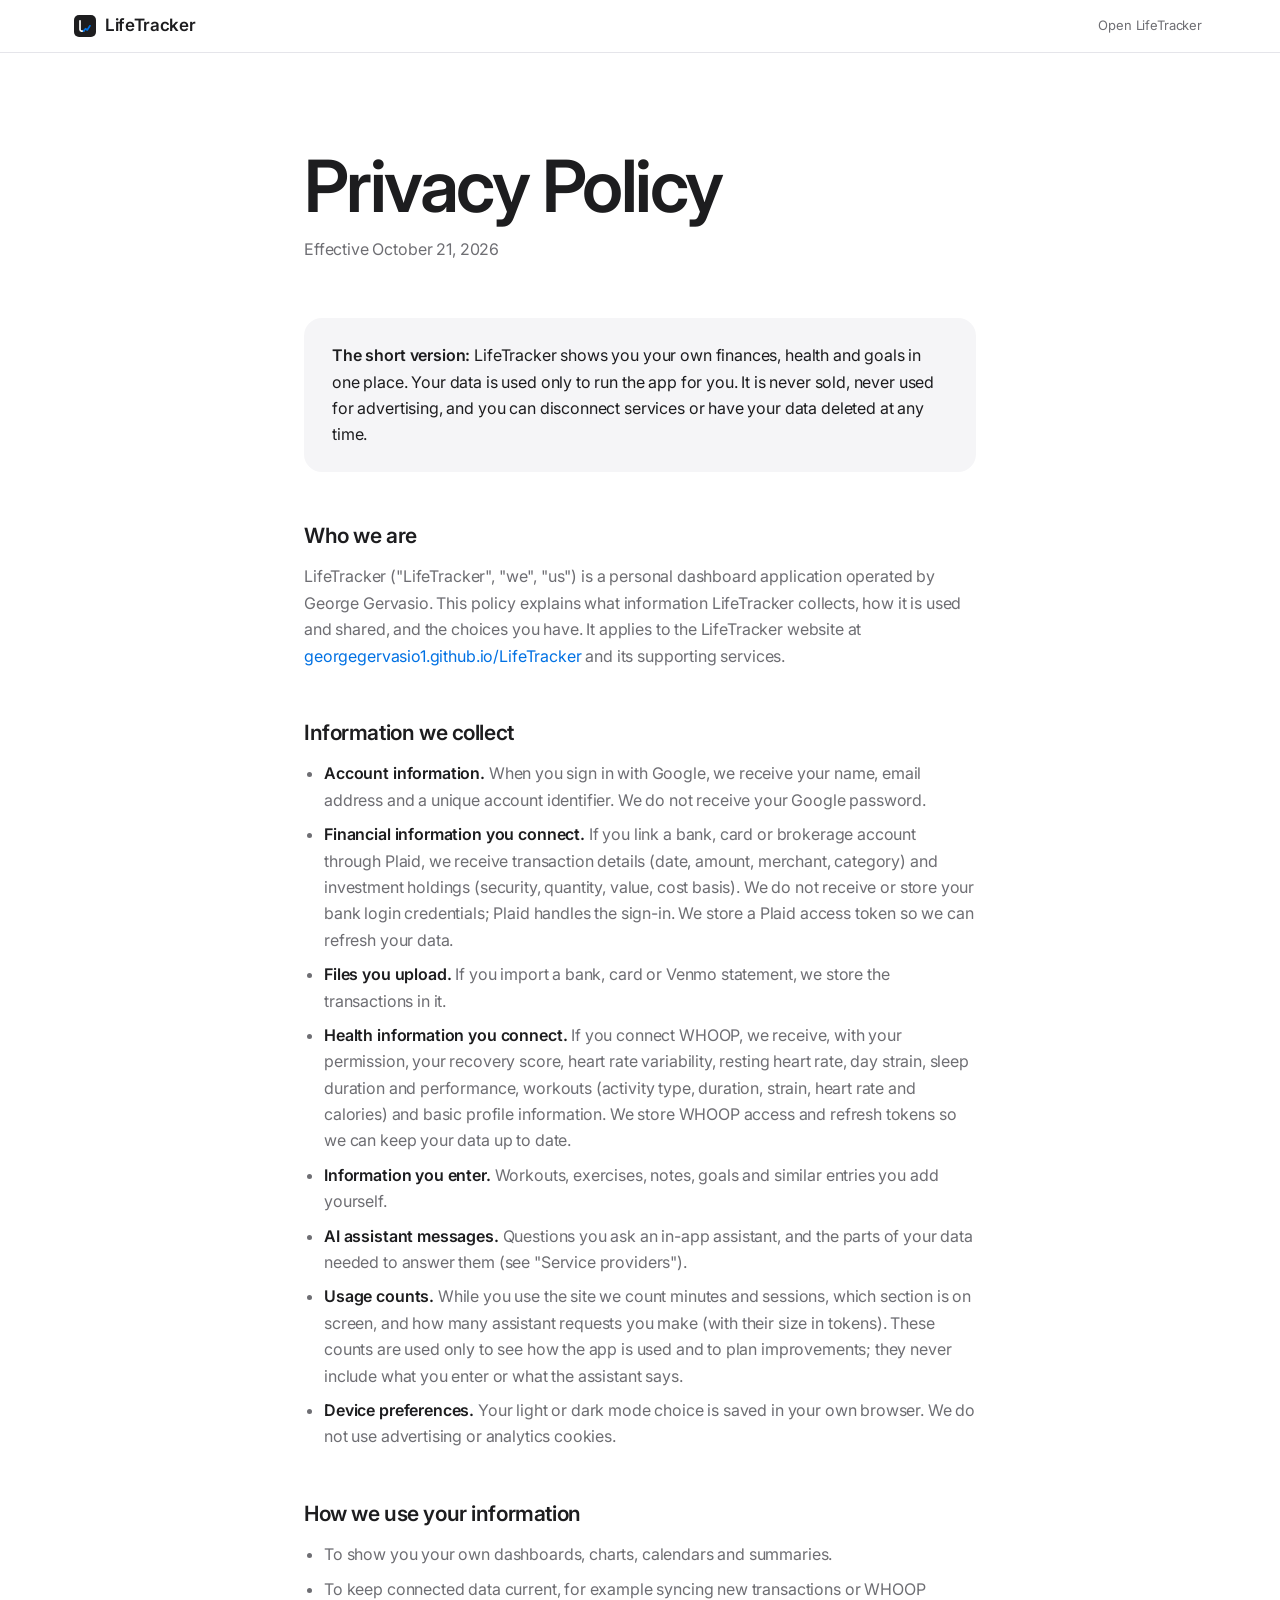
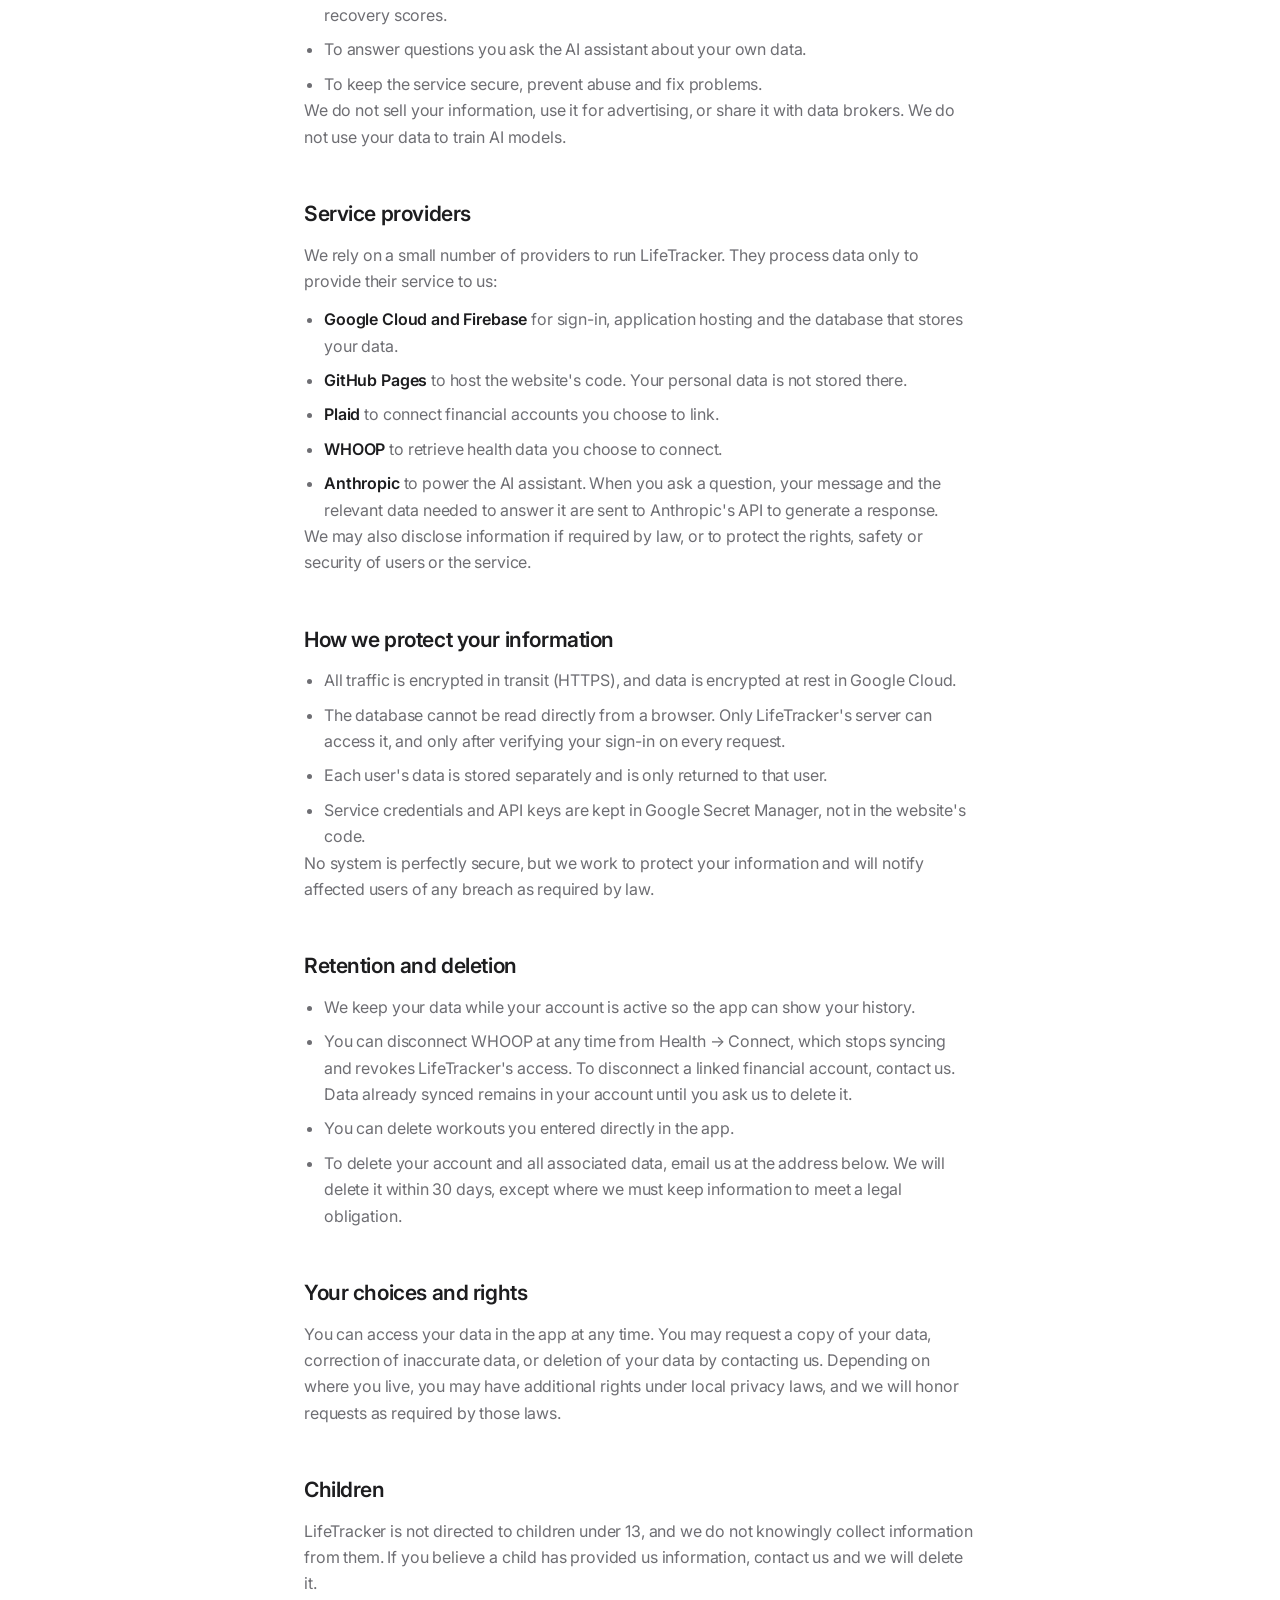
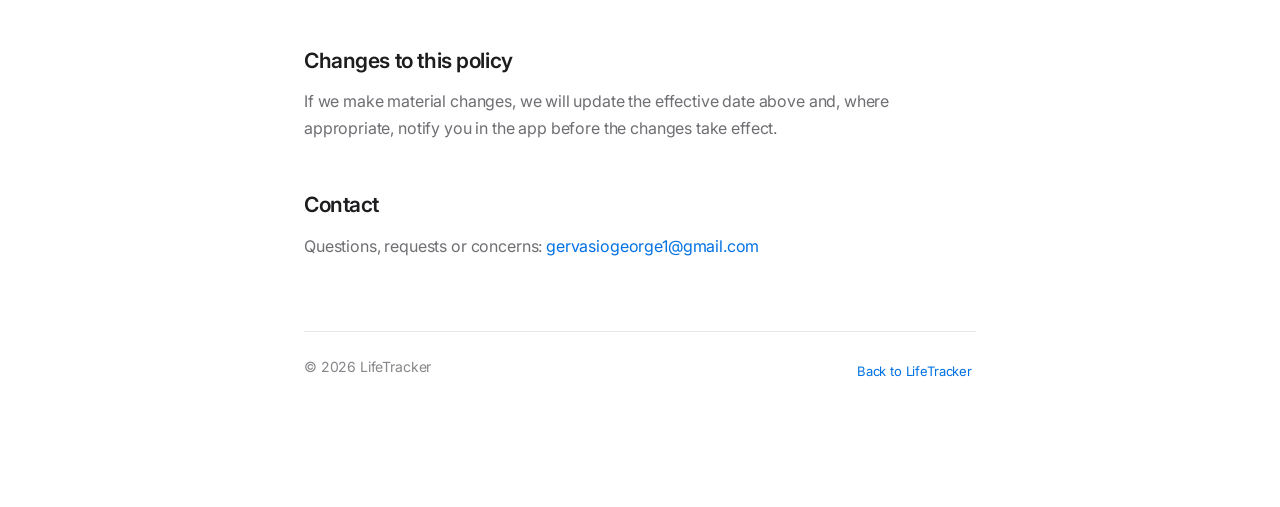
<file: frontend/privacy.html>
<!doctype html>
<html lang="en">
<head>
  <meta charset="utf-8" />
  <meta name="viewport" content="width=device-width, initial-scale=1" />
  <meta name="color-scheme" content="light dark" />
  <title>Privacy Policy · LifeTracker</title>
  <meta name="description" content="How LifeTracker collects, uses, stores and deletes your data." />
  <link rel="icon" href="favicon.svg" type="image/svg+xml" />
  <link rel="apple-touch-icon" href="apple-touch-icon.png" />
  <link rel="preconnect" href="https://fonts.googleapis.com" />
  <link href="https://fonts.googleapis.com/css2?family=Inter:wght@400;500;600;700&display=swap" rel="stylesheet" />
  <link rel="stylesheet" href="styles.css" />
  <script>try { const t = localStorage.getItem("lt-theme"); if (t) document.documentElement.dataset.theme = t; } catch {}</script>
  <style>
    .legal { max-width: 720px; margin: 0 auto; padding: 96px 24px 120px; }
    .legal h1 { margin-bottom: 12px; }
    .legal .updated { color: var(--text-2); margin-bottom: 56px; }
    .legal h2 { font-size: 21px; font-weight: 600; letter-spacing: -0.02em; margin: 48px 0 12px; }
    .legal p, .legal li { color: var(--text-2); font-size: 16px; line-height: 1.65; }
    .legal p + p { margin-top: 12px; }
    .legal ul { margin: 12px 0 0 20px; display: grid; gap: 8px; }
    .legal strong { color: var(--text); font-weight: 600; }
    .legal a { color: var(--accent); }
    .legal-summary { background: var(--bg-alt); border-radius: var(--radius); padding: 24px 28px; }
    .legal-summary p { color: var(--text); }
    .legal-foot { border-top: 1px solid var(--line); margin-top: 72px; padding-top: 24px; font-size: 14px; color: var(--text-3); display: flex; justify-content: space-between; gap: 16px; flex-wrap: wrap; }
  </style>
</head>
<body>
  <header class="topnav">
    <div class="topnav-inner">
      <a href="./" class="brand"><svg class="brand-mark" viewBox="0 0 512 512" aria-hidden="true"><rect width="512" height="512" rx="116" fill="currentColor"/><path d="M140 136V340a36 36 0 0 0 36 36h44" fill="none" stroke="var(--bg)" stroke-width="40" stroke-linecap="round"/><path d="M220 376l48-56 40 28 64-96" fill="none" stroke="var(--accent)" stroke-width="40" stroke-linecap="round" stroke-linejoin="round"/></svg>LifeTracker</a>
      <span style="flex:1"></span>
      <a href="./" class="text-btn">Open LifeTracker</a>
    </div>
  </header>

  <main class="legal">
    <h1 class="display">Privacy Policy</h1>
    <p class="updated">Effective October 21, 2026</p>

    <div class="legal-summary">
      <p><strong>The short version:</strong> LifeTracker shows you your own finances, health and goals in one place. Your data is used only to run the app for you. It is never sold, never used for advertising, and you can disconnect services or have your data deleted at any time.</p>
    </div>

    <h2>Who we are</h2>
    <p>LifeTracker ("LifeTracker", "we", "us") is a personal dashboard application operated by George Gervasio. This policy explains what information LifeTracker collects, how it is used and shared, and the choices you have. It applies to the LifeTracker website at <a href="https://georgegervasio1.github.io/LifeTracker/">georgegervasio1.github.io/LifeTracker</a> and its supporting services.</p>

    <h2>Information we collect</h2>
    <ul>
      <li><strong>Account information.</strong> When you sign in with Google, we receive your name, email address and a unique account identifier. We do not receive your Google password.</li>
      <li><strong>Financial information you connect.</strong> If you link a bank, card or brokerage account through Plaid, we receive transaction details (date, amount, merchant, category) and investment holdings (security, quantity, value, cost basis). We do not receive or store your bank login credentials; Plaid handles the sign-in. We store a Plaid access token so we can refresh your data.</li>
      <li><strong>Files you upload.</strong> If you import a bank, card or Venmo statement, we store the transactions in it.</li>
      <li><strong>Health information you connect.</strong> If you connect WHOOP, we receive, with your permission, your recovery score, heart rate variability, resting heart rate, day strain, sleep duration and performance, workouts (activity type, duration, strain, heart rate and calories) and basic profile information. We store WHOOP access and refresh tokens so we can keep your data up to date.</li>
      <li><strong>Information you enter.</strong> Workouts, exercises, notes, goals and similar entries you add yourself.</li>
      <li><strong>AI assistant messages.</strong> Questions you ask an in-app assistant, and the parts of your data needed to answer them (see "Service providers").</li>
      <li><strong>Usage counts.</strong> While you use the site we count minutes and sessions, which section is on screen, and how many assistant requests you make (with their size in tokens). These counts are used only to see how the app is used and to plan improvements; they never include what you enter or what the assistant says.</li>
      <li><strong>Device preferences.</strong> Your light or dark mode choice is saved in your own browser. We do not use advertising or analytics cookies.</li>
    </ul>

    <h2>How we use your information</h2>
    <ul>
      <li>To show you your own dashboards, charts, calendars and summaries.</li>
      <li>To keep connected data current, for example syncing new transactions or WHOOP recovery scores.</li>
      <li>To answer questions you ask the AI assistant about your own data.</li>
      <li>To keep the service secure, prevent abuse and fix problems.</li>
    </ul>
    <p>We do not sell your information, use it for advertising, or share it with data brokers. We do not use your data to train AI models.</p>

    <h2>Service providers</h2>
    <p>We rely on a small number of providers to run LifeTracker. They process data only to provide their service to us:</p>
    <ul>
      <li><strong>Google Cloud and Firebase</strong> for sign-in, application hosting and the database that stores your data.</li>
      <li><strong>GitHub Pages</strong> to host the website's code. Your personal data is not stored there.</li>
      <li><strong>Plaid</strong> to connect financial accounts you choose to link.</li>
      <li><strong>WHOOP</strong> to retrieve health data you choose to connect.</li>
      <li><strong>Anthropic</strong> to power the AI assistant. When you ask a question, your message and the relevant data needed to answer it are sent to Anthropic's API to generate a response.</li>
    </ul>
    <p>We may also disclose information if required by law, or to protect the rights, safety or security of users or the service.</p>

    <h2>How we protect your information</h2>
    <ul>
      <li>All traffic is encrypted in transit (HTTPS), and data is encrypted at rest in Google Cloud.</li>
      <li>The database cannot be read directly from a browser. Only LifeTracker's server can access it, and only after verifying your sign-in on every request.</li>
      <li>Each user's data is stored separately and is only returned to that user.</li>
      <li>Service credentials and API keys are kept in Google Secret Manager, not in the website's code.</li>
    </ul>
    <p>No system is perfectly secure, but we work to protect your information and will notify affected users of any breach as required by law.</p>

    <h2>Retention and deletion</h2>
    <ul>
      <li>We keep your data while your account is active so the app can show your history.</li>
      <li>You can disconnect WHOOP at any time from Health → Connect, which stops syncing and revokes LifeTracker's access. To disconnect a linked financial account, contact us. Data already synced remains in your account until you ask us to delete it.</li>
      <li>You can delete workouts you entered directly in the app.</li>
      <li>To delete your account and all associated data, email us at the address below. We will delete it within 30 days, except where we must keep information to meet a legal obligation.</li>
    </ul>

    <h2>Your choices and rights</h2>
    <p>You can access your data in the app at any time. You may request a copy of your data, correction of inaccurate data, or deletion of your data by contacting us. Depending on where you live, you may have additional rights under local privacy laws, and we will honor requests as required by those laws.</p>

    <h2>Children</h2>
    <p>LifeTracker is not directed to children under 13, and we do not knowingly collect information from them. If you believe a child has provided us information, contact us and we will delete it.</p>

    <h2>Changes to this policy</h2>
    <p>If we make material changes, we will update the effective date above and, where appropriate, notify you in the app before the changes take effect.</p>

    <h2>Contact</h2>
    <p>Questions, requests or concerns: <a href="mailto:gervasiogeorge1@gmail.com">gervasiogeorge1@gmail.com</a></p>

    <div class="legal-foot">
      <span>© 2026 LifeTracker</span>
      <a href="./" class="text-btn">Back to LifeTracker</a>
    </div>
  </main>
</body>
</html>
</file>
<file: frontend/styles.css>
/* LifeTracker design system — minimal, typographic, neutral with one accent. */

/* ── Tokens ─────────────────────────────────────────────────────────────── */
:root {
  --bg: #ffffff;
  --bg-alt: #f5f5f7;
  --surface: #ffffff;
  --surface-hover: #fafafa;
  --text: #1d1d1f;
  --text-2: #6e6e73;
  --text-3: #86868b;
  --line: #e5e5ea;
  --line-strong: #d2d2d7;
  --accent: #0071e3;
  --accent-hover: #0077ed;
  --accent-soft: rgba(0,113,227,.08);
  --pos: #1d8a4e;
  --warn: #c76b00;
  --exam: #7d3cd8;
  --neg: #d70015;
  --track: #ececf0;
  --nav-bg: rgba(255,255,255,.78);
  --shadow: 0 1px 2px rgba(0,0,0,.04), 0 8px 24px rgba(0,0,0,.04);
  --radius: 18px;
  --radius-sm: 12px;
  --font: -apple-system, BlinkMacSystemFont, "SF Pro Text", "Inter", "Helvetica Neue", Arial, sans-serif;
  --font-display: -apple-system, BlinkMacSystemFont, "SF Pro Display", "Inter", "Helvetica Neue", Arial, sans-serif;
  --ease: cubic-bezier(.25,.1,.25,1);
  --wrap: 1180px;
  color-scheme: light;
}
@media (prefers-color-scheme: dark) {
  :root:not([data-theme="light"]) {
    --bg: #000000; --bg-alt: #0b0b0c; --surface: #141416; --surface-hover: #1a1a1d;
    --text: #f5f5f7; --text-2: #a1a1a6; --text-3: #6e6e73;
    --line: #232326; --line-strong: #333337;
    --accent: #2997ff; --accent-hover: #47a6ff; --accent-soft: rgba(41,151,255,.12);
    --pos: #30d158; --neg: #ff453a; --track: #232326; --warn: #ff9f0a; --exam: #bf5af2;
    --nav-bg: rgba(0,0,0,.72); --shadow: none;
    color-scheme: dark;
  }
}
:root[data-theme="dark"] {
  --bg: #000000; --bg-alt: #0b0b0c; --surface: #141416; --surface-hover: #1a1a1d;
  --text: #f5f5f7; --text-2: #a1a1a6; --text-3: #6e6e73;
  --line: #232326; --line-strong: #333337;
  --accent: #2997ff; --accent-hover: #47a6ff; --accent-soft: rgba(41,151,255,.12);
  --pos: #30d158; --neg: #ff453a; --track: #232326; --warn: #ff9f0a; --exam: #bf5af2;
  --nav-bg: rgba(0,0,0,.72); --shadow: none;
  color-scheme: dark;
}

/* ── Base ───────────────────────────────────────────────────────────────── */
* { margin: 0; padding: 0; box-sizing: border-box; }
html { background: var(--bg); }
body {
  font-family: var(--font); font-size: 15px; line-height: 1.5; letter-spacing: -0.01em;
  background: var(--bg); color: var(--text); min-height: 100vh;
  -webkit-font-smoothing: antialiased; transition: background .3s var(--ease), color .3s var(--ease);
}
a { color: inherit; text-decoration: none; }
button { font: inherit; color: inherit; background: none; border: none; cursor: pointer; }
.hidden { display: none !important; }
.wrap { max-width: var(--wrap); margin: 0 auto; padding: 0 24px; }
::selection { background: var(--accent-soft); }

/* ── Type ───────────────────────────────────────────────────────────────── */
.display { font-family: var(--font-display); font-size: clamp(40px, 6.4vw, 72px); font-weight: 600; line-height: 1.04; letter-spacing: -0.035em; }
.title { font-family: var(--font-display); font-size: clamp(26px, 3vw, 34px); font-weight: 600; letter-spacing: -0.025em; line-height: 1.1; }
.eyebrow { font-size: 13px; font-weight: 500; color: var(--text-2); letter-spacing: .02em; margin-bottom: 14px; }
.lede { font-size: clamp(17px, 1.8vw, 21px); color: var(--text-2); line-height: 1.4; max-width: 560px; margin-top: 18px; letter-spacing: -0.015em; }
.lede-sm { font-size: 15px; color: var(--text-2); margin-top: 8px; }

/* ── Buttons & inputs ───────────────────────────────────────────────────── */
.btn { display: inline-flex; align-items: center; justify-content: center; gap: 8px; border-radius: 980px; font-weight: 500; font-size: 15px; padding: 10px 20px; transition: background .2s var(--ease), opacity .2s, transform .2s var(--ease); white-space: nowrap; }
.btn:active { transform: scale(.98); }
.btn:disabled { opacity: .45; cursor: default; }
.btn-primary { background: var(--accent); color: #fff; }
.btn-primary:hover:not(:disabled) { background: var(--accent-hover); }
.btn-secondary { background: var(--bg-alt); color: var(--text); border: 1px solid var(--line); }
.btn-secondary:hover:not(:disabled) { border-color: var(--line-strong); }
.btn-sm { padding: 6px 14px; font-size: 13px; }
.btn-lg { padding: 14px 28px; font-size: 17px; }
.text-btn { font-size: 13px; color: var(--text-2); padding: 6px 4px; transition: color .2s; }
.text-btn:hover { color: var(--text); }
.icon-btn { width: 34px; height: 34px; border-radius: 50%; display: inline-flex; align-items: center; justify-content: center; color: var(--text-2); transition: color .2s, background .2s; }
.icon-btn:hover { color: var(--text); background: var(--bg-alt); }
.input, .select { font: inherit; font-size: 14px; color: var(--text); background: var(--surface); border: 1px solid var(--line); border-radius: var(--radius-sm); padding: 10px 14px; transition: border-color .2s, box-shadow .2s; }
.select { padding: 6px 30px 6px 12px; border-radius: 980px; font-size: 13px; appearance: none; background-image: linear-gradient(45deg, transparent 50%, var(--text-2) 50%), linear-gradient(135deg, var(--text-2) 50%, transparent 50%); background-position: calc(100% - 15px) 52%, calc(100% - 11px) 52%; background-size: 4px 4px; background-repeat: no-repeat; cursor: pointer; }
.input:focus, .select:focus, textarea:focus { outline: none; border-color: var(--accent); box-shadow: 0 0 0 4px var(--accent-soft); }

/* ── Sign in ────────────────────────────────────────────────────────────── */
.login { min-height: 100vh; display: flex; align-items: center; padding: 48px 24px; background: var(--bg); }
.login-inner { max-width: var(--wrap); width: 100%; margin: 0 auto; }
.login-actions { display: flex; flex-wrap: wrap; gap: 12px; margin-top: 40px; }

/* ── Top nav ────────────────────────────────────────────────────────────── */
.topnav { position: sticky; top: 0; z-index: 50; background: var(--nav-bg); backdrop-filter: saturate(180%) blur(20px); -webkit-backdrop-filter: saturate(180%) blur(20px); border-bottom: 1px solid var(--line); }
.topnav-inner { max-width: var(--wrap); margin: 0 auto; padding: 0 24px; height: 52px; display: flex; align-items: center; gap: 32px; }
.brand { font-weight: 600; font-size: 17px; letter-spacing: -0.02em; }
.section-links { display: flex; gap: 28px; flex: 1; justify-content: center; }
.section-links a { font-size: 13px; color: var(--text-2); transition: color .2s; padding: 4px 0; position: relative; }
.section-links a:hover { color: var(--text); }
.section-links a.active { color: var(--text); }
.section-links a.active::after { content: ""; position: absolute; left: 0; right: 0; bottom: -15px; height: 1px; background: var(--text); }
.topnav-actions { display: flex; align-items: center; gap: 8px; }

/* ── Sub nav ────────────────────────────────────────────────────────────── */
.subnav { position: sticky; top: 52px; z-index: 40; background: var(--nav-bg); backdrop-filter: saturate(180%) blur(20px); -webkit-backdrop-filter: saturate(180%) blur(20px); border-bottom: 1px solid var(--line); }
.subnav-inner { max-width: var(--wrap); margin: 0 auto; padding: 0 24px; height: 52px; display: flex; align-items: center; gap: 28px; }
.subnav-title { font-family: var(--font-display); font-size: 21px; font-weight: 600; letter-spacing: -0.02em; }
.tabs { display: flex; gap: 22px; flex: 1; overflow-x: auto; scrollbar-width: none; }
.tabs::-webkit-scrollbar { display: none; }
.tabs a { font-size: 13px; color: var(--text-2); white-space: nowrap; padding: 4px 0; transition: color .2s; }
.tabs a:hover { color: var(--text); }
.tabs a.active { color: var(--accent); }
.tabs { --fade-l: 0px; --fade-r: 0px; -webkit-mask-image: linear-gradient(to right, transparent, #000 var(--fade-l), #000 calc(100% - var(--fade-r)), transparent); mask-image: linear-gradient(to right, transparent, #000 var(--fade-l), #000 calc(100% - var(--fade-r)), transparent); }
.tabs.more { --fade-r: 40px; }
.tabs.more-left { --fade-l: 40px; }
.subnav-actions { display: flex; align-items: center; gap: 10px; }

/* ── Routing ────────────────────────────────────────────────────────────── */
main { padding-bottom: 96px; }
.route, .panel { display: none; }
.route.active { display: block; animation: rise .5s var(--ease); }
.panel.active { display: block; animation: fade .35s var(--ease); padding-top: 40px; }

/* ── Home ───────────────────────────────────────────────────────────────── */
.home-hero { padding-top: 96px; padding-bottom: 56px; }
.home-grid { display: grid; grid-template-columns: repeat(2, 1fr); gap: 20px; }
.home-card { position: relative; display: flex; flex-direction: column; min-height: 300px; padding: 36px; border-radius: 24px; background: var(--bg-alt); overflow: hidden; transition: transform .45s var(--ease), background .3s; }
.home-card:hover { transform: translateY(-4px); }
.home-card-label { font-size: 15px; font-weight: 600; color: var(--text); }
.home-card-stat { font-family: var(--font-display); font-size: clamp(36px, 4.4vw, 56px); font-weight: 600; letter-spacing: -0.035em; line-height: 1.05; margin-top: auto; font-variant-numeric: tabular-nums; }
.home-card-stat small { display: block; font-family: var(--font); font-size: 15px; font-weight: 500; letter-spacing: -0.01em; color: var(--text-2); margin-top: 6px; }
.home-card-stat.muted-stat { font-size: clamp(22px, 2.2vw, 28px); color: var(--text-3); letter-spacing: -0.02em; }
.home-card-desc { color: var(--text-2); font-size: 15px; margin-top: 10px; }
.home-card-cta { position: absolute; top: 36px; right: 36px; font-size: 14px; color: var(--accent); opacity: 0; transform: translateX(-6px); transition: opacity .3s var(--ease), transform .3s var(--ease); }
.home-card:hover .home-card-cta { opacity: 1; transform: none; }

/* ── KPIs ───────────────────────────────────────────────────────────────── */
.kpis { display: grid; grid-template-columns: repeat(4, 1fr); border-top: 1px solid var(--line); border-bottom: 1px solid var(--line); margin-bottom: 40px; }
.kpi { display: flex; flex-direction: column; gap: 6px; padding: 28px 24px; border-right: 1px solid var(--line); }
.kpi:first-child { padding-left: 0; }
.kpi:last-child { border-right: none; }
.kpi-label { font-size: 13px; color: var(--text-2); }
.kpi-value { font-family: var(--font-display); font-size: clamp(28px, 3.2vw, 40px); font-weight: 600; letter-spacing: -0.03em; line-height: 1.1; font-variant-numeric: tabular-nums; }
.kpi-value.pos { color: var(--pos); } .kpi-value.neg { color: var(--neg); }
.kpi-sub { font-size: 12px; color: var(--text-3); }
.kpi-link { transition: background .2s; }
.kpi-link .kpi-sub { color: var(--accent); }
.kpi-link:hover .kpi-value { color: var(--accent); }

/* ── Cards ──────────────────────────────────────────────────────────────── */
.grid-2 { display: grid; grid-template-columns: 1fr 1fr; gap: 20px; }
.card { background: var(--surface); border: 1px solid var(--line); border-radius: var(--radius); padding: 28px; min-width: 0; box-shadow: var(--shadow); text-align: left; }
.card + .card, .grid-2 + .card { margin-top: 20px; }
.grid-2 > .card { margin-top: 0; }
.card-flush { padding: 0; overflow-x: auto; }
.card-head { display: flex; align-items: baseline; justify-content: space-between; gap: 12px; margin-bottom: 22px; }
.card-head.padded { padding: 24px 24px 0; margin-bottom: 8px; }
.card h3 { font-size: 17px; font-weight: 600; letter-spacing: -0.02em; }
.card p { color: var(--text-2); font-size: 14px; margin-top: 8px; }
.card-meta { font-size: 13px; color: var(--text-3); }
.card-action { cursor: pointer; transition: border-color .2s, transform .3s var(--ease); display: flex; flex-direction: column; }
.card-action:hover { border-color: var(--line-strong); transform: translateY(-2px); }
.link { color: var(--accent); font-size: 14px; margin-top: 20px; }

/* ── Bars ───────────────────────────────────────────────────────────────── */
.bar-row { display: grid; grid-template-columns: 140px 1fr 80px; align-items: center; gap: 14px; padding: 7px 0; }
.bar-label { font-size: 13px; color: var(--text); white-space: nowrap; overflow: hidden; text-overflow: ellipsis; }
.bar-track { height: 6px; background: var(--track); border-radius: 3px; overflow: hidden; }
.bar-fill { height: 100%; background: var(--accent); border-radius: 3px; transition: width .8s var(--ease); }
.bar-value { font-size: 13px; color: var(--text-2); text-align: right; font-variant-numeric: tabular-nums; }
.empty { padding: 28px 0; color: var(--text-3); font-size: 14px; text-align: center; }

/* ── Table ──────────────────────────────────────────────────────────────── */
.toolbar { display: flex; align-items: center; gap: 24px; margin-bottom: 20px; flex-wrap: wrap; }
.toolbar .input { flex: 1; min-width: 240px; }
.toolbar-stats { display: flex; gap: 20px; font-size: 13px; color: var(--text-2); }
.tx-more { display: block; margin: 12px auto 0; }
.toolbar-stats strong { color: var(--text); font-weight: 600; font-variant-numeric: tabular-nums; }
.table { width: 100%; border-collapse: collapse; font-size: 14px; }
.table th { text-align: left; font-size: 12px; font-weight: 500; color: var(--text-3); padding: 14px 24px; border-bottom: 1px solid var(--line); }
.table td { padding: 14px 24px; border-bottom: 1px solid var(--line); }
.table tbody tr:last-child td { border-bottom: none; }
.table tbody tr { transition: background .15s; }
.table tbody tr:hover { background: var(--surface-hover); }
.table .num { text-align: right; font-variant-numeric: tabular-nums; }
.table td.pos, .pos { color: var(--pos); }
.table td.neg, .neg { color: var(--neg); }
.tag { font-size: 12px; color: var(--text-2); }
.pending { font-size: 11px; color: var(--text-3); margin-left: 6px; }

/* ── Chat ───────────────────────────────────────────────────────────────── */
.chat { max-width: 760px; margin: 0 auto; display: flex; flex-direction: column; min-height: calc(100vh - 220px); }
.chat-intro { text-align: center; padding: 24px 0 32px; }
.chat-log { flex: 1; display: flex; flex-direction: column; gap: 22px; padding-bottom: 24px; }
.msg { max-width: 100%; animation: fade .3s var(--ease); }
.msg.user { align-self: flex-end; max-width: 80%; background: var(--bg-alt); padding: 10px 16px; border-radius: 20px; white-space: pre-wrap; }
.msg.assistant { align-self: stretch; line-height: 1.6; }
.msg.assistant p { margin-bottom: 10px; } .msg.assistant p:last-child { margin-bottom: 0; }
.msg.assistant ul, .msg.assistant ol { margin: 6px 0 10px 22px; }
.msg.assistant table { border-collapse: collapse; margin: 10px 0; font-size: 14px; }
.msg.assistant th, .msg.assistant td { border-bottom: 1px solid var(--line); padding: 8px 16px 8px 0; text-align: left; }
.msg.assistant th { color: var(--text-2); font-weight: 500; }
.msg.assistant code { background: var(--bg-alt); padding: 1px 6px; border-radius: 6px; font-size: 13px; }
.msg-meta { font-size: 12px; color: var(--text-3); margin-top: 8px; }
.msg.error { color: var(--neg); }
.typing { display: inline-flex; gap: 5px; padding: 6px 0; }
.typing span { width: 6px; height: 6px; border-radius: 50%; background: var(--text-3); animation: blink 1.2s infinite; }
.typing span:nth-child(2) { animation-delay: .15s; } .typing span:nth-child(3) { animation-delay: .3s; }
.chat-suggestions { display: flex; flex-wrap: wrap; gap: 8px; justify-content: center; margin-bottom: 16px; }
.chip { font-size: 13px; color: var(--text-2); border: 1px solid var(--line); border-radius: 980px; padding: 7px 14px; transition: border-color .2s, color .2s; }
.chip:hover { border-color: var(--line-strong); color: var(--text); }
.chat-composer { position: sticky; bottom: 20px; display: flex; align-items: flex-end; gap: 10px; background: var(--surface); border: 1px solid var(--line-strong); border-radius: 26px; padding: 8px 8px 8px 20px; box-shadow: 0 10px 30px rgba(0,0,0,.08); }
.chat-composer textarea { flex: 1; font: inherit; font-size: 15px; color: var(--text); background: transparent; border: none; resize: none; padding: 8px 0; max-height: 160px; line-height: 1.4; }
.chat-composer textarea:focus { box-shadow: none; }

/* ── Accounts ───────────────────────────────────────────────────────────── */
.upload { max-width: 640px; }
.dropzone { display: block; margin: 20px 0 16px; padding: 28px; border: 1px dashed var(--line-strong); border-radius: var(--radius-sm); text-align: center; color: var(--text-2); font-size: 14px; cursor: pointer; transition: border-color .2s, background .2s; }
.dropzone:hover { border-color: var(--accent); background: var(--accent-soft); }
.dropzone input { display: none; }

/* ── Placeholders ───────────────────────────────────────────────────────── */
.placeholder { padding-top: 120px; }
.feature-list { list-style: none; display: grid; grid-template-columns: repeat(2, 1fr); gap: 0 48px; margin-top: 72px; border-top: 1px solid var(--line); max-width: 860px; }
.feature-list li { display: flex; flex-direction: column; gap: 4px; padding: 24px 0; border-bottom: 1px solid var(--line); }
.feature-list strong { font-weight: 600; font-size: 17px; letter-spacing: -0.015em; }
.feature-list span { color: var(--text-2); font-size: 15px; }

/* ── Toast ──────────────────────────────────────────────────────────────── */
.toast { position: fixed; left: 50%; bottom: 28px; z-index: 100; transform: translate(-50%, 12px); opacity: 0; pointer-events: none; background: var(--text); color: var(--bg); font-size: 14px; padding: 12px 20px; border-radius: 980px; transition: opacity .3s var(--ease), transform .3s var(--ease); max-width: calc(100% - 32px); }
.toast.show { opacity: 1; transform: translate(-50%, 0); }

/* ── Motion ─────────────────────────────────────────────────────────────── */
@keyframes rise { from { opacity: 0; transform: translateY(14px); } to { opacity: 1; transform: none; } }
@keyframes fade { from { opacity: 0; } to { opacity: 1; } }
@keyframes blink { 0%,80%,100% { opacity: .25; } 40% { opacity: 1; } }
@media (prefers-reduced-motion: reduce) { *, *::before, *::after { animation: none !important; transition: none !important; } }

/* ── Responsive ─────────────────────────────────────────────────────────── */
@media (max-width: 900px) {
  .grid-2 { grid-template-columns: 1fr; }
  .kpis { grid-template-columns: repeat(2, 1fr); }
  .kpi { padding: 22px 16px; }
  .kpi:nth-child(2) { border-right: none; }
  .kpi:nth-child(odd) { padding-left: 0; }
  .kpi:nth-child(-n+2) { border-bottom: 1px solid var(--line); }
}
@media (max-width: 760px) {
  .wrap, .topnav-inner, .subnav-inner { padding-left: 16px; padding-right: 16px; }
  .topnav { backdrop-filter: none; -webkit-backdrop-filter: none; background: var(--bg); }
  .topnav-inner { gap: 12px; }
  .section-links { position: fixed; left: 0; right: 0; bottom: 0; z-index: 60; justify-content: space-around; gap: 0; padding: 10px 0 calc(10px + env(safe-area-inset-bottom)); background: var(--nav-bg); backdrop-filter: saturate(180%) blur(20px); -webkit-backdrop-filter: saturate(180%) blur(20px); border-top: 1px solid var(--line); }
  .section-links a { font-size: 12px; }
  .section-links a.active::after { display: none; }
  .section-links a.active { color: var(--accent); }
  .brand { flex: 1; }
  .subnav-inner { height: auto; flex-wrap: wrap; gap: 4px 16px; padding-top: 10px; padding-bottom: 10px; }
  .subnav-title { font-size: 19px; flex: 1; }
  .tabs { order: 3; flex-basis: 100%; }
  main { padding-bottom: 120px; }
  .home-hero { padding-top: 56px; padding-bottom: 32px; }
  .home-grid { grid-template-columns: 1fr; gap: 12px; }
  .home-card { min-height: 200px; padding: 28px; }
  .home-card-cta { display: none; }
  .placeholder { padding-top: 64px; }
  .feature-list { grid-template-columns: 1fr; margin-top: 48px; }
  .bar-row { grid-template-columns: 100px 1fr 64px; gap: 10px; }
  .card { padding: 22px; }
  .card-flush { padding: 0; }
  .table th, .table td { padding: 12px 16px; }
  .chat-composer { bottom: 84px; }
  .toast { bottom: 90px; }
}
.input-block { display: block; width: 100%; margin-bottom: 16px; }
.upload + .upload { margin-top: 20px; }

/* ── Health ─────────────────────────────────────────────────────────────── */
:root { --rec-green: #16a34a; --rec-yellow: #d4a106; --rec-red: #dc2626; }
:root[data-theme="dark"] { --rec-green: #30d158; --rec-yellow: #ffd60a; --rec-red: #ff453a; }
@media (prefers-color-scheme: dark) { :root:not([data-theme="light"]) { --rec-green: #30d158; --rec-yellow: #ffd60a; --rec-red: #ff453a; } }
.dot { display: inline-block; width: 8px; height: 8px; border-radius: 50%; }
.dot.rec-green { background: var(--rec-green); } .dot.rec-yellow { background: var(--rec-yellow); } .dot.rec-red { background: var(--rec-red); }
.kpi-value.rec-green-text { color: var(--rec-green); } .kpi-value.rec-yellow-text { color: var(--rec-yellow); } .kpi-value.rec-red-text { color: var(--rec-red); }

.empty-state { text-align: center; padding: 56px 28px; margin-bottom: 20px; }
.empty-state p { max-width: 480px; margin: 10px auto 24px; }

.grid-workouts { display: grid; grid-template-columns: minmax(320px, 420px) 1fr; gap: 20px; align-items: start; }
.workout-form { display: flex; flex-direction: column; gap: 14px; }
.workout-form h3 { margin-bottom: 4px; }
.workout-form label { display: flex; flex-direction: column; gap: 6px; font-size: 13px; color: var(--text-2); }
.workout-form textarea { resize: vertical; font: inherit; }
.form-row { display: grid; grid-template-columns: 1fr 1fr; gap: 12px; }
.exercise-head { display: flex; justify-content: space-between; align-items: center; font-size: 13px; color: var(--text-2); margin-top: 4px; }
.exercise-head .text-btn { color: var(--accent); }
.exercise-row { display: grid; grid-template-columns: minmax(0, 1fr) 62px 62px 66px 24px; gap: 6px; align-items: center; }
.exercise-row .input { padding: 8px 8px; min-width: 0; font-size: 13px; }
.exercise-row .icon-btn { width: 24px; height: 24px; }
.grid-workouts > .card { margin-top: 0; }
.workout-form .btn { align-self: flex-start; margin-top: 6px; }

.workout-list { padding: 0 24px 8px; }
.workout-item { display: flex; gap: 18px; align-items: flex-start; padding: 16px 0; border-bottom: 1px solid var(--line); }
.workout-item:last-child { border-bottom: none; }
.workout-date { width: 56px; flex-shrink: 0; font-size: 13px; color: var(--text-2); padding-top: 2px; font-variant-numeric: tabular-nums; }
.workout-main { flex: 1; min-width: 0; }
.workout-title { font-weight: 600; letter-spacing: -0.01em; }
.workout-meta { font-size: 13px; color: var(--text-2); margin-top: 2px; }
.workout-ex { font-size: 13px; color: var(--text-3); margin-top: 4px; }
.source-tag { font-size: 10px; font-weight: 600; letter-spacing: .06em; color: var(--text-3); border: 1px solid var(--line); border-radius: 6px; padding: 1px 6px; margin-left: 8px; vertical-align: 2px; }

.cal-head { display: flex; align-items: center; justify-content: space-between; gap: 16px; margin-bottom: 10px; }
.cal-nav { display: flex; gap: 8px; }
.cal-legend { display: flex; gap: 18px; font-size: 12px; color: var(--text-3); margin-bottom: 18px; }
.cal-legend span { display: inline-flex; align-items: center; gap: 6px; }
.calendar { display: grid; grid-template-columns: repeat(7, 1fr); border-top: 1px solid var(--line); border-left: 1px solid var(--line); }
.cal-dow { font-size: 12px; color: var(--text-3); padding: 10px 12px; border-right: 1px solid var(--line); border-bottom: 1px solid var(--line); }
.cal-cell { min-height: 112px; padding: 10px 12px; border-right: 1px solid var(--line); border-bottom: 1px solid var(--line); display: flex; flex-direction: column; gap: 6px; text-align: left; transition: background .15s; min-width: 0; }
.cal-cell:not(.cal-pad):hover { background: var(--surface-hover); }
.cal-pad { background: var(--bg-alt); }
.cal-num { font-size: 13px; font-weight: 500; color: var(--text-2); font-variant-numeric: tabular-nums; }
.cal-cell.today .cal-num { color: #fff; background: var(--accent); border-radius: 980px; padding: 1px 8px; align-self: flex-start; }
.cal-rec { font-size: 11px; color: var(--text-3); display: inline-flex; align-items: center; gap: 5px; }
.cal-workouts { display: flex; flex-direction: column; gap: 3px; min-width: 0; }
.cal-chip { font-size: 11px; font-weight: 500; color: var(--accent); background: var(--accent-soft); border-radius: 6px; padding: 2px 6px; white-space: nowrap; overflow: hidden; text-overflow: ellipsis; }
.cal-more { font-size: 11px; color: var(--text-3); }
.cal-detail { margin-top: 20px; }
.cal-detail h3 { margin-bottom: 4px; }

.connect-card { display: flex; align-items: center; justify-content: space-between; gap: 24px; flex-wrap: wrap; }
.connect-actions { display: flex; align-items: center; gap: 12px; }
.muted-card { opacity: .7; }

@media (max-width: 900px) { .grid-workouts { grid-template-columns: 1fr; } }
@media (max-width: 760px) {
  .cal-cell { min-height: 64px; padding: 6px; }
  .cal-dow { padding: 8px 6px; font-size: 11px; }
  .cal-rec { font-size: 0; } .cal-rec .dot { width: 6px; height: 6px; }
  .cal-chip { font-size: 0; height: 4px; padding: 0; background: var(--accent); }
  .cal-legend { flex-wrap: wrap; gap: 10px; }
}

/* ── Brand mark ─────────────────────────────────────────────────────────── */
.brand { display: inline-flex; align-items: center; gap: 9px; }
.brand-mark { width: 22px; height: 22px; color: var(--text); flex-shrink: 0; }
.login-brand { display: inline-flex; align-items: center; gap: 10px; font-weight: 600; color: var(--text); }
.login-brand .brand-mark { width: 28px; height: 28px; }
.login-legal { margin-top: 18px; font-size: 13px; color: var(--text-3); }
.login-legal a { color: var(--text-2); text-decoration: underline; text-underline-offset: 2px; }

/* ── Education ──────────────────────────────────────────────────────────── */
.edu-school { margin-bottom: 20px; }
.hint { font-size: 13px; color: var(--text-3); margin: 14px 0; }
.link-sm { font-size: 13px; color: var(--accent); }
.pill { display: inline-block; font-size: 11px; font-weight: 600; letter-spacing: .02em; border-radius: 980px; padding: 3px 9px; white-space: nowrap; }
.pill-met { background: color-mix(in srgb, var(--pos) 14%, transparent); color: var(--pos); }
.pill-on_track { background: var(--accent-soft); color: var(--accent); }
.pill-missing { background: color-mix(in srgb, var(--neg) 12%, transparent); color: var(--neg); }
.audit-mini { display: flex; align-items: center; gap: 12px; padding: 7px 0; font-size: 14px; }
.audit-mini .pill { min-width: 70px; text-align: center; }
.mini-stats { display: flex; gap: 18px; flex-wrap: wrap; font-size: 13px; color: var(--text-2); margin-bottom: 10px; }
.mini-stats strong { color: var(--text); }
.mini-stats .neg strong, .mini-stats .neg { color: var(--neg); }
.mini-row { display: flex; justify-content: space-between; gap: 16px; padding: 9px 0; border-bottom: 1px solid var(--line); font-size: 14px; }
.mini-row:last-child { border-bottom: none; }
.honors-target { font-size: 15px; margin-bottom: 4px; }
.honors-target .pos { color: var(--pos); } .honors-target .neg { color: var(--neg); }

.solver { margin-bottom: 8px; display: grid; grid-template-columns: auto 1fr; gap: 28px; align-items: start; }
.solver-target { display: flex; flex-direction: column; gap: 8px; font-size: 13px; color: var(--text-2); }
.solver-target .input { width: 120px; font-size: 22px; font-weight: 600; letter-spacing: -0.02em; padding: 8px 12px; }
.solver-stats { display: flex; gap: 36px; flex-wrap: wrap; margin-bottom: 10px; }
.solver-stats div { display: flex; flex-direction: column; gap: 2px; }
.solver-stats strong { font-family: var(--font-display); font-size: 30px; font-weight: 600; letter-spacing: -0.03em; font-variant-numeric: tabular-nums; }
.solver-stats .pos { color: var(--pos); } .solver-stats .neg { color: var(--neg); }
.solver-text { color: var(--text-2); margin: 6px 0; max-width: 680px; }
.solver-text strong { color: var(--text); }
.term-card { margin-top: 20px; }
.grade-select { padding: 5px 26px 5px 10px; min-width: 76px; }
.seg { font-size: 12px; border: 1px solid var(--line); border-radius: 980px; padding: 4px 10px; color: var(--text-2); }
.seg-on { background: var(--text); color: var(--bg); border-color: var(--text); }
tr.dirty td { background: var(--accent-soft); }
.savebar { position: sticky; bottom: 20px; margin: 24px auto 0; max-width: 460px; display: flex; align-items: center; gap: 14px; background: var(--surface); border: 1px solid var(--line-strong); border-radius: 980px; padding: 8px 8px 8px 22px; box-shadow: 0 10px 30px rgba(0,0,0,.12); font-size: 14px; }
.savebar span { flex: 1; }

.audit-head { margin-bottom: 28px; max-width: 760px; }
.audit-list { border-top: 1px solid var(--line); }
.audit-row { padding: 24px 0; border-bottom: 1px solid var(--line); }
.audit-title { display: flex; align-items: center; gap: 14px; margin-bottom: 10px; }
.audit-title h3 { font-size: 17px; font-weight: 600; letter-spacing: -0.015em; }
.audit-title .pill { min-width: 74px; text-align: center; }
.stack-bar { display: flex; height: 8px; background: var(--track); border-radius: 4px; overflow: hidden; max-width: 720px; }
.stack-bar span { display: block; height: 100%; }
.seg-done { background: var(--accent); } .seg-prog { background: color-mix(in srgb, var(--accent) 55%, transparent); } .seg-plan { background: color-mix(in srgb, var(--accent) 25%, transparent); }
.stack-legend { display: flex; gap: 18px; flex-wrap: wrap; font-size: 13px; color: var(--text-2); margin-top: 8px; }
.stack-legend span { display: inline-flex; align-items: center; gap: 6px; }
.lg { width: 10px; height: 10px; border-radius: 3px; display: inline-block; }
.lg-done { background: var(--accent); } .lg-prog { background: color-mix(in srgb, var(--accent) 55%, transparent); } .lg-plan { background: color-mix(in srgb, var(--accent) 25%, transparent); }
.audit-courses { font-size: 14px; color: var(--text-2); margin-top: 6px; }

.planner-head { display: flex; align-items: center; gap: 20px; flex-wrap: wrap; margin-bottom: 14px; }
.planner-stats { display: flex; gap: 20px; flex-wrap: wrap; font-size: 14px; color: var(--text-2); flex: 1; }
.planner-stats strong { color: var(--text); }
.planner-stats .pos { color: var(--pos); } .planner-stats .neg { color: var(--neg); }
.planner-alerts { display: grid; gap: 8px; margin-bottom: 18px; }
.alert { font-size: 14px; padding: 10px 14px; border-radius: var(--radius-sm); background: var(--bg-alt); color: var(--text-2); }
.alert-bad { background: color-mix(in srgb, var(--neg) 10%, transparent); color: var(--neg); }
.board { display: grid; grid-auto-flow: column; grid-auto-columns: minmax(250px, 1fr); gap: 16px; overflow-x: auto; padding-bottom: 8px; align-items: start; }
.board-col { background: var(--bg-alt); border-radius: var(--radius); padding: 12px; display: flex; flex-direction: column; gap: 10px; min-width: 0; }
.board-col-head { display: flex; justify-content: space-between; align-items: center; font-size: 13px; font-weight: 600; padding: 4px 4px 2px; }
.course-card { background: var(--surface); border: 1px solid var(--line); border-radius: 14px; padding: 14px; cursor: pointer; transition: border-color .2s, transform .2s var(--ease); display: flex; flex-direction: column; gap: 5px; }
.course-card:hover { border-color: var(--line-strong); transform: translateY(-1px); }
.course-card.has-conflict { border-color: var(--neg); }
.course-top { display: flex; gap: 6px; flex-wrap: wrap; }
.course-top:empty { display: none; }
.prio, .req-tag { font-size: 10px; font-weight: 600; letter-spacing: .04em; text-transform: uppercase; border-radius: 6px; padding: 2px 7px; }
.prio-3 { background: var(--text); color: var(--bg); } .prio-2 { background: var(--accent-soft); color: var(--accent); } .prio-1 { border: 1px solid var(--line-strong); color: var(--text-2); }
.req-tag { border: 1px solid var(--line); color: var(--text-3); }
.course-title { font-weight: 600; font-size: 14px; letter-spacing: -0.01em; line-height: 1.3; }
.course-meta { font-size: 12px; color: var(--text-2); }
.course-note { font-size: 12px; color: var(--text-3); line-height: 1.4; }
.status-select { margin-top: 6px; font-size: 12px; padding: 4px 26px 4px 10px; align-self: flex-start; }
.empty.small { padding: 14px 0; font-size: 13px; }

.dialog { margin: auto; border: none; border-radius: 22px; padding: 0; background: var(--surface); color: var(--text); width: min(640px, calc(100% - 32px)); box-shadow: 0 30px 80px rgba(0,0,0,.25); }
.dialog::backdrop { background: rgba(0,0,0,.35); backdrop-filter: blur(4px); }
.dialog-form { display: grid; grid-template-columns: 1fr 1fr; gap: 12px 14px; padding: 28px; max-height: calc(100vh - 64px); overflow-y: auto; }
.dialog-form h3 { grid-column: 1 / -1; font-size: 21px; letter-spacing: -0.02em; margin-bottom: 4px; }
.dialog-form label { display: flex; flex-direction: column; gap: 5px; font-size: 12px; color: var(--text-2); }
.dialog-form label.check { flex-direction: row; align-items: center; gap: 8px; font-size: 13px; color: var(--text); }
.dialog-form .span-2 { grid-column: 1 / -1; }
.dialog-form textarea { resize: vertical; font: inherit; }
.tags-field { border: 1px solid var(--line); border-radius: var(--radius-sm); padding: 10px 14px 12px; display: grid; grid-template-columns: 1fr 1fr; gap: 8px; }
.tags-field legend { font-size: 12px; color: var(--text-2); padding: 0 6px; }
.input.mini { width: 64px; padding: 4px 8px; }
.dialog-actions { display: flex; align-items: center; gap: 10px; margin-top: 6px; }
.text-btn.danger { color: var(--neg); }
@media (max-width: 760px) {
  .solver { grid-template-columns: 1fr; gap: 16px; }
  .board { grid-auto-flow: row; grid-auto-columns: auto; }
  .dialog-form, .tags-field { grid-template-columns: 1fr; }
}

.grade-table { table-layout: fixed; }
.grade-table col.c-cr { width: 90px; } .grade-table col.c-gr { width: 130px; } .grade-table col.c-ty { width: 130px; } .grade-table col.c-ed { width: 80px; }
.grade-table td:first-child { overflow: hidden; text-overflow: ellipsis; white-space: nowrap; }
@media (max-width: 760px) {
  .grade-table col.c-cr { width: 30px; } .grade-table col.c-gr { width: 78px; } .grade-table col.c-ty { width: 0; } .grade-table col.c-ed { width: 44px; }
  .grade-table th:nth-child(4), .grade-table td:nth-child(4) { padding: 0; font-size: 0; }   /* keep the cell so Edit stays in its column */
  .grade-table td:nth-child(4) .seg { display: none; }
  .grade-table th, .grade-table td { padding: 12px 6px; }
  .grade-table th:first-child, .grade-table td:first-child { padding-left: 16px; }
  .grade-table th:last-child, .grade-table td:last-child { padding-right: 16px; }
  .grade-table th:nth-child(2) { font-size: 0; }
  .grade-table th:nth-child(2)::after { content: "Cr"; font-size: 12px; }
  .grade-table td:first-child { white-space: normal; overflow-wrap: break-word; line-height: 1.3; }
  .grade-table .gt-type { display: block; }
}
.gt-type { display: none; margin-top: 2px; padding: 0; border: 0; background: none; font: inherit; font-size: 12px; color: var(--text-2); cursor: pointer; }

.mini-row .tag { white-space: nowrap; flex-shrink: 0; }

/* ── Training: planner ───────────────────────────────────────────────────── */
:root { --done: #34c759; --done-soft: rgba(52,199,89,.12); }
.no-scroll { overflow: hidden; }
.plan-head { display: flex; align-items: flex-end; gap: 24px; flex-wrap: wrap; margin-bottom: 20px; }
.plan-head > div:first-child { flex: 1; min-width: 240px; }
.plan-head .eyebrow { margin-bottom: 8px; }
.plan-weeks { display: flex; gap: 6px; flex-wrap: wrap; }
.week-tab { position: relative; font-size: 14px; font-weight: 500; padding: 7px 14px; border-radius: 980px; border: 1px solid var(--line); color: var(--text-2); transition: all .2s; }
.week-tab.active { background: var(--text); color: var(--bg); border-color: var(--text); }
.now-dot { position: absolute; top: 4px; right: 5px; width: 6px; height: 6px; border-radius: 50%; background: var(--accent); }
.plan-maxes { display: flex; gap: 10px; }
.plan-maxes label { display: flex; flex-direction: column; gap: 4px; font-size: 12px; color: var(--text-2); }
.plan-maxes .input { width: 104px; }
.resume-banner { display: flex; align-items: center; justify-content: space-between; gap: 12px; background: var(--done-soft); color: var(--text); border-radius: var(--radius-sm); padding: 10px 10px 10px 16px; margin-bottom: 16px; font-size: 14px; font-weight: 500; }
.plan-board { display: grid; grid-template-columns: repeat(7, minmax(132px, 1fr)); gap: 10px; overflow-x: auto; padding-bottom: 10px; align-items: stretch; }
.day-col { background: var(--bg-alt); border-radius: var(--radius); padding: 10px; display: flex; flex-direction: column; gap: 8px; min-height: 240px; }
.day-col.today { box-shadow: inset 0 0 0 2px var(--accent); }
.plan-tray { margin-top: 14px; border: 1px dashed var(--line-strong); border-radius: var(--radius); padding: 10px; }
.tray-drop { flex-direction: row; flex-wrap: wrap; min-height: 56px; }
.tray-drop .w-card { width: 200px; }
.day-head { display: flex; justify-content: space-between; align-items: center; font-size: 13px; font-weight: 600; padding: 4px 6px; }
.day-drop { display: flex; flex-direction: column; gap: 8px; min-height: 60px; flex: 1; }
.add-workout { font-size: 13px; color: var(--accent); padding: 8px; border-radius: 10px; text-align: left; transition: background .2s; }
.add-workout:hover { background: var(--accent-soft); }
.w-card { background: var(--surface); border: 1px solid var(--line); border-radius: 14px; padding: 10px; display: flex; flex-direction: column; gap: 6px; box-shadow: var(--shadow); }
.w-card.is-cardio { border-left: 3px solid var(--accent); }
.w-card-head { display: flex; align-items: center; gap: 6px; cursor: grab; }
.drag { color: var(--text-3); font-size: 12px; letter-spacing: -2px; cursor: grab; user-select: none; }
.w-name { font-weight: 600; font-size: 14px; flex: 1; text-align: left; letter-spacing: -0.01em; }
.w-count { font-size: 11px; color: var(--text-3); white-space: nowrap; }
.w-ex-list { display: flex; flex-direction: column; gap: 2px; border-top: 1px solid var(--line); padding-top: 6px; }
.w-ex { display: flex; align-items: center; gap: 6px; padding: 4px 0; font-size: 13px; }
.w-ex-name { flex: 1; min-width: 0; line-height: 1.25; }
.w-ex-name small { display: block; font-size: 11px; color: var(--text-3); }
.icon-btn.sm { width: 24px; height: 24px; font-size: 15px; }
.w-actions { display: flex; flex-wrap: wrap; gap: 4px 10px; padding-top: 4px; }
.text-btn.accent { color: var(--accent); }
.w-start { align-self: flex-start; }
.drag-ghost { opacity: .4; }
.plan-foot { display: flex; justify-content: space-between; align-items: center; margin-top: 10px; }
.pick-grid { display: flex; flex-wrap: wrap; gap: 8px; }
.pick { font-size: 14px; padding: 9px 14px; border-radius: 980px; border: 1px solid var(--line-strong); transition: all .15s; }
.pick:hover { border-color: var(--accent); color: var(--accent); }
.pick-label { font-size: 12px; font-weight: 600; color: var(--text-2); text-transform: uppercase; letter-spacing: .04em; margin: 12px 0 6px; }
.dialog-tall .dialog-form { min-height: min(640px, calc(100vh - 64px)); }
.picker { display: flex; flex-direction: column; gap: 10px; }
.ep-filters { display: flex; flex-wrap: wrap; gap: 6px; }
.chip-on { background: var(--text); color: var(--bg); border-color: var(--text); }
.ep-list { flex: 1; overflow-y: auto; max-height: 46vh; border-top: 1px solid var(--line); border-bottom: 1px solid var(--line); padding: 4px 2px; }
.ep-row { display: flex; align-items: center; gap: 10px; padding: 8px 4px; font-size: 14px; border-radius: 8px; cursor: pointer; }
.ep-row:hover { background: var(--surface-hover); }
.ep-row span { flex: 1; } .ep-row small { color: var(--text-3); font-size: 12px; }
.ep-custom summary { font-size: 13px; color: var(--accent); cursor: pointer; }
.ep-custom-row { display: grid; grid-template-columns: 1fr 120px 120px auto; gap: 8px; margin-top: 8px; }

/* ── Training: live session ───────────────────────────────────────────────── */
.session { position: fixed; inset: 0; z-index: 300; background: var(--bg); overflow-y: auto; animation: rise .35s var(--ease); }
.session-bar { position: sticky; top: 0; z-index: 2; display: flex; align-items: center; gap: 12px; padding: 12px max(16px, calc(50% - 360px)); background: var(--nav-bg); backdrop-filter: saturate(180%) blur(20px); -webkit-backdrop-filter: saturate(180%) blur(20px); border-bottom: 1px solid var(--line); }
.session-clock { font-family: var(--font-display); font-size: 17px; font-weight: 600; font-variant-numeric: tabular-nums; background: var(--bg-alt); padding: 6px 14px; border-radius: 10px; }
.btn-finish { background: var(--done); color: #fff; font-weight: 600; padding: 8px 20px; }
.btn-finish:hover:not(:disabled) { filter: brightness(1.05); }
.session-body { max-width: 720px; margin: 0 auto; padding: 24px 16px 120px; display: flex; flex-direction: column; gap: 14px; }
.session-name { font-family: var(--font-display); font-size: 34px; font-weight: 600; letter-spacing: -0.03em; border: none; background: none; color: var(--text); padding: 0; }
.session-name:focus { outline: none; box-shadow: none; }
.session-meta { color: var(--text-2); font-size: 14px; margin-top: -8px; }
.warmup { background: var(--bg-alt); border-radius: var(--radius-sm); padding: 12px 16px; }
.warmup summary { font-weight: 600; font-size: 14px; cursor: pointer; }
.warmup .check { display: flex; gap: 10px; align-items: flex-start; font-size: 14px; padding: 6px 0; color: var(--text-2); }
.s-ex { padding: 16px 0 6px; border-top: 1px solid var(--line); }
.s-ex-head { display: flex; align-items: center; justify-content: space-between; }
.s-ex-name { font-size: 18px; font-weight: 600; color: var(--accent); text-align: left; letter-spacing: -0.015em; }
.s-ex-sub { font-size: 12px; color: var(--text-3); margin: 2px 0 10px; }
.s-menu { display: flex; flex-wrap: wrap; gap: 4px 14px; background: var(--bg-alt); border-radius: 10px; padding: 8px 12px; margin-bottom: 8px; }
.s-note { font-size: 13px; color: var(--text-2); margin-bottom: 8px; }
.s-table { display: flex; flex-direction: column; gap: 6px; }
.s-row { display: grid; grid-template-columns: 40px 1fr 88px 72px 44px; gap: 10px; align-items: center; padding: 4px 6px; border-radius: 10px; transition: background .2s; }
.s-th { font-size: 12px; font-weight: 600; color: var(--text-2); padding-bottom: 0; }
.s-th span:nth-child(n+3) { text-align: center; }
.s-row.done { background: var(--done-soft); }
.set-no { display: grid; place-items: center; width: 32px; height: 32px; border-radius: 9px; background: var(--bg-alt); font-weight: 600; font-size: 14px; }
.s-row.done .set-no { background: transparent; }
.prev { font-size: 14px; color: var(--text-2); font-variant-numeric: tabular-nums; white-space: nowrap; overflow: hidden; text-overflow: ellipsis; }
.s-in { width: 100%; text-align: center; font: inherit; font-size: 16px; font-weight: 500; padding: 8px 4px; border-radius: 9px; border: 1px solid transparent; background: var(--bg-alt); color: var(--text); -moz-appearance: textfield; }
.s-in::-webkit-outer-spin-button, .s-in::-webkit-inner-spin-button { -webkit-appearance: none; margin: 0; }
.s-in:focus { outline: none; border-color: var(--accent); background: var(--surface); }
.s-in::placeholder { color: var(--text-3); }
.s-row.done .s-in { background: transparent; }
.s-check { width: 40px; height: 36px; border-radius: 9px; background: var(--bg-alt); color: var(--text-3); font-size: 17px; font-weight: 700; transition: all .15s; }
.s-check.on { background: var(--done); color: #fff; }
.rest-bar { position: relative; display: flex; align-items: center; justify-content: center; gap: 12px; height: 30px; margin: -2px 6px 2px; }
.rest-bar i { position: absolute; left: 0; top: 50%; height: 2px; background: var(--accent); border-radius: 1px; transition: width 1s linear; }
.rest-bar::before { content: ""; position: absolute; left: 0; right: 0; top: 50%; height: 2px; background: var(--accent-soft); }
.rest-bar span { position: relative; background: var(--bg); padding: 0 10px; color: var(--accent); font-weight: 600; font-variant-numeric: tabular-nums; }
.rest-bar .text-btn { position: relative; background: var(--bg); padding: 0 6px; font-size: 12px; }
.add-set { width: 100%; margin-top: 8px; padding: 9px; border-radius: 10px; background: var(--bg-alt); font-size: 14px; font-weight: 500; transition: background .2s; }
.add-set:hover { background: var(--line); }
.session-add { align-self: stretch; color: var(--accent); }

/* ── Training: history ───────────────────────────────────────────────────── */
.history-grid { display: grid; grid-template-columns: 340px 1fr; gap: 24px; align-items: start; }
.check-cal-card { position: sticky; top: 124px; }
.cal-head.small { margin-bottom: 14px; } .cal-head.small h3 { font-size: 17px; }
.check-cal { display: grid; grid-template-columns: repeat(7, 1fr); gap: 6px; }
.cc-dow { text-align: center; font-size: 12px; font-weight: 600; color: var(--text-3); padding-bottom: 4px; }
.cc-day { position: relative; aspect-ratio: 1; border-radius: 50%; font-size: 13px; font-variant-numeric: tabular-nums; color: var(--text-2); display: grid; place-items: center; }
.cc-day:disabled { cursor: default; }
.cc-day.on { background: var(--bg-alt); color: var(--text); font-weight: 600; cursor: pointer; }
.cc-day.on i { position: absolute; top: -3px; right: -3px; width: 17px; height: 17px; border-radius: 50%; background: var(--done); color: #fff; font-style: normal; font-size: 10px; font-weight: 700; display: grid; place-items: center; box-shadow: 0 0 0 2px var(--surface); }
.cc-day.today { box-shadow: inset 0 0 0 1.5px var(--accent); }
.cc-day.sel { background: var(--text); color: var(--bg); }
.history-filter { display: flex; justify-content: space-between; align-items: center; font-weight: 600; margin-bottom: 12px; }
.history-list { display: flex; flex-direction: column; gap: 14px; }
.h-card { padding: 22px 24px; }
.h-head { display: flex; justify-content: space-between; align-items: flex-start; gap: 12px; }
.h-head h3 { font-size: 19px; letter-spacing: -0.02em; }
.h-date { color: var(--text-2); font-size: 14px; margin-top: 2px; }
.h-stats { display: flex; flex-wrap: wrap; gap: 18px; margin: 14px 0 12px; font-size: 13px; color: var(--text-2); }
.h-stats b { color: var(--text); font-size: 15px; font-weight: 600; margin-right: 3px; font-variant-numeric: tabular-nums; }
.h-table { display: flex; flex-direction: column; }
.h-row { display: grid; grid-template-columns: 1fr auto; gap: 16px; padding: 7px 0; font-size: 14px; text-align: left; border-bottom: 1px solid var(--line); }
.h-row:last-child { border-bottom: none; }
button.h-row:hover span:first-child { color: var(--accent); }
.h-th { font-weight: 600; font-size: 12px; color: var(--text-2); }
.h-row span:last-child { text-align: right; font-variant-numeric: tabular-nums; color: var(--text-2); }
.pr { font-style: normal; font-size: 10px; font-weight: 700; color: #b8860b; background: rgba(255,204,0,.18); border-radius: 5px; padding: 1px 5px; margin-left: 4px; vertical-align: 1px; }
.h-simple { padding: 18px 24px; }
.past-log { margin-top: 18px; }
.past-log summary { font-weight: 600; cursor: pointer; }
.past-log .workout-form { margin-top: 16px; }
.pg-stats { display: flex; gap: 32px; }
.pg-stats div { display: flex; flex-direction: column; gap: 2px; }
.pg-stats strong { font-family: var(--font-display); font-size: 26px; font-weight: 600; letter-spacing: -0.03em; }
.pg-list { max-height: 220px; overflow-y: auto; }

@media (max-width: 900px) {
  .history-grid { grid-template-columns: 1fr; }
  .check-cal-card { position: static; }
}
@media (max-width: 760px) {
  .plan-board { grid-template-columns: 1fr; }
  .tray-drop .w-card { width: 100%; }
  .day-col { min-height: 0; }
  .s-row { grid-template-columns: 32px 1fr 70px 56px 40px; gap: 6px; }
  .prev { font-size: 12px; }
  .ep-custom-row { grid-template-columns: 1fr 1fr; }
  .session-name { font-size: 28px; }
}

/* ---------- Education: academic calendar + P/F ---------- */
.acal-head { display: flex; flex-wrap: wrap; align-items: center; justify-content: space-between; gap: 12px; margin-bottom: 20px; }
.acal-legend { display: flex; flex-wrap: wrap; gap: 14px; font-size: 13px; color: var(--text-2); }
.acal-legend span { display: inline-flex; align-items: center; gap: 6px; }
.k-dot { width: 8px; height: 8px; border-radius: 50%; display: inline-block; background: var(--text-3); flex: none; }
.k-classes { background: var(--accent); } .k-deadline { background: var(--warn); } .k-holiday, .k-break { background: var(--pos); }
.k-exams { background: var(--exam); } .k-final { background: var(--neg); } .k-other { background: var(--text-3); }
.k-assignment { background: var(--text); }
.acal .cc-day { cursor: default; }
.acal .cc-day.has { color: var(--text); font-weight: 600; cursor: pointer; }
.acal .cc-day.span { background: var(--bg-alt); border-radius: 10px; }
.acal .cc-day.span-exams { background: color-mix(in srgb, var(--exam) 12%, transparent); }
.acal .cc-day.span-break, .acal .cc-day.span-holiday { background: color-mix(in srgb, var(--pos) 10%, transparent); }
.acal .cc-day.final { background: var(--neg); color: #fff; border-radius: 50%; }
.acal .cc-day .dots { position: absolute; bottom: 3px; left: 0; right: 0; display: flex; justify-content: center; gap: 2px; }
.acal .cc-day .dots .k-dot { width: 5px; height: 5px; }
.acal .cc-day.final .dots { display: none; }
.acal .cc-day.sel { box-shadow: inset 0 0 0 2px var(--text); }
.acal-finals { margin-top: 16px; border-top: 1px solid var(--line); padding-top: 12px; display: grid; gap: 8px; }
.acal-finals h4 { font-size: 13px; font-weight: 600; color: var(--text-2); margin: 0; }
.acal-final { display: flex; justify-content: space-between; gap: 10px; font-size: 14px; }
.acal-final span:last-child { color: var(--text-2); white-space: nowrap; font-variant-numeric: tabular-nums; }
.acal-list { display: grid; gap: 22px; }
.acal-month h3 { font-size: 15px; font-weight: 600; margin: 0 0 8px; color: var(--text-2); }
.acal-item { display: grid; grid-template-columns: 112px 1fr auto; gap: 14px; align-items: center; padding: 12px 16px; border-radius: var(--radius-sm); background: var(--surface); border: 1px solid var(--line); margin-bottom: 8px; }
.acal-item.past { opacity: .5; }
.acal-item.next { border-color: var(--accent); box-shadow: 0 0 0 1px var(--accent); }
.acal-item.is-final { border-color: color-mix(in srgb, var(--neg) 45%, var(--line)); }
.acal-date { font-size: 13px; font-weight: 600; font-variant-numeric: tabular-nums; }
.acal-date small { display: block; font-weight: 400; color: var(--text-3); }
.acal-label { display: flex; align-items: center; gap: 10px; font-size: 15px; }
.acal-label .warn { color: var(--neg); font-size: 13px; }
.acal-when { font-size: 13px; color: var(--text-2); white-space: nowrap; }
.pf-check { display: flex; align-items: center; gap: 6px; font-size: 13px; color: var(--text-2); margin-top: 8px; cursor: pointer; }
.pf-check input { accent-color: var(--accent); }
.pf-check.on { color: var(--accent); font-weight: 600; }
.pf-badge { font-size: 11px; font-weight: 600; padding: 2px 7px; border-radius: 980px; background: var(--accent-soft); color: var(--accent); }
.pf-meter { display: flex; gap: 4px; max-width: 720px; }
.pf-meter i { flex: 1; height: 8px; border-radius: 3px; background: var(--track); }
.pf-meter i.used { background: var(--accent); } .pf-meter i.prog { background: color-mix(in srgb, var(--accent) 55%, transparent); } .pf-meter i.plan { background: color-mix(in srgb, var(--accent) 25%, transparent); }
.pf-meter i.over { background: var(--neg); }
.pf-rows { display: grid; gap: 6px; font-size: 14px; max-width: 720px; margin-top: 14px; }
.pf-rows div { display: flex; justify-content: space-between; gap: 12px; }
.pf-rows span:last-child { color: var(--text-2); }
@media (max-width: 760px) {
  .acal-item { grid-template-columns: 1fr; gap: 4px; }
}
.exam-pick { display: flex; flex-wrap: wrap; gap: 8px; padding: 10px 0 2px; }
.exam-pick p { width: 100%; margin: 0; }

/* ---------- Finances: paychecks ---------- */
.pay-head { display: flex; flex-wrap: wrap; align-items: flex-end; justify-content: space-between; gap: 16px; margin-bottom: 24px; }
.pay-head .title { margin: 2px 0 4px; }
.pay-actions { display: flex; gap: 8px; }
#payBody > * + * { margin-top: 20px; }
.pay-legend { display: flex; flex-wrap: wrap; gap: 16px; font-size: 13px; color: var(--text-2); margin-top: 12px; }
.pay-legend span { display: inline-flex; align-items: center; gap: 6px; }
.table-scroll { overflow-x: auto; }
.pay-table { min-width: 760px; }
.pay-table td, .pay-table th { white-space: nowrap; }
.pay-table .muted { color: var(--text-2); font-size: 13px; }
.pay-row { cursor: pointer; }
.pay-row:hover td { background: var(--surface-hover); }
.pay-row.open td { background: var(--bg-alt); }
.pay-math td { background: var(--bg-alt); white-space: normal; padding: 6px 20px 18px; }
.pay-table tfoot td { border-top: 1px solid var(--line-strong); }
.pay-math-grid { display: grid; grid-template-columns: 1.3fr 1fr; gap: 28px; }
.pay-math-grid h4 { font-size: 13px; font-weight: 600; color: var(--text-2); margin: 8px 0 6px; }
.math { display: grid; gap: 2px; max-width: 720px; font-size: 14px; font-variant-numeric: tabular-nums; }
.math-row { display: flex; justify-content: space-between; gap: 16px; padding: 5px 0; }
.math-row span:first-child { color: var(--text-2); }
.math-row.sub { padding-left: 16px; font-size: 13px; }
.math-row.sum { border-top: 1px solid var(--line); font-weight: 600; }
.math-row.sum span:first-child { color: var(--text); }
.math-row.pos, .math-row.neg { font-weight: 600; font-size: 15px; border-top: 1px solid var(--line); padding-top: 8px; }
.math-row.pos span:last-child { color: var(--pos); } .math-row.neg span:last-child { color: var(--neg); }
.bracket { margin: 4px 0 18px; }
.bracket-label { display: flex; justify-content: space-between; gap: 12px; font-size: 13px; color: var(--text-2); margin-bottom: 6px; }
.bracket-label strong { color: var(--text); font-variant-numeric: tabular-nums; }
.bbar { display: flex; gap: 3px; height: 30px; }
.bseg { position: relative; background: var(--track); border-radius: 6px; overflow: hidden; min-width: 2px; }
.bfill { position: absolute; inset: 0 auto 0 0; background: var(--exam); }
.bracket.ghost .bfill { background: var(--text-3); }
.brate { position: relative; display: flex; align-items: center; height: 100%; padding-left: 7px; font-size: 11px; font-weight: 600; color: var(--text); white-space: nowrap; overflow: hidden; }
#payStates .card .math { margin-top: 8px; }
@media (max-width: 760px) { .pay-math-grid { grid-template-columns: 1fr; gap: 8px; } }
.pay-caption { caption-side: bottom; text-align: left; font-size: 13px; color: var(--text-2); padding: 12px 20px 16px; }

/* ---------- Finances: taxes ---------- */
#taxBody > * + * { margin-top: 20px; }
.dollar-bar { display: flex; gap: 3px; height: 56px; border-radius: 12px; overflow: hidden; margin: 6px 0 18px; }
.db-seg { display: flex; align-items: center; justify-content: center; color: #fff; font-size: 13px; font-weight: 600; min-width: 4px; }
.db-seg.keep { justify-content: flex-start; padding-left: 16px; font-size: 15px; }
.dollar-legend { display: grid; grid-template-columns: repeat(auto-fit, minmax(180px, 1fr)); gap: 14px 20px; }
.dl-item { display: grid; grid-template-columns: auto 1fr; column-gap: 8px; align-items: center; }
.dl-item span { font-size: 13px; color: var(--text-2); }
.dl-item strong { grid-column: 2; font-size: 18px; letter-spacing: -0.01em; font-variant-numeric: tabular-nums; }
.dl-item em { grid-column: 2; font-style: normal; font-size: 12px; color: var(--text-3); }
.dl-item.keep strong { color: var(--accent); }
.marginal-big { display: flex; align-items: baseline; gap: 12px; flex-wrap: wrap; margin-bottom: 12px; }
.marginal-big strong { font-size: 44px; letter-spacing: -0.03em; line-height: 1; }
.marginal-big span { color: var(--text-2); }
.marginal-parts { display: flex; flex-wrap: wrap; gap: 8px 16px; font-size: 14px; color: var(--text-2); margin-bottom: 10px; }
.marginal-parts span { display: inline-flex; align-items: center; gap: 6px; }
.marginal-parts b { color: var(--text); }
.settle { display: grid; }
.settle-row { display: grid; grid-template-columns: 1fr auto auto; gap: 14px; align-items: center; padding: 10px 0; border-bottom: 1px solid var(--line); font-size: 14px; }
.settle-row .muted { font-size: 13px; color: var(--text-3); }
.settle-row strong { min-width: 96px; text-align: right; font-variant-numeric: tabular-nums; }
.settle-row.total { border-bottom: none; font-size: 16px; font-weight: 600; }
.ladder { display: grid; gap: 8px; }
.ladder-row { display: grid; grid-template-columns: 48px 170px 1fr 220px; gap: 14px; align-items: center; font-size: 14px; font-variant-numeric: tabular-nums; }
.lr-rate { font-weight: 700; font-size: 16px; }
.lr-range { color: var(--text-2); font-size: 13px; }
.lr-bar { height: 12px; background: var(--track); border-radius: 6px; overflow: hidden; }
.lr-bar i { display: block; height: 100%; background: var(--exam); border-radius: 6px; }
.lr-amt { text-align: right; color: var(--text-2); }
.lr-amt b { color: var(--text); }
.ladder-row.unused { opacity: .45; }
.ladder-row.total { border-top: 1px solid var(--line); padding-top: 10px; font-weight: 600; }
@media (max-width: 760px) {
  .ladder-row { grid-template-columns: 40px 1fr; row-gap: 4px; }
  .lr-bar { grid-column: 1 / -1; } .lr-amt { grid-column: 1 / -1; text-align: left; }
  .settle-row { grid-template-columns: 1fr auto; } .settle-row .muted { grid-column: 1; grid-row: 2; }
}
@media (max-width: 760px) {
  .db-seg:not(.keep) { font-size: 0; }
  .dollar-legend { grid-template-columns: 1fr 1fr; }
  .settle-row.total { grid-template-columns: 1fr auto; }
  .settle-row.total span:empty { display: none; }
}

/* ---------- Education: syllabi ---------- */
.syl-top { display: flex; align-items: flex-end; justify-content: space-between; gap: 12px; margin-bottom: 20px; }
.syl-top .eyebrow { margin-top: 4px; }
.syl-week { margin-bottom: 20px; }
.syl-list { display: grid; gap: 20px; }
.syl-list .card + .card { margin-top: 0; }
.syl-head { display: flex; justify-content: space-between; align-items: flex-start; gap: 16px; }
.syl-sub { margin-top: 4px !important; }
.syl-actions { display: flex; gap: 8px; flex-wrap: wrap; justify-content: flex-end; }
.syl-summary { margin-top: 14px !important; }
.syl-link { display: flex; align-items: center; gap: 8px; font-size: 13px; color: var(--text-2); margin-top: 12px; }
.syl-next { display: grid; grid-template-columns: 1fr 1fr; gap: 12px; margin-top: 20px; }
.syl-next > div { background: var(--bg-alt); border-radius: var(--radius-sm); padding: 14px 16px; display: flex; flex-direction: column; gap: 3px; font-size: 14px; min-width: 0; }
.syl-next strong { font-weight: 600; font-variant-numeric: tabular-nums; }
.syl-next .muted { color: var(--text-3); }
.syl-grid { display: grid; grid-template-columns: 1fr 1fr; gap: 24px; margin-top: 22px; }
.syl-grid h4, .syl-more summary { font-size: 13px; font-weight: 600; color: var(--text-2); margin: 0 0 8px; }
.syl-kv { display: flex; justify-content: space-between; gap: 12px; font-size: 14px; padding: 6px 0; border-bottom: 1px solid var(--line); }
.syl-kv span:first-child { color: var(--text-2); min-width: 0; }
.syl-kv span:last-child { text-align: right; min-width: 0; max-width: 62%; overflow-wrap: anywhere; flex: none; }
.syl-kv a { color: var(--accent); }
.syl-note { display: block; font-size: 13px; color: var(--text-3); margin-top: 4px; }
.syl-read { display: block; font-size: 13px; color: var(--text-2); margin-top: 2px; }
.syl-more { margin-top: 18px; border-top: 1px solid var(--line); padding-top: 14px; }
.syl-more summary { cursor: pointer; margin: 0; }
.syl-more ul { margin: 10px 0 0 18px; font-size: 14px; color: var(--text-2); display: grid; gap: 6px; }
.syl-sched { margin-top: 10px; }
.syl-row { display: grid; grid-template-columns: 112px 1fr; gap: 14px; padding: 10px 0; border-bottom: 1px solid var(--line); font-size: 14px; }
.syl-row:last-child { border-bottom: none; }
.syl-row.past { opacity: .45; }
.syl-row.off { color: var(--text-3); }
.syl-date { font-size: 13px; font-weight: 600; font-variant-numeric: tabular-nums; }
.syl-badge { display: inline-block; font-size: 11px; font-weight: 600; border-radius: 980px; padding: 2px 8px; background: var(--text); color: var(--surface); margin-right: 4px; vertical-align: 1px; }
.syl-foot { display: flex; align-items: center; gap: 10px; margin-top: 16px; }
@media (max-width: 720px) {
  .syl-head { flex-direction: column; }
  .syl-next, .syl-grid { grid-template-columns: 1fr; }
  .syl-row { grid-template-columns: 1fr; gap: 2px; }
}
.pf-prior { display: flex; flex-wrap: wrap; align-items: center; gap: 10px; margin-top: 12px; font-size: 13px; color: var(--text-2); }
.pf-prior label { display: inline-flex; align-items: center; gap: 8px; }
.pf-prior .input.mini { width: 72px; }

/* ---------- Finances: shared ---------- */
.subtabs { display: flex; gap: 6px; overflow-x: auto; scrollbar-width: none; margin: -8px 0 28px; padding-bottom: 2px; }
.subtabs::-webkit-scrollbar { display: none; }
.subtab { flex: none; font-size: 13px; color: var(--text-2); padding: 7px 14px; border-radius: 980px; border: 1px solid var(--line); white-space: nowrap; transition: color .2s, border-color .2s, background .2s; }
.subtab:hover { color: var(--text); border-color: var(--line-strong); }
.subtab.active { color: var(--surface); background: var(--text); border-color: var(--text); }
.nw-head, .inv-head { margin-bottom: 28px; }
.nw-total { font-family: var(--font-display); font-size: clamp(40px, 6vw, 64px); font-weight: 600; letter-spacing: -0.035em; line-height: 1.05; font-variant-numeric: tabular-nums; }
.mini-h { font-size: 12px; font-weight: 600; color: var(--text-3); text-transform: uppercase; letter-spacing: .06em; margin: 18px 0 6px; }
.mini-row.total { border-top: 1px solid var(--line-strong); border-bottom: none; font-weight: 600; }
a.mini-row:hover span:first-child { color: var(--accent); }
.mini-row .tag { white-space: normal; }
.hint.flag { color: var(--warn); }
.warn { color: var(--warn); font-size: 12px; font-weight: 500; }
.muted { color: var(--text-3); }
.bar-fill.neg-fill { background: var(--neg); }
.section-label { font-size: 15px; font-weight: 600; margin: 36px 0 16px; color: var(--text-2); }
.upload-wide { max-width: none; }
.card + .grid-2, .grid-2 + .grid-2, .kpis + .card, .card-flush + .grid-2 { margin-top: 20px; }

/* accounts list */
.acct-list { padding: 0 24px 12px; }
.acct-row { display: grid; grid-template-columns: minmax(0, 1.4fr) minmax(0, 1fr) auto 64px; gap: 14px; align-items: center; padding: 14px 0; border-bottom: 1px solid var(--line); font-size: 14px; }
.acct-row:last-child { border-bottom: none; }
.acct-name { display: flex; flex-direction: column; gap: 2px; min-width: 0; }
a.acct-name:hover strong { color: var(--accent); }
.acct-src { font-size: 13px; color: var(--text-3); }
.acct-bal { font-weight: 600; font-variant-numeric: tabular-nums; text-align: right; }
.acct-bal.neg { color: var(--neg); }

/* net worth moves */
.move-head, .move-row { display: grid; grid-template-columns: 1fr repeat(4, minmax(0, 1fr)); gap: 8px; font-size: 13px; padding: 8px 0; font-variant-numeric: tabular-nums; }
.move-head { color: var(--text-3); font-size: 12px; border-bottom: 1px solid var(--line); }
.move-row { border-bottom: 1px solid var(--line); }
.move-row span:not(:first-child), .move-row strong, .move-head span:not(:first-child) { text-align: right; }
.inv-total { display: flex; align-items: baseline; gap: 10px; margin-bottom: 4px; }
.inv-total strong { font-size: 24px; font-family: var(--font-display); letter-spacing: -0.02em; }
.inv-total span { color: var(--text-3); font-size: 13px; }

/* investments */
.perf-rows { display: grid; margin-top: 16px; }
.perf-row { display: grid; grid-template-columns: 1fr auto auto; gap: 14px; padding: 10px 0; border-bottom: 1px solid var(--line); font-size: 14px; font-variant-numeric: tabular-nums; }
.perf-row:hover span:first-child { color: var(--accent); }
.hold-table td { vertical-align: top; }
.hold-row { cursor: pointer; }
.hold-name { display: block; font-size: 12px; color: var(--text-3); max-width: 280px; }
.lots-row td { background: var(--bg-alt); padding: 12px 24px 16px; }
.lots { width: 100%; border-collapse: collapse; font-size: 13px; }
.lots th { text-align: left; color: var(--text-3); font-weight: 500; padding: 6px 8px; }
.lots td { padding: 6px 8px; border-top: 1px solid var(--line); background: none; }
.lots .num { text-align: right; font-variant-numeric: tabular-nums; }
.div-bars { display: flex; align-items: flex-end; gap: 8px; height: 120px; margin-bottom: 16px; }
.div-bar { flex: 1; display: flex; flex-direction: column; align-items: center; justify-content: flex-end; height: 100%; gap: 4px; font-size: 11px; color: var(--text-3); }
.div-bar i { display: block; width: 100%; max-width: 36px; background: var(--accent); border-radius: 5px 5px 2px 2px; }
.div-bar em { font-style: normal; font-size: 10px; }

/* income */
.inc-head { display: flex; align-items: flex-end; justify-content: space-between; gap: 16px; margin-bottom: 24px; }
.job-grid { display: grid; grid-template-columns: repeat(auto-fill, minmax(240px, 1fr)); gap: 20px; margin-top: 20px; }
.job-grid .card + .card { margin-top: 0; }
.job-card { display: flex; flex-direction: column; transition: border-color .2s, transform .3s var(--ease); }
.job-card:hover { border-color: var(--line-strong); transform: translateY(-2px); }
.job-card .eyebrow { margin-bottom: 6px; }
.pay-entry { display: grid; grid-template-columns: 1fr 1fr; gap: 12px; border: 1px solid var(--line); border-radius: var(--radius-sm); padding: 12px 14px; }
.pay-entry legend { font-size: 13px; color: var(--text-2); padding: 0 6px; }

/* taxes */
.tax-grid { display: grid; grid-template-columns: repeat(auto-fit, minmax(240px, 1fr)); gap: 20px; margin: 20px 0; }
.tax-box { background: var(--surface); border: 1px solid var(--line); border-radius: var(--radius); padding: 22px 24px; box-shadow: var(--shadow); }
.tax-box h4 { font-size: 15px; margin-bottom: 8px; }
.alert-card { border-color: color-mix(in srgb, var(--warn) 45%, var(--line)); }
.alert-card p { color: var(--text); }
.ret-grid { display: grid; grid-template-columns: repeat(auto-fit, minmax(300px, 1fr)); gap: 28px; }
.ret-acct h4 { font-size: 15px; margin-bottom: 6px; }
.settings-grid { display: grid; grid-template-columns: repeat(auto-fill, minmax(220px, 1fr)); gap: 14px 18px; }
.settings-grid label { display: flex; flex-direction: column; gap: 6px; font-size: 13px; color: var(--text-2); }
.settings-grid .span-2 { grid-column: span 2; }
.settings-actions { display: flex; align-items: flex-end; }

/* coverage */
.cov-scale { display: flex; justify-content: space-between; font-size: 12px; color: var(--text-3); margin: 0 0 8px 180px; }
.cov-row { display: grid; grid-template-columns: 170px 1fr; gap: 6px 10px; align-items: center; padding: 8px 0; border-bottom: 1px solid var(--line); }
.cov-name { font-size: 14px; font-weight: 500; }
.cov-track { position: relative; height: 12px; background: var(--bg-alt); border-radius: 6px; }
.cov-bar { position: absolute; top: 0; height: 100%; border-radius: 6px; opacity: .9; }
.cov-meta { grid-column: 2; font-size: 12px; color: var(--text-3); }
.src-plaid { background: var(--accent); } .src-ubs_pdf { background: var(--exam); } .src-chase_csv, .src-csv { background: var(--warn); } .src-venmo_csv { background: var(--pos); } .src-manual { background: var(--text-3); }
.cov-legend { display: flex; flex-wrap: wrap; gap: 16px; font-size: 12px; color: var(--text-2); margin-top: 14px; }
.cov-legend .cov-bar { position: static; display: inline-block; width: 14px; height: 8px; margin-right: 6px; vertical-align: middle; }

/* chat drawer */
.ask-fab { position: fixed; right: 24px; bottom: 24px; z-index: 60; background: var(--text); color: var(--surface); font-size: 14px; font-weight: 600; padding: 12px 22px; border-radius: 980px; box-shadow: 0 10px 30px rgba(0,0,0,.18); transition: transform .2s var(--ease); }
.ask-fab:hover { transform: translateY(-2px); }
.drawer { position: fixed; top: 0; right: 0; bottom: 0; z-index: 70; width: min(440px, 100vw); background: var(--bg); border-left: 1px solid var(--line); box-shadow: -20px 0 50px rgba(0,0,0,.12); display: flex; flex-direction: column; padding: 20px 20px 16px; }
.drawer-head { display: flex; justify-content: space-between; align-items: flex-start; gap: 12px; padding-bottom: 14px; border-bottom: 1px solid var(--line); margin-bottom: 14px; }
.drawer-head .eyebrow { margin-bottom: 4px; }
.drawer .chat-log { overflow-y: auto; padding-right: 4px; gap: 16px; }
.drawer .chat-suggestions { justify-content: flex-start; }
.drawer .chat-composer { position: static; box-shadow: none; }
.drawer .msg.user { max-width: 90%; }

@media (max-width: 720px) {
  .acct-list { padding: 0 16px 8px; }
  .acct-row { grid-template-columns: minmax(0, 1fr) auto; }
  .acct-src { grid-column: 1; grid-row: 2; }
  .acct-row > :last-child { grid-column: 2; grid-row: 2; justify-self: end; }
  .move-head, .move-row { grid-template-columns: 1.2fr repeat(4, minmax(0, 1fr)); font-size: 12px; }
  .cov-row { grid-template-columns: 1fr; }
  .cov-scale { margin-left: 0; }
  .cov-meta { grid-column: 1; }
  .inc-head { flex-direction: column; align-items: flex-start; }
  .settings-grid .span-2 { grid-column: auto; }
  .ask-fab { bottom: 84px; right: 16px; }
  .drawer { padding-bottom: 84px; }
}
.move-note { font-size: 12px; color: var(--text-3); padding: 0 0 8px; border-bottom: 1px solid var(--line); }
.grid-2 + .toolbar { margin-top: 24px; }

/* ── Running (Strava) ───────────────────────────────────────────────────── */
.run-head { display: flex; justify-content: space-between; align-items: flex-end; gap: 16px; margin-bottom: 8px; }
.run-head .eyebrow { margin-bottom: 2px; }
.run-status { margin: 0; }
.run-controls { display: flex; gap: 8px; align-items: center; }
.run-map { height: 360px; border-radius: var(--radius-sm); overflow: hidden; background: var(--bg-alt); z-index: 0; }
.run-map-lg { height: 300px; margin: 16px 0 4px; }
.run-map-card { margin-top: 20px; }
.leaflet-container { font: inherit; font-size: 11px; background: var(--bg-alt); }
.leaflet-control-attribution { background: color-mix(in srgb, var(--surface) 80%, transparent) !important; color: var(--text-3); }
.leaflet-control-attribution a { color: var(--text-2); }
.leaflet-bar a { background: var(--surface); color: var(--text); border-color: var(--line); }
.tiles-dark { filter: invert(1) hue-rotate(180deg) brightness(.9) contrast(.9) saturate(.6); }
.gm-pin { position: absolute; cursor: pointer; }
.apt-map .gm-style-iw { color: #1d1d1f; font: inherit; font-size: 13px; }
.map-source { font-size: 12px; }
.run-list { display: flex; flex-direction: column; }
.run-row { display: grid; grid-template-columns: 64px minmax(0, 1fr) repeat(4, 84px); align-items: center; gap: 16px; padding: 12px 24px; border-top: 1px solid var(--line); text-align: left; transition: background .2s; }
.run-row:hover { background: var(--surface-hover); }
.route-thumb { display: block; }
.route-thumb path { fill: none; stroke: var(--accent); stroke-width: 1.6; stroke-linejoin: round; stroke-linecap: round; }
.route-none { border-radius: 8px; background: var(--bg-alt); }
.run-main { display: flex; flex-direction: column; min-width: 0; }
.run-name { font-weight: 500; white-space: nowrap; overflow: hidden; text-overflow: ellipsis; }
.run-date { font-size: 12px; color: var(--text-3); }
.run-stat { font-size: 12px; color: var(--text-3); text-align: right; white-space: nowrap; }
.run-stat b { font-size: 15px; font-weight: 600; color: var(--text); font-variant-numeric: tabular-nums; margin-right: 3px; }
.best-row { display: grid; grid-template-columns: 1fr auto 64px; gap: 12px; width: 100%; padding: 10px 0; border-top: 1px solid var(--line); text-align: left; align-items: baseline; }
.best-row:first-child { border-top: none; padding-top: 0; }
.best-row:hover .best-time { color: var(--accent); }
.best-name { color: var(--text-2); font-size: 14px; }
.best-time { font-weight: 600; font-variant-numeric: tabular-nums; }
.best-date { font-size: 12px; color: var(--text-3); text-align: right; }
.dialog-wide { width: min(760px, calc(100% - 32px)); }
.run-detail { padding: 28px; max-height: calc(100vh - 64px); overflow-y: auto; }
.run-detail-head { display: flex; justify-content: space-between; align-items: flex-start; gap: 12px; }
.run-detail-head h3 { font-size: 21px; letter-spacing: -0.02em; }
.run-detail-head .hint { margin: 4px 0 0; }
.run-detail h4 { font-size: 13px; font-weight: 600; color: var(--text-2); margin: 22px 0 8px; }
.run-stats { display: grid; grid-template-columns: repeat(4, 1fr); gap: 16px 12px; margin-top: 18px; }
.run-stats div { display: flex; flex-direction: column; }
.run-stats b { font-family: var(--font-display); font-size: 20px; font-weight: 600; letter-spacing: -0.02em; font-variant-numeric: tabular-nums; }
.run-stats span { font-size: 12px; color: var(--text-3); }
.run-desc { color: var(--text-2); font-size: 14px; margin-top: 16px; white-space: pre-wrap; }
.splits { display: flex; flex-direction: column; gap: 6px; }
.split { display: grid; grid-template-columns: 36px 1fr 48px 56px 32px; gap: 10px; align-items: center; font-size: 13px; font-variant-numeric: tabular-nums; }
.split-n, .split-elev, .split-hr { color: var(--text-3); font-size: 12px; }
.split-pace { font-weight: 600; text-align: right; }
.split-elev, .split-hr { text-align: right; }
.efforts { display: flex; flex-wrap: wrap; gap: 8px 18px; font-size: 13px; color: var(--text-2); }
.efforts b { color: var(--text); font-variant-numeric: tabular-nums; }
.pr { font-style: normal; font-size: 10px; font-weight: 600; letter-spacing: .06em; color: var(--accent); }
@media (max-width: 760px) {
  .run-row { grid-template-columns: 48px minmax(0, 1fr) auto auto; gap: 12px; padding: 12px 16px; }
  .run-row .route-thumb { width: 48px; height: 36px; }
  .run-opt { display: none; }
  .run-stats { grid-template-columns: repeat(2, 1fr); }
  .run-map { height: 260px; }
  .run-detail { padding: 20px; }
}

/* ── Race training ──────────────────────────────────────────────────────── */
.race-top { display: flex; justify-content: flex-end; margin-bottom: 8px; }
.race-picker { display: flex; gap: 8px; align-items: center; }
.race-form { margin-bottom: 28px; }
.race-dist { display: flex; flex-wrap: wrap; gap: 8px; margin-bottom: 20px; }
.race-dist .seg { font-size: 14px; padding: 7px 16px; }
.race-fields { display: grid; grid-template-columns: repeat(4, 1fr); gap: 14px; }
.race-fields label { display: flex; flex-direction: column; gap: 5px; font-size: 12px; color: var(--text-2); }
.race-hero { display: flex; justify-content: space-between; align-items: flex-end; gap: 16px; margin: 12px 0 24px; }
.race-hero .eyebrow { margin-bottom: 6px; }
.kpis-3 { grid-template-columns: repeat(3, 1fr); }
.race-notes p { margin-top: 0; } .race-notes p + p { margin-top: 6px; }
.pace-grid { display: grid; grid-template-columns: repeat(6, 1fr); gap: 12px; }
.pace-grid div { display: flex; flex-direction: column; gap: 2px; }
.pace-grid span { font-size: 12px; color: var(--text-3); }
.pace-grid b { font-size: 17px; font-weight: 600; font-variant-numeric: tabular-nums; }
.weeks { display: flex; flex-direction: column; gap: 12px; margin-top: 20px; }
.week-card { border: 1px solid var(--line); border-radius: var(--radius); padding: 18px 20px; background: var(--surface); }
.week-now { border-color: var(--accent); box-shadow: 0 0 0 3px var(--accent-soft); }
.week-head { display: flex; justify-content: space-between; align-items: center; gap: 12px; margin-bottom: 14px; }
.week-head b { font-size: 15px; }
.week-phase { font-size: 13px; color: var(--text-3); margin-left: 10px; }
.week-miles { display: flex; align-items: center; gap: 10px; font-size: 13px; color: var(--text-2); font-variant-numeric: tabular-nums; }
.week-miles .bar-track { width: 96px; }
.week-days { display: grid; grid-template-columns: repeat(7, minmax(0, 1fr)); gap: 8px; }
.day { display: flex; flex-direction: column; gap: 2px; padding: 10px; border-radius: var(--radius-sm); background: var(--bg-alt); min-height: 84px; font-size: 13px; }
.day-dow { font-size: 11px; color: var(--text-3); }
.day-title { font-weight: 600; line-height: 1.25; }
.day-mi { color: var(--text-2); font-variant-numeric: tabular-nums; }
.day-detail { display: none; }
.day-actual { font-size: 11px; color: var(--pos); font-weight: 500; }
.k-rest { background: transparent; border: 1px dashed var(--line); }
.k-rest .day-title { font-weight: 400; color: var(--text-3); }
.k-tempo, .k-intervals { box-shadow: inset 3px 0 0 var(--accent); }
.k-long { box-shadow: inset 3px 0 0 var(--text); }
.k-race { background: var(--accent); color: #fff; }
.k-race .day-dow, .k-race .day-mi { color: rgba(255,255,255,.85); }
.day-done { outline: 1px solid color-mix(in srgb, var(--pos) 55%, transparent); }
.day-missed .day-title, .day-missed .day-mi { color: var(--text-3); }
.day-today { outline: 2px solid var(--accent); }
.week-past:not(.week-now) { opacity: .8; }
@media (max-width: 900px) {
  .race-fields { grid-template-columns: repeat(2, 1fr); }
  .pace-grid { grid-template-columns: repeat(3, 1fr); }
}
@media (max-width: 760px) {
  .kpis-3 { grid-template-columns: 1fr 1fr; }
  .week-days { grid-template-columns: 1fr; gap: 6px; }
  .day { flex-direction: row; flex-wrap: wrap; align-items: baseline; gap: 4px 10px; min-height: 0; padding: 10px 12px; }
  .day-dow { width: 56px; }
  .day-mi { margin-left: auto; }
  .day-actual { width: 100%; padding-left: 66px; }
  .day-detail { display: block; width: 100%; padding-left: 66px; font-size: 12px; color: var(--text-3); }
  .k-race .day-detail { color: rgba(255,255,255,.85); }
  .k-rest .day-mi { display: none; }
  .race-hero { flex-direction: column; align-items: flex-start; }
}
.k-tempo .day-detail, .k-intervals .day-detail { display: block; font-size: 11px; line-height: 1.35; color: var(--text-3); margin-top: 4px; }
.run-more { width: 100%; padding: 14px; border-top: 1px solid var(--line); color: var(--accent); font-size: 14px; }
/* Transactions on phones: merchant and amount on top, date, category and account beneath */
@media (max-width: 600px) {
  .tx-table thead { display: none; }
  .tx-table tbody tr { display: grid; grid-template-columns: auto auto minmax(0, 1fr) auto; gap: 4px 10px; padding: 12px 16px; border-bottom: 1px solid var(--line); }
  .tx-table tbody tr:last-child { border-bottom: none; }
  .tx-table td { padding: 0; border: none; min-width: 0; }
  .tx-table td:nth-child(2) { grid-row: 1; grid-column: 1 / 4; font-weight: 500; overflow-wrap: anywhere; }
  .tx-table td:nth-child(5) { grid-row: 1; grid-column: 4; }
  .tx-table td:nth-child(1), .tx-table td:nth-child(3), .tx-table td:nth-child(4) { grid-row: 2; font-size: 12px; color: var(--text-3); white-space: nowrap; }
  .tx-table td:nth-child(4) { overflow: hidden; text-overflow: ellipsis; }
  .tx-table td.empty { grid-column: 1 / -1; }
}
.empty-actions { display: flex; gap: 10px; justify-content: center; flex-wrap: wrap; }
.empty-state .hint { margin: 18px auto 0; max-width: 480px; }
@media (max-width: 760px) {
  .run-head { flex-direction: column; align-items: stretch; }
  .run-controls { flex-wrap: wrap; }
}

/* ---- motion ---- (shared by section dashboards; helpers in motion.js) */
:root { --ease-out: cubic-bezier(.16, 1, .3, 1); --dur: 420ms; }
@keyframes enter-rise { from { opacity: 0; transform: translateY(10px) scale(.985); } to { opacity: 1; transform: none; } }
@keyframes panel-slide { from { opacity: 0; transform: translateX(var(--panel-from, 18px)); } to { opacity: 1; transform: none; } }
.enter { animation: enter-rise var(--dur) var(--ease-out) both; animation-delay: var(--enter-delay, 0ms); }
.panel-in { animation: panel-slide 360ms var(--ease-out) both; }
.collapsing { transition: height 240ms var(--ease-out), opacity 200ms, margin 240ms var(--ease-out), padding 240ms var(--ease-out);
  opacity: 0; margin-top: 0 !important; margin-bottom: 0 !important; padding-top: 0 !important; padding-bottom: 0 !important; }
::view-transition-old(root), ::view-transition-new(root) { animation-duration: 280ms; animation-timing-function: var(--ease-out); }
/* ---------- Goals ---------- */
.goals { padding-top: 48px; padding-bottom: 64px; }
.goals-head { display: flex; justify-content: space-between; align-items: flex-end; gap: 20px; flex-wrap: wrap; margin-bottom: 28px; }
.goals-title { font-family: var(--font-display); font-size: clamp(32px, 4.4vw, 48px); font-weight: 600; letter-spacing: -0.03em; line-height: 1.08; }
.goals-actions { display: flex; gap: 8px; flex-wrap: wrap; }
.goals-filter { display: flex; justify-content: space-between; gap: 10px 20px; flex-wrap: wrap; margin-bottom: 20px; }
.seg-row { display: flex; gap: 6px; flex-wrap: wrap; }
.goal-grid { display: grid; grid-template-columns: repeat(auto-fill, minmax(300px, 1fr)); gap: 16px; }
.goal-grid > .goal-card { margin-top: 0; }
.goal-card { display: flex; flex-direction: column; gap: 10px; padding: 22px 22px 18px; cursor: pointer; font: inherit; color: inherit; width: 100%; transition: border-color .2s, transform .3s var(--ease); }
.goal-card:hover { border-color: var(--line-strong); }
.goal-card:active { transform: scale(.995); }
.goal-quiet { opacity: .72; }
.goal-top { display: flex; justify-content: space-between; align-items: center; gap: 10px; }
.goal-area { font-size: 12px; color: var(--text-3); white-space: nowrap; overflow: hidden; text-overflow: ellipsis; }
.goal-name { font-size: 17px; font-weight: 600; letter-spacing: -0.02em; line-height: 1.3; min-height: 2.6em; }
.goal-figure, .gd-figure { font-family: var(--font-display); font-size: 30px; font-weight: 600; letter-spacing: -0.03em; font-variant-numeric: tabular-nums; line-height: 1.1; }
.goal-figure small, .gd-figure small { font-family: var(--font); font-size: 14px; font-weight: 400; letter-spacing: 0; color: var(--text-2); }
.goal-bar { position: relative; height: 6px; background: var(--track); border-radius: 3px; }
.goal-bar.empty-bar { opacity: .5; }
.goal-fill { height: 100%; background: var(--accent); border-radius: 3px; transition: width .8s var(--ease); }
.goal-fill.pace-behind { background: var(--warn); } .goal-fill.pace-overdue { background: var(--neg); }
.goal-fill.pace-done, .goal-fill.pace-reached { background: var(--pos); } .goal-fill.pace-someday { background: var(--text-3); }
.goal-mark { position: absolute; top: -3px; width: 2px; height: 12px; margin-left: -1px; background: var(--text); border-radius: 1px; opacity: .55; }
.goal-meta { display: flex; justify-content: space-between; gap: 12px; font-size: 13px; color: var(--text-2); }
.goal-meta > span:last-child { color: var(--text-3); white-space: nowrap; }
.goal-next { overflow: hidden; text-overflow: ellipsis; white-space: nowrap; }
.pill-warn { background: color-mix(in srgb, var(--warn) 14%, transparent); color: var(--warn); }
.pill-plain { background: var(--bg-alt); color: var(--text-2); }

.goal-detail, .goal-library { padding: 26px 28px 24px; max-height: calc(100vh - 64px); overflow-y: auto; }
.gd-head { display: flex; justify-content: space-between; align-items: flex-start; gap: 16px; margin-bottom: 18px; }
.gd-head h3 { font-size: 24px; letter-spacing: -0.025em; line-height: 1.2; }
.gd-head .eyebrow { margin-bottom: 6px; }
.gd-progress { display: flex; flex-direction: column; gap: 12px; padding-bottom: 20px; border-bottom: 1px solid var(--line); }
.gd-figure { display: flex; align-items: center; gap: 12px; flex-wrap: wrap; }
.gd-figure .pill { font-family: var(--font); letter-spacing: .02em; }
.gd-source { font-size: 13px; color: var(--text-3); }
.gd-log { display: flex; gap: 8px; flex-wrap: wrap; }
.gd-log .input { flex: 1; min-width: 130px; }
.gd-why { font-size: 15px; color: var(--text-2); margin-top: 18px; line-height: 1.5; }
.smart { margin-top: 18px; display: grid; gap: 10px; }
.smart-row { display: grid; grid-template-columns: 110px 1fr; gap: 12px; font-size: 14px; line-height: 1.45; }
.smart-row dt { color: var(--text-3); }
.gd-section { margin-top: 22px; }
.gd-section h4 { font-size: 13px; font-weight: 600; color: var(--text-2); margin-bottom: 8px; }
.steps { list-style: none; }
.step { display: flex; justify-content: space-between; align-items: center; gap: 12px; padding: 10px 0; border-bottom: 1px solid var(--line); font-size: 14px; }
.step:last-child { border-bottom: none; }
.step label { display: flex; align-items: flex-start; gap: 10px; cursor: pointer; line-height: 1.4; }
.step input { margin-top: 3px; accent-color: var(--accent); width: 16px; height: 16px; flex: none; }
.step-done span { color: var(--text-3); text-decoration: line-through; }
.step-due { font-size: 12px; color: var(--text-3); white-space: nowrap; font-variant-numeric: tabular-nums; }
.step-late .step-due { color: var(--neg); }
.gd-loglist { list-style: none; font-size: 13px; }
.gd-loglist li { display: flex; justify-content: space-between; gap: 12px; padding: 6px 0; color: var(--text-2); font-variant-numeric: tabular-nums; }
.gd-actions { margin-top: 24px; flex-wrap: wrap; }

.smart-field { grid-template-columns: 1fr; }
.smart-field textarea { min-height: 40px; }
.ge-now { font-size: 13px; color: var(--text-2); margin-top: -4px; }
.ge-steps-head { display: flex; justify-content: space-between; align-items: center; font-size: 12px; color: var(--text-2); }
#geSteps { list-style: none; display: grid; gap: 8px; margin-top: 6px; }
.ge-step { display: grid; grid-template-columns: 1fr 150px auto; gap: 8px; align-items: center; }

.gl-search { width: 100%; margin-bottom: 12px; }
.gl-cats { display: flex; gap: 6px; flex-wrap: wrap; margin-bottom: 8px; }
.gl-cats .chip { padding: 5px 12px; font-size: 12px; }
.gl-cat { font-size: 13px; font-weight: 600; color: var(--text-2); margin: 20px 0 4px; }
.gl-row { display: flex; justify-content: space-between; align-items: center; gap: 14px; padding: 10px 0; border-bottom: 1px solid var(--line); }
.gl-row > span:first-child { display: flex; flex-direction: column; gap: 2px; min-width: 0; }
.gl-title { font-size: 15px; }
.gl-meta { font-size: 12px; color: var(--text-3); }
.gl-added { font-size: 13px; color: var(--text-3); padding: 0 6px; }

.proposal { border: 1px solid var(--line); border-radius: var(--radius-sm); padding: 16px; background: var(--surface); }
.proposal .eyebrow { margin-bottom: 4px; }
.proposal h4 { font-size: 16px; letter-spacing: -0.015em; }
.proposal-steps { list-style: none; margin: 10px 0 0 !important; font-size: 13px; }
.proposal-steps li { display: flex; justify-content: space-between; gap: 12px; padding: 5px 0; border-bottom: 1px solid var(--line); }
.proposal-steps li span:last-child { color: var(--text-3); white-space: nowrap; }
.proposal-actions { display: flex; gap: 8px; margin-top: 12px; }

@media (max-width: 760px) {
  .goals { padding-top: 28px; }
  .goal-grid { grid-template-columns: 1fr; }
  .goal-detail, .goal-library { padding: 22px 18px 18px; }
  .smart-row { grid-template-columns: 1fr; gap: 2px; }
  .ge-step { grid-template-columns: 1fr auto; }
  .ge-step input[type=date] { grid-column: 1; grid-row: 2; }
  .ge-step .icon-btn { grid-row: 1 / span 2; grid-column: 2; }
}


/* ---- health dashboard ---- */
.hd-head { display: flex; justify-content: space-between; align-items: flex-end; gap: 16px; margin: 8px 0 24px; }
.hd-head .eyebrow { margin-bottom: 4px; }
.hd-links { display: flex; gap: 8px; }
.hd-grid { display: grid; grid-template-columns: repeat(6, 1fr); gap: 16px; }
.hd-card { position: relative; grid-column: span 2; height: 280px; border-radius: 22px; overflow: hidden; isolation: isolate; color: #fff; display: block;
  background: #1c1c1e; box-shadow: 0 1px 2px rgba(0,0,0,.06), 0 12px 32px rgba(0,0,0,.10); transition: transform .5s var(--ease-out), box-shadow .5s var(--ease-out); }
.hd-lifting, .hd-running { grid-column: span 3; height: 340px; }
.hd-media { position: absolute; inset: 0; display: block; overflow: hidden; border-radius: inherit; }
.hd-media img, .hero-media img { width: 100%; height: 100%; object-fit: cover; display: block; transform: scale(1.02); transition: transform 1.2s var(--ease-out); }
.hd-shade { position: absolute; inset: 0; background: linear-gradient(180deg, rgba(0,0,0,.05) 30%, rgba(0,0,0,.72) 100%); }
.hd-body { position: absolute; left: 0; right: 0; bottom: 0; padding: 24px 26px; display: flex; flex-direction: column; gap: 4px; }
.hd-title { font-size: 13px; font-weight: 600; letter-spacing: .08em; text-transform: uppercase; opacity: .85; }
.hd-stat { display: flex; align-items: baseline; gap: 8px; }
.hd-stat b { font-family: var(--font-display); font-size: clamp(34px, 4vw, 48px); font-weight: 600; letter-spacing: -0.03em; line-height: 1.05; font-variant-numeric: tabular-nums; }
.hd-stat span { font-size: 15px; opacity: .85; }
.hd-line { font-size: 14px; opacity: .8; white-space: nowrap; overflow: hidden; text-overflow: ellipsis; }
.hd-skel { display: inline-block; width: 90px; height: 40px; border-radius: 10px; background: rgba(255,255,255,.18); }
.hd-go { position: absolute; top: 20px; right: 22px; width: 34px; height: 34px; border-radius: 50%; display: grid; place-items: center; font-size: 22px; line-height: 1;
  background: rgba(255,255,255,.18); backdrop-filter: blur(12px); -webkit-backdrop-filter: blur(12px); opacity: 0; transform: translateX(-6px); transition: opacity .3s, transform .4s var(--ease-out); }
.hd-card:hover { transform: translateY(-3px); box-shadow: 0 2px 4px rgba(0,0,0,.08), 0 24px 48px rgba(0,0,0,.18); }
.hd-card:hover .hd-media img { transform: scale(1.08); }
.hd-card:hover .hd-go, .hd-card:focus-visible .hd-go { opacity: 1; transform: none; }
.hd-card:active { transform: scale(.99); }
.hd-card:focus-visible { outline: 3px solid var(--accent); outline-offset: 3px; }
.hero-wrap { margin-top: 20px; margin-bottom: 28px; }
.health-hero { position: relative; height: 220px; border-radius: 22px; overflow: hidden; color: #fff; isolation: isolate; background: #1c1c1e; }
.hero-media { position: absolute; inset: 0; overflow: hidden; border-radius: inherit; }
.health-hero::after { content: ""; position: absolute; inset: 0; background: linear-gradient(90deg, rgba(0,0,0,.66) 0%, rgba(0,0,0,.25) 60%, rgba(0,0,0,.1) 100%); z-index: 0; }
.hero-text { position: absolute; left: 0; bottom: 0; padding: 26px 30px; z-index: 1; max-width: 680px; }
.hero-back { font-size: 13px; opacity: .8; }
.hero-back::before { content: "‹ "; }
.hero-back:hover { opacity: 1; }
.hero-text h1 { font-family: var(--font-display); font-size: clamp(30px, 4vw, 44px); font-weight: 600; letter-spacing: -0.03em; line-height: 1.1; margin-top: 2px; }
.hero-text p { font-size: 15px; opacity: .85; margin-top: 4px; }
.photo-credit { position: absolute; right: 14px; bottom: 10px; z-index: 1; font-size: 10px; color: rgba(255,255,255,.7); }
.photo-credit:hover { color: #fff; }
.subnav-crumb { color: var(--text-3); font-weight: 500; margin-right: 10px; }
.subnav-crumb::after { content: "/"; margin-left: 10px; color: var(--line-strong); }
.subnav-crumb:hover { color: var(--accent); }
::view-transition-group(health-hero) { animation-duration: 560ms; animation-timing-function: var(--ease-out); }
::view-transition-old(health-hero), ::view-transition-new(health-hero) { height: 100%; object-fit: cover; animation-duration: 560ms; }
@media (max-width: 900px) {
  .hd-grid { grid-template-columns: 1fr 1fr; }
  .hd-card, .hd-lifting, .hd-running { grid-column: span 1; height: 240px; }
  .hd-food { grid-column: span 2; }
}
@media (max-width: 760px) {
  .hd-head { align-items: flex-start; flex-direction: column; }
  .hd-grid { grid-template-columns: 1fr; gap: 12px; }
  .hd-card, .hd-lifting, .hd-running, .hd-food { grid-column: auto; height: 190px; border-radius: 20px; }
  .hd-body { padding: 18px 20px; }
  .hd-go { opacity: 1; transform: none; top: 16px; right: 16px; }
  .health-hero { height: 160px; border-radius: 18px; }
  .hero-text { padding: 18px 20px; }
  .hero-wrap { margin-top: 12px; margin-bottom: 20px; }
}

/* sports */
.sport-row { grid-template-columns: 56px minmax(0, 1fr) repeat(4, 84px); cursor: default; }
.sport-date { font-size: 13px; color: var(--text-2); font-variant-numeric: tabular-nums; }
@media (max-width: 760px) { .sport-row { grid-template-columns: 48px minmax(0, 1fr) auto auto; } }

/* food */
.food-daynav { display: flex; align-items: center; gap: 10px; margin-bottom: 18px; }
.food-date { position: relative; font-family: var(--font-display); font-size: 21px; font-weight: 600; letter-spacing: -0.02em; min-width: 180px; text-align: center; }
.food-date input { position: absolute; inset: 0; opacity: 0; pointer-events: none; }
.food-summary { margin-bottom: 20px; }
.food-eq { display: flex; align-items: flex-end; gap: 18px; }
.food-eq div { display: flex; flex-direction: column; }
.food-eq b { font-family: var(--font-display); font-size: clamp(26px, 3vw, 36px); font-weight: 600; letter-spacing: -0.03em; font-variant-numeric: tabular-nums; line-height: 1.1; }
.food-eq span { font-size: 12px; color: var(--text-3); }
.food-eq i { font-style: normal; color: var(--text-3); font-size: 22px; padding-bottom: 18px; }
.food-remain b { color: var(--pos); }
.food-remain.over b { color: var(--neg); }
.macro-bars { display: grid; grid-template-columns: repeat(3, 1fr); gap: 20px; margin-top: 22px; }
.macro-top { display: flex; justify-content: space-between; font-size: 13px; color: var(--text-2); margin-bottom: 6px; font-variant-numeric: tabular-nums; }
.macro-top b { color: var(--text); }
.macro-carbs { background: color-mix(in srgb, var(--accent) 60%, var(--pos)); }
.macro-fat { background: var(--warn); }
.meal-card { padding: 20px 24px; }
.meal-card + .meal-card { margin-top: 14px; }
.meal-head { display: flex; justify-content: space-between; align-items: baseline; margin-bottom: 6px; }
.meal-kcal { font-size: 14px; font-weight: 600; font-variant-numeric: tabular-nums; }
.food-row, .fres, .food-day-row { display: grid; grid-template-columns: minmax(0, 1fr) auto 64px; gap: 12px; align-items: center; width: 100%; text-align: left; padding: 10px 0; border-top: 1px solid var(--line); }
.food-row:hover .fr-name, .fres:hover .fr-name, .food-day-row:hover { color: var(--accent); }
.fr-main { display: flex; flex-direction: column; min-width: 0; }
.fr-name { font-weight: 500; white-space: nowrap; overflow: hidden; text-overflow: ellipsis; }
.fr-sub { font-size: 12px; color: var(--text-3); white-space: nowrap; overflow: hidden; text-overflow: ellipsis; }
.fr-macros { font-size: 12px; color: var(--text-3); font-variant-numeric: tabular-nums; }
.fr-kcal { text-align: right; font-weight: 600; font-variant-numeric: tabular-nums; }
.fr-src { font-size: 11px; color: var(--text-3); white-space: nowrap; }
.meal-actions { display: flex; gap: 14px; padding-top: 8px; border-top: 1px solid var(--line); }
.meal-card .food-row:first-of-type { border-top: none; }
.food-days { padding: 0 24px 8px; }
.food-day-row { grid-template-columns: 1fr auto 80px; }
.dialog-tall .food-dlg { max-height: calc(100vh - 64px); }
.food-dlg { padding: 24px 28px; display: flex; flex-direction: column; min-height: 520px; max-height: calc(100vh - 64px); }
.food-dlg-head { display: flex; justify-content: space-between; align-items: center; margin-bottom: 14px; }
.food-dlg-head h3 { font-size: 21px; letter-spacing: -0.02em; }
#foodPick { display: flex; flex-direction: column; min-height: 0; flex: 1; }
.food-search { width: 100%; font-size: 16px; }
.food-tabs { display: flex; flex-wrap: wrap; gap: 6px; margin: 12px 0 6px; }
.food-results { overflow-y: auto; flex: 1; min-height: 200px; }
.fres { grid-template-columns: minmax(0, 1fr) auto; }
.food-mini-form, .food-goals-form { display: grid; grid-template-columns: 1fr 1fr; gap: 12px 14px; margin-top: 10px; }
.food-mini-form label, .food-goals-form label, .fa-row label { display: flex; flex-direction: column; gap: 5px; font-size: 12px; color: var(--text-2); }
.food-mini-form .span-2, .food-goals-form .card-head, .food-goals-form p, .food-goals-form .dialog-actions { grid-column: 1 / -1; }
.food-mini-form button, .food-goals-form > button { grid-column: 1 / -1; justify-self: start; }
.food-goals-form .card-head { margin-bottom: 0; }
.food-goals-form p { margin-top: 0; }
.tdee-out { font-size: 14px; color: var(--text-2); }
.tdee-out b { color: var(--text); font-variant-numeric: tabular-nums; }
.food-amount h4 { font-size: 19px; letter-spacing: -0.02em; margin-top: 10px; }
.food-amount .hint { margin: 2px 0 14px; }
.fa-row { display: grid; grid-template-columns: 1fr 1.4fr 1fr; gap: 12px; }
.fa-nutr { display: grid; grid-template-columns: repeat(4, 1fr); gap: 14px; margin: 20px 0; }
.fa-nutr div { display: flex; flex-direction: column; }
.fa-nutr b { font-size: 18px; font-weight: 600; font-variant-numeric: tabular-nums; }
.fa-nutr span { font-size: 12px; color: var(--text-3); }
@media (max-width: 760px) {
  .food-eq { gap: 10px; }
  .food-eq i { font-size: 18px; padding-bottom: 16px; }
  .macro-bars { grid-template-columns: 1fr; gap: 12px; }
  .meal-card { padding: 16px 18px; }
  .food-row { grid-template-columns: minmax(0, 1fr) 56px; }
  .food-row .fr-macros { display: none; }
  .food-dlg { padding: 18px; min-height: 70vh; }
  .fa-row { grid-template-columns: 1fr 1fr; }
  .fa-row label:last-child { grid-column: 1 / -1; }
  .fa-nutr { grid-template-columns: repeat(3, 1fr); }
  .food-mini-form, .food-goals-form { grid-template-columns: 1fr; }
  .food-date { min-width: 0; flex: 1; font-size: 19px; }
  .food-days { padding: 0 16px 8px; }
}
.macro .bar-track { display: block; }
.hero-wrap:not(.hidden) ~ .panel.active { padding-top: 0; }
@media (max-width: 760px) { .photo-credit { top: 10px; bottom: auto; } }

/* ---- education today ---- (My Day, Tasks, plan sheet; edu-today.js) */
.myday-layout { display: grid; grid-template-columns: minmax(0, 1fr) 340px; gap: 20px; align-items: start; transition: grid-template-columns .45s var(--ease-out); }
.myday-layout.side-hidden { grid-template-columns: minmax(0, 1fr) 0px; }
.myday-layout.side-hidden .myday-side { opacity: 0; pointer-events: none; transform: translateX(16px); }
.myday { position: relative; isolation: isolate; overflow: hidden; border-radius: 28px; padding: 36px 36px 28px; min-height: 560px; display: flex; flex-direction: column; color: #fff; }
.myday-sky { position: absolute; inset: -20%; z-index: -1; background-size: 100% 100%; animation: sky-drift 40s ease-in-out infinite alternate; transition: background 1s var(--ease); }
.myday[data-tod="morning"] .myday-sky { background: radial-gradient(120% 80% at 80% 0%, #ffe3c4 0%, transparent 55%), linear-gradient(180deg, #7fb3d9 0%, #a9cbe6 45%, #f3cdb4 100%); }
.myday[data-tod="day"] .myday-sky { background: radial-gradient(90% 60% at 15% 0%, rgba(255,255,255,.35) 0%, transparent 60%), linear-gradient(180deg, #2c7a8a 0%, #6aa7b6 45%, #e6c3b3 100%); }
.myday[data-tod="evening"] .myday-sky { background: radial-gradient(100% 70% at 85% 100%, #ffb27a 0%, transparent 60%), linear-gradient(180deg, #2d3266 0%, #7a4f86 50%, #e7917a 100%); }
.myday[data-tod="night"] .myday-sky { background: radial-gradient(70% 50% at 80% 10%, rgba(120,140,255,.35) 0%, transparent 60%), linear-gradient(180deg, #0b1426 0%, #1a2747 55%, #3a3567 100%); }
@keyframes sky-drift { from { transform: translate3d(0, 0, 0) scale(1); } to { transform: translate3d(-4%, 3%, 0) scale(1.08); } }
.myday.arrive { animation: myday-arrive .9s var(--ease-out) both; }
.myday.arrive .myday-sky { animation: sky-rise 1.4s var(--ease-out) both, sky-drift 40s ease-in-out 1.4s infinite alternate; }
@keyframes myday-arrive { from { opacity: 0; transform: scale(.965); filter: blur(6px); } to { opacity: 1; transform: none; filter: none; } }
@keyframes sky-rise { from { transform: translateY(14%) scale(1.15); opacity: .4; } to { transform: none; opacity: 1; } }
.myday-head { display: flex; justify-content: space-between; align-items: flex-start; gap: 16px; }
.myday-greet { font-size: 14px; font-weight: 500; opacity: .85; }
.myday-title { font-family: var(--font-display); font-size: clamp(36px, 5vw, 52px); font-weight: 700; letter-spacing: -0.035em; line-height: 1.02; text-shadow: 0 1px 12px rgba(0,0,0,.12); }
.myday-date { font-size: 17px; opacity: .92; margin-top: 4px; }
.myday-actions { display: flex; gap: 8px; flex-wrap: wrap; justify-content: flex-end; }
.glass-btn { font: inherit; font-size: 13px; font-weight: 600; color: #fff; padding: 8px 14px; border-radius: 980px; background: rgba(255,255,255,.18); border: 1px solid rgba(255,255,255,.28);
  backdrop-filter: blur(14px) saturate(160%); -webkit-backdrop-filter: blur(14px) saturate(160%); cursor: pointer; transition: background .2s, transform .2s var(--ease); white-space: nowrap; }
.glass-btn:hover { background: rgba(255,255,255,.28); }
.glass-btn:active { transform: scale(.97); }
.myday-stats { display: flex; gap: 8px; flex-wrap: wrap; margin: 18px 0 22px; min-height: 8px; }
.glass-chip { font: inherit; font-size: 13px; color: #fff; padding: 5px 12px; border-radius: 980px; background: rgba(0,0,0,.16); border: 1px solid rgba(255,255,255,.18); backdrop-filter: blur(10px); -webkit-backdrop-filter: blur(10px); cursor: default; }
button.glass-chip { cursor: pointer; }
.glass-chip.warn { background: rgba(215,0,21,.32); }
.myday-list { display: flex; flex-direction: column; gap: 8px; }
.myday-done { margin-top: 14px; }
.myday-done .myday-list { margin-top: 10px; }
.myday-empty { text-align: center; padding: 48px 12px; }
.myday-empty p { font-size: 17px; font-weight: 600; }
.myday-empty .sub { font-size: 14px; font-weight: 400; opacity: .85; margin-top: 4px; }

.task { display: flex; align-items: center; gap: 12px; padding: 12px 14px; border-radius: 14px; background: var(--surface); color: var(--text);
  box-shadow: 0 1px 2px rgba(0,0,0,.05), 0 4px 14px rgba(0,0,0,.06); transition: transform .2s var(--ease), box-shadow .2s, opacity .3s; }
.myday .task { background: rgba(255,255,255,.88); backdrop-filter: blur(20px) saturate(170%); -webkit-backdrop-filter: blur(20px) saturate(170%); color: #1d1d1f; --text-2: #6e6e73; --text-3: #86868b; }
.task:hover { transform: translateY(-1px); }
.task.just-added { animation: task-pop .5s var(--ease-out); }
@keyframes task-pop { 0% { transform: translateY(12px) scale(.97); opacity: 0; } 60% { transform: translateY(-2px) scale(1.01); opacity: 1; } 100% { transform: none; } }
.t-check { flex: none; width: 22px; height: 22px; border-radius: 50%; border: 1.6px solid var(--text-3); display: grid; place-items: center; cursor: pointer; transition: background .25s var(--ease-out), border-color .25s, transform .2s; background: none; }
.t-check:hover { border-color: var(--accent); }
.t-check svg { width: 14px; height: 14px; fill: none; stroke: #fff; stroke-width: 2.6; stroke-linecap: round; stroke-linejoin: round; stroke-dasharray: 24; stroke-dashoffset: 24; transition: stroke-dashoffset .35s var(--ease-out) .05s; }
.task.is-done .t-check { background: var(--accent); border-color: var(--accent); }
.task.is-done .t-check svg { stroke-dashoffset: 0; }
.task.checking .t-check { animation: check-pop .42s var(--ease-out); }
@keyframes check-pop { 40% { transform: scale(1.22); } 100% { transform: none; } }
.t-body { flex: 1; min-width: 0; text-align: left; background: none; border: 0; font: inherit; color: inherit; cursor: pointer; display: flex; flex-direction: column; gap: 2px; padding: 0; }
.t-title { font-size: 15px; position: relative; overflow-wrap: anywhere; background: linear-gradient(currentColor, currentColor) no-repeat 0 55% / 0 1.5px; transition: background-size .35s var(--ease-out), color .3s; }
.task.is-done .t-title { background-size: 100% 1.5px; color: var(--text-3); }
.t-meta { font-size: 12px; color: var(--text-2); display: flex; flex-wrap: wrap; align-items: center; gap: 0 4px; }
.t-meta a { color: var(--accent); }
.t-meta .dot, .t-meta i.dot { width: 3px; height: 3px; border-radius: 50%; background: currentColor; opacity: .5; display: inline-block; margin: 0 4px; }
.t-src { color: var(--text-3); }
.due-late { color: var(--neg); font-weight: 500; }
.due-today { color: var(--accent); font-weight: 500; }
.t-star { flex: none; width: 30px; height: 30px; display: grid; place-items: center; border-radius: 50%; background: none; border: 0; cursor: pointer; color: var(--text-3); }
.t-star svg { width: 18px; height: 18px; fill: none; stroke: currentColor; stroke-width: 1.6; stroke-linejoin: round; transition: fill .2s, transform .25s var(--ease-out); }
.t-star.on { color: var(--accent); }
.t-star.on svg { fill: currentColor; transform: scale(1.08); }
.t-day { flex: none; font: inherit; font-size: 12px; color: var(--text-2); background: var(--bg-alt); border: 1px solid var(--line); border-radius: 980px; padding: 3px 10px; cursor: pointer; }
.t-day.on { color: var(--accent); border-color: transparent; background: var(--accent-soft); }

.myday-add { position: relative; display: flex; align-items: center; gap: 12px; margin-top: auto; padding: 14px 16px; border-radius: 14px; margin-top: auto;
  background: rgba(255,255,255,.2); border: 1px solid rgba(255,255,255,.3); backdrop-filter: blur(18px); -webkit-backdrop-filter: blur(18px); transition: background .25s; }
.myday > .myday-list, .myday-done { margin-bottom: 20px; }
.myday-add:focus-within { background: rgba(255,255,255,.92); }
.myday-add input { flex: 1; min-width: 0; border: 0; outline: none; background: none; font: inherit; font-size: 15px; color: #fff; }
.myday-add input::placeholder { color: rgba(255,255,255,.88); }
.myday-add:focus-within input { color: #1d1d1f; }
.myday-add:focus-within input::placeholder { color: #86868b; }
.check-ring { flex: none; width: 22px; height: 22px; border-radius: 50%; border: 1.6px dashed rgba(255,255,255,.85); }
.myday-add:focus-within .check-ring { border-color: var(--accent); }

.myday-side { background: var(--surface); border: 1px solid var(--line); border-radius: var(--radius); padding: 22px; box-shadow: var(--shadow); transition: opacity .3s, transform .45s var(--ease-out); min-width: 0; }
.side-head { display: flex; justify-content: space-between; align-items: baseline; margin-bottom: 12px; }
.side-head h3 { font-size: 19px; letter-spacing: -0.02em; }
.mail-card { background: var(--bg-alt); border-radius: var(--radius-sm); padding: 16px; margin-bottom: 16px; }
.mail-card h4 { font-size: 15px; font-weight: 600; }
.mail-card p { font-size: 13px; color: var(--text-2); margin: 6px 0 12px; }
.mail-row { display: flex; justify-content: space-between; align-items: center; gap: 8px; font-size: 12px; color: var(--text-3); margin-bottom: 10px; }
.sugg-group + .sugg-group { margin-top: 16px; }
.sugg-label { font-size: 12px; font-weight: 600; color: var(--text-3); text-transform: uppercase; letter-spacing: .05em; margin: 0 0 6px; }
.sugg { display: flex; gap: 10px; align-items: flex-start; padding: 10px 0; border-bottom: 1px solid var(--line); transition: opacity .25s, transform .3s var(--ease-out); }
.sugg:last-child { border-bottom: none; }
.sugg.taking { transform: translateX(-12px); opacity: .4; }
.sugg-add { flex: none; width: 24px; height: 24px; border-radius: 50%; border: 1px solid var(--line-strong); color: var(--accent); font-size: 17px; line-height: 1; background: none; cursor: pointer; display: grid; place-items: center; transition: background .2s, color .2s; }
.sugg-add:hover { background: var(--accent); color: #fff; border-color: var(--accent); }
.sugg-body { flex: 1; min-width: 0; display: flex; flex-direction: column; gap: 2px; }
.sugg-body .t-title { font-size: 14px; }
.sugg-detail { font-size: 12px; color: var(--text-3); }
.sugg-x { flex: none; background: none; border: 0; color: var(--text-3); font-size: 18px; line-height: 1; cursor: pointer; padding: 2px 4px; }
.sugg-x:hover { color: var(--text); }
.myday-below { margin-top: 20px; }
.mini-row.stack { flex-direction: column; gap: 2px; }
.mini-row .sub { font-size: 13px; color: var(--text-2); }
.mini-row .k-dot { margin-right: 8px; vertical-align: 1px; }
.finals-strip { margin-top: 20px; }
.finals-row { display: grid; grid-template-columns: repeat(auto-fit, minmax(170px, 1fr)); gap: 12px; }
.final-tile { display: grid; grid-template-columns: auto 1fr; align-items: baseline; column-gap: 6px; padding: 16px; border-radius: var(--radius-sm); background: var(--bg-alt); }
.final-days { font-family: var(--font-display); font-size: 34px; font-weight: 600; letter-spacing: -0.03em; font-variant-numeric: tabular-nums; }
.final-unit { font-size: 13px; color: var(--text-2); }
.final-name { grid-column: 1 / -1; font-weight: 600; font-size: 14px; margin-top: 6px; }
.final-when { grid-column: 1 / -1; font-size: 12px; color: var(--text-2); }

/* Tasks tab */
.tasks-layout { display: grid; grid-template-columns: 220px minmax(0, 1fr); gap: 32px; align-items: start; }
.tasks-nav { position: sticky; top: 124px; display: flex; flex-direction: column; gap: 2px; }
.tasks-nav button { display: flex; justify-content: space-between; gap: 8px; text-align: left; font: inherit; font-size: 14px; color: var(--text); background: none; border: 0; border-radius: 10px; padding: 8px 12px; cursor: pointer; }
.tasks-nav button:hover { background: var(--bg-alt); }
.tasks-nav button.active { background: var(--accent-soft); color: var(--accent); font-weight: 600; }
.tasks-nav .n { color: var(--text-3); font-size: 12px; font-variant-numeric: tabular-nums; }
.tasks-nav-label { font-size: 12px; font-weight: 600; color: var(--text-3); text-transform: uppercase; letter-spacing: .05em; margin: 18px 12px 6px; }
.tasks-head { display: flex; justify-content: space-between; align-items: flex-start; gap: 16px; }
.tasks-head .eyebrow { margin: 6px 0 0; }
.task-add { display: flex; align-items: center; gap: 12px; padding: 12px 14px; margin: 20px 0 24px; border-radius: 14px; border: 1px solid var(--line); background: var(--surface); }
.task-add:focus-within { border-color: var(--accent); box-shadow: 0 0 0 4px var(--accent-soft); }
.task-add input { flex: 1; min-width: 0; border: 0; outline: none; background: none; font: inherit; font-size: 15px; color: var(--text); }
.task-add .check-ring { border-color: var(--text-3); }
.task-group { display: flex; flex-direction: column; gap: 8px; }
.task-group + .task-group { margin-top: 24px; }
.task-group .task { box-shadow: none; border: 1px solid var(--line); }

/* Academic plan sub-nav */
.plan-nav { padding-top: 28px; }
.plan-nav + .panel.active, .plan-nav:not(.hidden) ~ .panel.active { padding-top: 24px; }
.segmented { display: inline-flex; gap: 2px; padding: 3px; border-radius: 980px; background: var(--bg-alt); border: 1px solid var(--line); max-width: 100%; overflow-x: auto; scrollbar-width: none; }
.segmented a { font-size: 13px; font-weight: 500; color: var(--text-2); padding: 6px 14px; border-radius: 980px; white-space: nowrap; transition: background .25s var(--ease-out), color .2s; }
.segmented a.active { background: var(--surface); color: var(--text); box-shadow: 0 1px 3px rgba(0,0,0,.08); }

/* Plan sheet */
.plan-go { display: flex; align-items: flex-end; justify-content: flex-end; }
.plan-summary { font-size: 14px; color: var(--text-2); margin: 4px 0 14px; }
.plan-day + .plan-day { margin-top: 16px; }
.plan-block { display: grid; grid-template-columns: auto 156px 1fr; align-items: start; gap: 10px; padding: 10px 12px; border-radius: 12px; background: var(--bg-alt); margin-bottom: 6px; cursor: pointer; border-left: 3px solid var(--accent); font-size: 14px !important; color: var(--text) !important; flex-direction: row !important; }
.plan-block.k-review, .plan-block.k-outline, .plan-block.k-practice { border-left-color: var(--exam); }
.plan-block.k-reading { border-left-color: var(--pos); }
.plan-block .pb-time { white-space: nowrap; color: var(--text-2); font-variant-numeric: tabular-nums; font-size: 13px; }
.plan-block .pb-title { display: flex; flex-direction: column; gap: 2px; }
.plan-loading { display: flex; align-items: center; gap: 6px; padding: 18px 0; color: var(--text-2); font-size: 14px; }
.plan-loading span { width: 7px; height: 7px; border-radius: 50%; background: var(--accent); animation: dot-wave 1s ease-in-out infinite; }
.plan-loading span:nth-child(2) { animation-delay: .15s; } .plan-loading span:nth-child(3) { animation-delay: .3s; }
.plan-loading p { margin-left: 8px; }
@keyframes dot-wave { 0%, 100% { transform: translateY(0); opacity: .4; } 50% { transform: translateY(-5px); opacity: 1; } }

@media (max-width: 900px) {
  .myday-layout, .myday-layout.side-hidden { grid-template-columns: 1fr; }
  .myday-layout.side-hidden .myday-side { opacity: 1; pointer-events: auto; transform: none; }
  .myday { border-radius: 24px; padding: 26px 18px 18px; min-height: 440px; }
  .myday-head { flex-direction: column; }
  .myday-actions { justify-content: flex-start; }
  .tasks-layout { grid-template-columns: 1fr; gap: 16px; }
  .tasks-nav { position: static; flex-direction: row; overflow-x: auto; scrollbar-width: none; gap: 6px; margin: 0 -24px; padding: 0 24px; }
  .tasks-nav button { flex: none; border: 1px solid var(--line); border-radius: 980px; padding: 6px 12px; }
  .tasks-nav-label { display: none; }
  .plan-block { grid-template-columns: auto 1fr; }
  .plan-block .pb-title { grid-column: 2; }
}
@media (max-width: 760px) {
  .myday-layout { margin: 0 -8px; }
  .t-day { display: none; }
}
@media (prefers-reduced-motion: reduce) { .myday-sky { animation: none !important; } }
@media (max-width: 760px) { .finals-row { grid-template-columns: 1fr 1fr; gap: 10px; } .final-tile { padding: 14px; } .final-days { font-size: 28px; } }
@media (prefers-color-scheme: dark) {
  :root:not([data-theme="light"]) .myday-sky { filter: brightness(.62) saturate(1.1); }
  :root:not([data-theme="light"]) .myday .task { background: rgba(28,28,30,.72); color: #f5f5f7; --text-2: #a1a1a6; --text-3: #8e8e93; }
}
:root[data-theme="dark"] .myday-sky { filter: brightness(.62) saturate(1.1); }
:root[data-theme="dark"] .myday .task { background: rgba(28,28,30,.72); color: #f5f5f7; --text-2: #a1a1a6; --text-3: #8e8e93; }
@media (max-width: 760px) { .segmented a { padding: 6px 10px; font-size: 12.5px; } .plan-nav { padding-top: 20px; } }

/* Demo profile */
.demo-bar { background: var(--bg-alt); border-bottom: 1px solid var(--line); font-size: 13px; color: var(--text-2); }
.demo-bar-inner { max-width: var(--wrap); margin: 0 auto; padding: 8px 24px; display: flex; align-items: center; gap: 12px; justify-content: space-between; }
.demo-bar strong { color: var(--text); font-weight: 600; }
.demo-bar .text-btn { color: var(--accent); white-space: nowrap; }
body.is-demo .owner-only { display: none !important; }
@media (max-width: 600px) { .demo-bar-inner { padding: 8px 16px; font-size: 12px; } }

/* ── Sports (sports.js): favorite teams, schedule calendar, standings ───── */
.sports { padding-bottom: 64px; }
.sports > .hd-head { margin-top: 48px; }
.sp-head { display: flex; align-items: flex-end; justify-content: space-between; gap: 16px; flex-wrap: wrap; margin-bottom: 24px; }
.sp-head .eyebrow { margin-bottom: 4px; }
.sp-h2 { font-family: var(--font-display); font-size: 32px; font-weight: 600; letter-spacing: -0.03em; line-height: 1.15; }
.sp-cal-btns { display: flex; gap: 8px; flex-wrap: wrap; margin-bottom: 20px; }
.sp-head .sp-cal-btns { margin-bottom: 0; }
.sp-note { font-size: 12px; color: var(--text-3); margin-top: 18px; }
.sp-logo, .sp-logo-sm, .sp-logo-lg { object-fit: contain; flex: none; }
.sp-logo { width: 40px; height: 40px; }
.sp-logo-sm { width: 22px; height: 22px; }
.sp-logo-lg { width: 64px; height: 64px; }
.sp-logo-txt { display: inline-grid; place-items: center; border-radius: 50%; background: var(--bg-alt); color: var(--text-2); font-size: 10px; font-weight: 600; }
[data-theme="dark"] .sp-logo, [data-theme="dark"] .sp-logo-sm, [data-theme="dark"] .sp-logo-lg { filter: drop-shadow(0 0 1px rgba(255,255,255,.35)); }
@media (prefers-color-scheme: dark) { :root:not([data-theme="light"]) :is(.sp-logo, .sp-logo-sm, .sp-logo-lg) { filter: drop-shadow(0 0 1px rgba(255,255,255,.35)); } }

.sp-grid { display: grid; grid-template-columns: repeat(auto-fill, minmax(320px, 1fr)); gap: 20px; }
.sp-grid .card + .card { margin-top: 0; }
.sp-team { position: relative; overflow: hidden; display: flex; flex-direction: column; gap: 18px; padding: 24px; }
.sp-team::before { content: ""; position: absolute; inset: 0 0 auto 0; height: 4px; background: var(--team); }
.sp-team-top { display: flex; align-items: flex-start; justify-content: space-between; gap: 12px; }
.sp-team-id { display: flex; align-items: center; gap: 14px; min-width: 0; }
.sp-team-id > span:not(.sp-logo-txt) { display: flex; flex-direction: column; min-width: 0; }
.sp-team-name { font-size: 17px; font-weight: 600; letter-spacing: -0.02em; color: var(--text); }
.sp-team-league { font-size: 12px; color: var(--text-3); }
.sp-rec { display: flex; align-items: baseline; gap: 12px; flex-wrap: wrap; font-size: 13px; }
.sp-rec-num { font-family: var(--font-display); font-size: 34px; font-weight: 600; letter-spacing: -0.03em; font-variant-numeric: tabular-nums; line-height: 1; }
.sp-games { display: grid; gap: 10px; font-size: 14px; border-top: 1px solid var(--line); padding-top: 14px; }
.sp-games > div { display: grid; grid-template-columns: 44px 1fr; gap: 8px; }
.sp-games dt { color: var(--text-3); font-size: 12px; padding-top: 2px; }
.sp-where { display: block; font-size: 12px; }
.sp-more { font-size: 13px; color: var(--accent); margin-top: auto; }
.sp-star { color: var(--text-3); padding: 6px; border-radius: 50%; display: inline-grid; place-items: center; transition: color .2s, background .2s; }
.sp-star:hover { background: var(--bg-alt); color: var(--text); }
.sp-star.on { color: var(--warn); }
.sp-star-btn svg { color: var(--warn); }
.sp-star-inline { color: var(--warn); display: inline-flex; }
.sp-star-inline svg { width: 13px; height: 13px; }
.sp-res { display: inline-grid; place-items: center; width: 20px; height: 20px; border-radius: 6px; font-size: 11px; font-weight: 700; margin-right: 2px; }
.sp-res-W { background: color-mix(in srgb, var(--pos) 15%, transparent); color: var(--pos); }
.sp-res-L { background: color-mix(in srgb, var(--neg) 13%, transparent); color: var(--neg); }
.sp-res-T { background: var(--bg-alt); color: var(--text-2); }
.sp-live { font-size: 11px; font-weight: 700; color: var(--neg); text-transform: uppercase; letter-spacing: .04em; }

.sp-back { display: inline-block; font-size: 13px; color: var(--accent); margin-bottom: 18px; }
.sp-back::before { content: "‹ "; }
.sp-team-head { align-items: center; }
.sp-team-head .muted { font-size: 14px; margin-top: 4px; }
.sp-team-head .sp-team-id { gap: 18px; }
.sp-table-card { margin-top: 0; }
.sp-table-card + .sp-table-card { margin-top: 20px; }
.sp-sched td { vertical-align: top; }
.sp-sched tr.sp-past td { color: var(--text-2); }
.sp-date { white-space: nowrap; font-variant-numeric: tabular-nums; }
.sp-sub { display: block; font-size: 12px; }
.sp-opp { display: inline-flex; align-items: center; gap: 8px; color: var(--text); white-space: nowrap; }
.sp-when { white-space: nowrap; font-variant-numeric: tabular-nums; }
.sp-loc { color: var(--text-2); font-size: 13px; min-width: 180px; }
.sp-tv { color: var(--text-3); font-size: 13px; white-space: nowrap; }

.sp-filters { display: flex; gap: 8px; flex-wrap: wrap; margin-bottom: 16px; }
.sp-filter { display: inline-flex; align-items: center; gap: 7px; font-size: 13px; color: var(--text-3); border: 1px solid var(--line); border-radius: 980px; padding: 6px 13px; transition: color .2s, border-color .2s; }
.sp-filter i { width: 9px; height: 9px; border-radius: 50%; border: 1.5px solid var(--team); }
.sp-filter.on { color: var(--text); border-color: var(--line-strong); }
.sp-filter.on i { background: var(--team); }
.sp-cell { cursor: pointer; font: inherit; color: inherit; background: none; }
.sp-cell.sel { box-shadow: inset 0 0 0 2px var(--accent); }
.sp-chip { font-size: 11px; color: var(--text); background: var(--bg-alt); border-left: 3px solid var(--team); border-radius: 4px; padding: 2px 6px; white-space: nowrap; overflow: hidden; text-overflow: ellipsis; }
.sp-chip b { font-weight: 600; }
.sp-chip-time { color: var(--text-3); }
.sp-dots { display: none; gap: 3px; flex-wrap: wrap; }
.sp-dots i { width: 6px; height: 6px; border-radius: 50%; }
.sp-list { margin: 28px 0 20px; }
.sp-list-head { display: flex; align-items: baseline; justify-content: space-between; gap: 12px; margin-bottom: 8px; }
.sp-list-head h3 { font-size: 19px; font-weight: 600; letter-spacing: -0.02em; }
.sp-row { display: grid; grid-template-columns: 120px 1fr auto; gap: 16px; align-items: center; padding: 14px 0 14px 14px; border-bottom: 1px solid var(--line); border-left: 3px solid var(--team); margin-bottom: 6px; }
.sp-row-when { display: flex; flex-direction: column; font-size: 13px; font-variant-numeric: tabular-nums; }
.sp-row-main { min-width: 0; }
.sp-row-teams { display: flex; align-items: center; gap: 6px; flex-wrap: wrap; font-size: 15px; }
.sp-row-teams b { font-variant-numeric: tabular-nums; }

.sp-group { font-size: 15px; font-weight: 600; padding: 18px 24px 4px; }
.sp-stand td:first-child { min-width: 220px; }
.sp-stand tr.sp-fav td { background: var(--accent-soft); }
.sp-rank { width: 18px; text-align: right; color: var(--text-3); font-size: 12px; font-variant-numeric: tabular-nums; }
.sp-stand-abbr { display: none; }

.sp-find-bar { display: flex; gap: 10px; margin-bottom: 18px; flex-wrap: wrap; }
.sp-find-bar .input { flex: 1; min-width: 200px; }
.sp-find { display: grid; grid-template-columns: repeat(auto-fill, minmax(280px, 1fr)); gap: 0 28px; }
.sp-find-row { display: flex; align-items: center; justify-content: space-between; gap: 10px; padding: 8px 0; border-bottom: 1px solid var(--line); }
.sp-find-row .sp-opp { white-space: normal; }

@media (max-width: 760px) {
  .sp-h2 { font-size: 26px; }
  .sp-grid { grid-template-columns: 1fr; gap: 12px; }
  .sp-calendar .cal-cell { min-height: 54px; padding: 6px 4px; align-items: center; }
  .sp-calendar .cal-dow { padding: 8px 4px; text-align: center; }
  .sp-calendar .cal-workouts { display: none; }
  .sp-dots { display: flex; justify-content: center; }
  .sp-row { grid-template-columns: 1fr auto; gap: 4px 12px; padding-left: 12px; }
  .sp-row-when { grid-column: 1 / -1; flex-direction: row; gap: 8px; }
  .sp-stand td:first-child { min-width: 0; }
  .sp-stand-name { display: none; }
  .sp-stand-abbr { display: inline; }
  .sp-group { padding: 16px 16px 2px; }
  .sp-loc { min-width: 140px; }
}
/* ── Travel: bikeshare stations, apartment search ───────────────────────── */
.tr-head { display: flex; justify-content: space-between; align-items: flex-end; gap: 20px; flex-wrap: wrap; margin-bottom: 28px; }
.bk-grid { display: grid; grid-template-columns: repeat(auto-fill, minmax(260px, 1fr)); gap: 16px; margin-bottom: 20px; }
.bk-card { display: flex; flex-direction: column; gap: 18px; padding: 22px; }
.bk-top { display: flex; justify-content: space-between; align-items: flex-start; gap: 10px; }
.bk-top .eyebrow { margin-bottom: 4px; }
.bk-name { font-size: 17px; font-weight: 600; letter-spacing: -0.01em; line-height: 1.3; }
.bk-counts { display: grid; grid-template-columns: repeat(3, 1fr); gap: 8px; }
.bk-count { display: flex; flex-direction: column; gap: 2px; }
.bk-num { font-family: var(--font-display); font-size: 32px; font-weight: 600; letter-spacing: -0.03em; line-height: 1.1; font-variant-numeric: tabular-nums; }
.bk-label { font-size: 12px; color: var(--text-2); }
.bk-low .bk-num { color: var(--neg); }
.bk-foot { display: flex; justify-content: space-between; align-items: center; font-size: 12px; margin-top: auto; }
.bk-spend { display: flex; gap: 40px; flex-wrap: wrap; margin: 6px 0 22px; }
.bk-spend > div { display: flex; flex-direction: column; gap: 4px; }
.bk-big { font-family: var(--font-display); font-size: 28px; font-weight: 600; letter-spacing: -0.03em; font-variant-numeric: tabular-nums; }
.bk-months { display: flex; align-items: flex-end; gap: 6px; height: 96px; }
.bk-month { flex: 1; display: flex; flex-direction: column; justify-content: flex-end; align-items: center; gap: 6px; height: 100%; }
.bk-bar { width: 100%; max-width: 28px; background: var(--accent); border-radius: 4px 4px 0 0; }
.bk-mlabel { font-size: 11px; color: var(--text-3); }
.bk-results { display: flex; flex-direction: column; max-height: 46vh; overflow-y: auto; }
.bk-result { display: flex; justify-content: space-between; align-items: center; gap: 12px; padding: 12px 0; border-bottom: 1px solid var(--line); font-size: 13px; }
.bk-result:last-child { border-bottom: none; }
.bk-rname { font-size: 14px; font-weight: 500; margin-bottom: 2px; }

.apt-wishlist { display: flex; flex-direction: column; gap: 12px; }
.apt-wish { display: grid; grid-template-columns: auto 1fr auto; gap: 16px; align-items: start; padding: 18px 20px; }
.apt-rank { width: 30px; height: 30px; border-radius: 50%; background: var(--accent-soft); color: var(--accent); font-weight: 600; font-size: 13px;
  display: flex; align-items: center; justify-content: center; cursor: grab; user-select: none; }
.apt-wmain { min-width: 0; display: flex; flex-direction: column; gap: 4px; }
.apt-title { display: flex; align-items: center; gap: 8px; flex-wrap: wrap; font-size: 15px; font-weight: 600; }
.apt-title a { color: var(--text); }
.apt-title a:hover { color: var(--accent); }
.apt-facts { font-size: 14px; font-variant-numeric: tabular-nums; }
.apt-where { font-size: 12px; }
.apt-notes { width: 100%; margin-top: 8px; resize: none; overflow: hidden; font-size: 13px; padding: 8px 12px; }
.apt-status { font-size: 13px; padding: 6px 30px 6px 10px; }
.apt-map-card { margin: 20px 0; overflow: hidden; }
.apt-map { height: 320px; }
.apt-bar { display: flex; justify-content: space-between; align-items: center; gap: 12px; flex-wrap: wrap; margin: 28px 0 12px; }
.apt-bar .select { font-size: 13px; padding: 6px 30px 6px 10px; }
.apt-list { padding: 4px 24px; }
.apt-row { display: flex; justify-content: space-between; gap: 16px; padding: 18px 0; border-bottom: 1px solid var(--line); }
.apt-row:last-child { border-bottom: none; }
.apt-main { min-width: 0; display: flex; flex-direction: column; gap: 4px; }
.apt-acts { display: flex; flex-direction: column; align-items: flex-end; gap: 4px; flex-shrink: 0; font-size: 12px; }
.apt-chips { display: flex; flex-wrap: wrap; gap: 6px; margin-top: 4px; }
.apt-chip { font-size: 11px; color: var(--text-2); border: 1px solid var(--line); border-radius: 980px; padding: 2px 8px; }
@media (max-width: 760px) {
  .bk-num { font-size: 28px; }
  .apt-wish { grid-template-columns: auto 1fr; padding: 16px; }
  .apt-wside { grid-column: 2; }
  .apt-list { padding: 4px 16px; }
  .apt-map { height: 240px; }
}
.tr-sub { display: flex; justify-content: space-between; align-items: flex-end; gap: 16px; flex-wrap: wrap; margin: 44px 0 20px; }
.title-sm { font-family: var(--font-display); font-size: 24px; font-weight: 600; letter-spacing: -0.02em; margin-bottom: 4px; }
.bk-two { margin-bottom: 20px; }
.bk-verdict { font-family: var(--font-display); font-size: 34px; font-weight: 600; letter-spacing: -0.03em; margin: 4px 0 6px; }
.bk-verdict.pos { color: var(--pos); }
.bk-pbar { margin: 16px 0 4px; }
.bk-li { display: flex; justify-content: space-between; gap: 12px; padding: 10px 0; border-bottom: 1px solid var(--line); font-size: 14px; }
.bk-li:last-child { border-bottom: none; }
.bk-ride { display: flex; justify-content: space-between; gap: 16px; padding: 12px 0; border-bottom: 1px solid var(--line); font-size: 14px; }
.bk-ride:last-child { border-bottom: none; }
.bk-ride .muted { font-size: 12px; margin-top: 2px; }
.bk-ride-amt { text-align: right; font-variant-numeric: tabular-nums; white-space: nowrap; }
.bk-ride-amt .pos { font-size: 12px; margin-top: 2px; }
#travelBike .apt-map-card { margin-bottom: 8px; }
.bk-grid > .card, .apt-wishlist > .card { margin-top: 0; }

/* Travel round 2: dashboard, Zillow-style listings, commute overview, trips */
.travel { padding-bottom: 40px; }
.tr-hero-wrap { margin-left: 0; margin-right: 0; }
.tr-grid .hd-card { grid-column: span 2; }
.tr-credits { margin-top: 14px; }
.tr-credits a { color: var(--text-3); }
.pill-plain { background: var(--track); color: var(--text-2); }
.linklike { font: inherit; color: var(--text); text-align: left; padding: 0; }
.linklike:hover { color: var(--accent); }
.bk-verdict.neg { color: var(--neg); }

.zgrid { display: grid; grid-template-columns: repeat(auto-fill, minmax(270px, 1fr)); gap: 20px; }
.zgrid-sm { grid-template-columns: repeat(auto-fill, minmax(220px, 1fr)); gap: 14px; margin-top: 16px; }
.zcard { background: var(--surface); border: 1px solid var(--line); border-radius: 16px; overflow: hidden; cursor: pointer; box-shadow: var(--shadow);
  transition: transform .25s var(--ease-out), box-shadow .25s; display: flex; flex-direction: column; }
.zcard:hover { transform: translateY(-2px); box-shadow: 0 2px 4px rgba(0,0,0,.06), 0 16px 36px rgba(0,0,0,.12); }
.zcard-passed { opacity: .6; }
.zcard-media { position: relative; aspect-ratio: 3 / 2; background: var(--track); overflow: hidden; }
.zcard-media img { width: 100%; height: 100%; object-fit: cover; display: block; }
.zcard-media .apt-nophoto { width: 100%; height: 100%; }
.apt-nophoto { display: flex; align-items: center; justify-content: center; background: var(--track); color: var(--text-3); font-size: 12px; width: 100%; height: 100%; }
.zheart { position: absolute; top: 10px; right: 10px; width: 36px; height: 36px; border-radius: 50%; display: flex; align-items: center; justify-content: center;
  background: rgba(0,0,0,.28); backdrop-filter: blur(8px); -webkit-backdrop-filter: blur(8px); transition: transform .15s; }
.zheart svg { fill: none; stroke: #fff; stroke-width: 1.8; }
.zheart.on svg { fill: #ff375f; stroke: #ff375f; }
.zheart:active { transform: scale(.9); }
.zcount { position: absolute; left: 10px; bottom: 10px; font-size: 11px; font-weight: 500; color: #fff; background: rgba(0,0,0,.5); border-radius: 6px; padding: 3px 7px; }
.zcard-body { padding: 12px 14px 14px; display: flex; flex-direction: column; gap: 2px; flex: 1; }
.zprice { font-family: var(--font-display); font-size: 22px; font-weight: 600; letter-spacing: -0.02em; font-variant-numeric: tabular-nums; }
.zprice small { font-size: 13px; font-weight: 400; color: var(--text-2); margin-left: 1px; }
.zprice.zl { font-size: 30px; }
.zfacts { font-size: 14px; font-variant-numeric: tabular-nums; }
.zfacts.zl { font-size: 16px; margin-top: 2px; }
.zaddr { font-size: 13px; color: var(--text-2); overflow: hidden; text-overflow: ellipsis; white-space: nowrap; }
.zaddr.zl { font-size: 15px; color: var(--text); white-space: normal; margin-top: 6px; }
.zwhere { font-size: 12px; overflow: hidden; text-overflow: ellipsis; white-space: nowrap; }
.zfoot { display: flex; justify-content: space-between; align-items: center; gap: 8px; margin-top: auto; padding-top: 8px; min-height: 26px; }
.zbadges { display: flex; gap: 6px; flex-wrap: wrap; }
.zinfo .zbadges { margin: 10px 0 4px; }
.apt-count { font-size: 13px; margin: 0 0 14px; }
.apt-zone { display: inline-flex; align-items: center; gap: 6px; font-size: 12px; color: var(--text-2); margin-left: 6px; }

.stars { display: inline-flex; gap: 2px; font-size: 18px; line-height: 1; color: var(--line-strong); }
.stars.sm { font-size: 13px; }
.stars.big { font-size: 24px; }
.stars .star.on { color: #ff9f0a; }
.stars[data-rate] .star { cursor: pointer; transition: transform .1s; }
.stars[data-rate] .star:hover { transform: scale(1.15); }
.stars[data-rate] .star:focus-visible { outline: 2px solid var(--accent); border-radius: 3px; }

.swish { display: grid; grid-template-columns: auto 148px minmax(0, 1fr); gap: 16px; align-items: start; padding: 16px; }
.swish-img { width: 148px; aspect-ratio: 4 / 3; border-radius: 10px; overflow: hidden; cursor: pointer; background: var(--track); }
.swish-img img { width: 100%; height: 100%; object-fit: cover; display: block; }
.swish-main { min-width: 0; display: flex; flex-direction: column; gap: 4px; }
.swish-row { display: flex; align-items: center; gap: 14px; flex-wrap: wrap; margin-top: 6px; }

.apt-map-lg { height: 520px; }
.zpin { display: inline-block; transform: translate(-50%, -100%); white-space: nowrap; font: 600 12px/1 var(--font, system-ui); color: var(--text); background: var(--surface);
  border: 1px solid var(--line-strong); border-radius: 980px; padding: 5px 8px; box-shadow: 0 2px 6px rgba(0,0,0,.18); }
.zpin.on { background: var(--accent); color: #fff; border-color: var(--accent); }
.map-list { display: flex; flex-wrap: wrap; gap: 8px; margin-top: 8px; }
.map-li { display: inline-flex; align-items: center; gap: 8px; font-size: 13px; border: 1px solid var(--line); border-radius: 980px; padding: 6px 12px; background: var(--surface); }
.map-li:hover { border-color: var(--accent); }

.digest { padding: 0; overflow: hidden; }
.digest summary { list-style: none; cursor: pointer; padding: 18px 22px; display: flex; justify-content: space-between; align-items: center; gap: 12px; }
.digest summary::-webkit-details-marker { display: none; }
.digest summary::after { content: "Show"; color: var(--accent); font-size: 13px; flex-shrink: 0; }
.digest[open] summary::after { content: "Close"; }
.digest-subj { font-size: 15px; font-weight: 600; margin-bottom: 2px; }
.digest summary .muted { font-size: 12px; }
.digest-body { white-space: pre-wrap; font-size: 13px; line-height: 1.55; color: var(--text-2); padding: 16px 22px; border-top: 1px solid var(--line); max-height: 360px; overflow-y: auto; }
.digest .zgrid-sm { padding: 0 22px 22px; }

.zdetail { display: grid; grid-template-columns: minmax(0, 1.25fr) minmax(0, 1fr); max-height: calc(100vh - 64px); overflow: hidden; }
#aptDetail.dialog-wide { width: min(1060px, calc(100% - 32px)); }
.zgallery { background: #000; display: flex; flex-direction: column; min-height: 0; overflow-y: auto; }
.zmain { aspect-ratio: 4 / 3; }
.zmain-img { width: 100%; height: 100%; object-fit: cover; display: block; }
.zthumbs { display: grid; grid-template-columns: repeat(4, 1fr); gap: 4px; padding: 4px; }
.zthumb { aspect-ratio: 4 / 3; overflow: hidden; border-radius: 4px; opacity: .55; transition: opacity .2s; padding: 0; }
.zthumb.on, .zthumb:hover { opacity: 1; }
.zthumb img { width: 100%; height: 100%; object-fit: cover; display: block; }
.zinfo { padding: 24px 26px; overflow-y: auto; display: flex; flex-direction: column; gap: 2px; }
.zinfo > * { flex-shrink: 0; }
.zactions { display: flex; align-items: center; gap: 14px; margin: 12px 0 6px; flex-wrap: wrap; }
.zactions .select { font-size: 13px; padding: 6px 30px 6px 10px; }
.zlinks { display: flex; gap: 8px; flex-wrap: wrap; margin: 8px 0 12px; }
.zdesc { font-size: 14px; line-height: 1.55; color: var(--text-2); margin: 6px 0 8px; white-space: pre-line; }
.zsection { margin-top: 16px; }
.zsection h4 { font-size: 13px; font-weight: 600; color: var(--text-2); margin-bottom: 4px; }
.zsmall { font-size: 12px; margin-top: 8px; }

.tr-overview .card { margin-top: 20px; }
.cm-chart { display: flex; align-items: flex-end; gap: 8px; height: 150px; }
.cm-col { flex: 1; display: flex; flex-direction: column; align-items: center; gap: 6px; height: 100%; }
.cm-stack { flex: 1; width: 100%; max-width: 30px; display: flex; flex-direction: column-reverse; justify-content: flex-start; gap: 1px; }
.cm-stack span { display: block; width: 100%; }
.cm-stack span:last-child { border-radius: 4px 4px 0 0; }
.cm-bike { background: var(--accent); }
.cm-metro { background: var(--pos); }
.cm-legend { display: flex; gap: 16px; font-size: 12px; color: var(--text-2); margin-top: 12px; }
.cm-legend i { display: inline-block; width: 10px; height: 10px; border-radius: 3px; margin-right: 6px; vertical-align: -1px; }
.tr-mrow { display: grid; grid-template-columns: 1.2fr repeat(4, 1fr); gap: 10px; padding: 10px 0; border-bottom: 1px solid var(--line); font-size: 14px; font-variant-numeric: tabular-nums; }
.tr-mrow span:not(:first-child) { text-align: right; }
.tr-mrow:last-child { border-bottom: none; }
.tr-mhead { font-size: 12px; color: var(--text-3); font-weight: 500; }

.tp-list { display: flex; flex-direction: column; gap: 16px; }
.tp-list > .card { margin-top: 0; }
.tp-card { padding: 22px 24px; }
.tp-past { opacity: .75; }
.tp-right { display: flex; flex-direction: column; align-items: flex-end; gap: 4px; flex-shrink: 0; }
.tp-when { font-size: 13px; font-weight: 600; color: var(--accent); white-space: nowrap; }
.tp-when.now { color: var(--pos); }
.tp-links { display: flex; flex-wrap: wrap; gap: 8px; margin-top: 16px; }
.tp-bks { margin-top: 16px; border-top: 1px solid var(--line); }
.tp-bk { display: grid; grid-template-columns: 56px minmax(0, 1fr) auto; gap: 12px; align-items: start; padding: 12px 0; border-bottom: 1px solid var(--line); font-size: 14px; }
.tp-bk:last-child { border-bottom: none; }
.tp-bk .muted { font-size: 12px; margin-top: 2px; }
.tp-kind { font-size: 11px; font-weight: 600; letter-spacing: .04em; text-transform: uppercase; color: var(--text-3); padding-top: 2px; }
.tp-bk-side { display: flex; flex-direction: column; align-items: flex-end; gap: 2px; font-variant-numeric: tabular-nums; white-space: nowrap; }
.tp-cost { font-size: 14px; margin-top: 12px; font-variant-numeric: tabular-nums; }
.tp-notes { font-size: 13px; color: var(--text-2); margin-top: 10px; white-space: pre-line; }
.tp-sub { font-size: 15px; font-weight: 600; margin: 32px 0 12px; }
.dialog-form .tp-sub { margin: 8px 0; }
.tp-bkrow { display: grid; grid-template-columns: repeat(4, minmax(0, 1fr)); gap: 8px; padding: 12px 0; border-top: 1px solid var(--line); }
.tp-bkrow .input { font-size: 13px; padding: 8px 10px; min-width: 0; }
.tp-bkrow .tp-wide { grid-column: span 3; }
.tp-bkrow .tp-fl, .tp-bkrow .tp-st { display: none; }
.tp-bkrow.is-flight .tp-fl, .tp-bkrow.is-stay .tp-st { display: block; }
.tp-bkrow [data-rm] { justify-self: end; }
.tp-airlines { border: 1px solid var(--line); border-radius: var(--radius-sm); padding: 10px 14px 12px; display: grid; grid-template-columns: 1fr 1fr 1fr; gap: 8px; }
.tp-airlines legend { font-size: 12px; color: var(--text-2); padding: 0 6px; }
.tp-airlines .hint { grid-column: 1 / -1; }

@media (max-width: 900px) {
  .tr-grid .hd-card { grid-column: span 1; }
  .tr-grid .hd-card:last-child { grid-column: span 2; }
}
@media (max-width: 760px) {
  .tr-grid .hd-card, .tr-grid .hd-card:last-child { grid-column: auto; }
  .zgrid { grid-template-columns: 1fr; gap: 16px; }
  .zgrid-sm { grid-template-columns: 1fr 1fr; }
  .digest .zgrid-sm { padding: 0 14px 14px; }
  .swish { grid-template-columns: auto minmax(0, 1fr); gap: 12px; }
  .swish-img { grid-column: 2; width: 100%; }
  .swish-main { grid-column: 1 / -1; }
  .apt-map-lg { height: 380px; }
  .zdetail { grid-template-columns: 1fr; overflow-y: auto; }
  .zgallery { overflow: visible; }
  .zinfo { overflow: visible; padding: 20px; }
  .tr-mrow { grid-template-columns: 1fr repeat(4, minmax(0, 1fr)); font-size: 12px; gap: 6px; }
  .tp-card { padding: 18px; }
  .tp-bk { grid-template-columns: minmax(0, 1fr) auto; }
  .tp-kind { grid-column: 1 / -1; padding: 0; }
  .tp-bkrow { grid-template-columns: 1fr 1fr; }
  .tp-bkrow .tp-wide { grid-column: span 2; }
  .tp-airlines { grid-template-columns: 1fr 1fr; }
}

/* Subscriptions & bills (Finances > Net Worth) */
.subs { padding: 0 24px 8px; }
.sub-how { margin: 16px 0 18px; }
.sub-stats { display: grid; grid-template-columns: repeat(4, minmax(0, 1fr)); border-bottom: 1px solid var(--line); margin-bottom: 8px; }
.sub-stat { display: flex; flex-direction: column; gap: 4px; padding: 14px 16px 18px; border-right: 1px solid var(--line); min-width: 0; }
.sub-stat:first-child { padding-left: 0; }
.sub-stat:last-child { border-right: none; }
.sub-stat span { font-size: 13px; color: var(--text-2); }
.sub-stat strong { font-family: var(--font-display); font-size: 24px; font-weight: 600; letter-spacing: -0.02em; font-variant-numeric: tabular-nums; }
.sub-stat small { font-size: 12px; color: var(--text-3); overflow: hidden; text-overflow: ellipsis; white-space: nowrap; }
.sub-group { margin-top: 14px; }
.sub-group-head { display: flex; justify-content: space-between; font-size: 12px; font-weight: 600; letter-spacing: .04em; text-transform: uppercase; color: var(--text-3); padding: 6px 0; border-bottom: 1px solid var(--line); }
.sub-row { display: grid; grid-template-columns: minmax(0, 1fr) 104px 104px 56px; gap: 14px; align-items: center; padding: 13px 0; border-bottom: 1px solid var(--line); font-size: 14px; }
.sub-group .sub-row:last-child, .sub-more .sub-row:last-child { border-bottom: none; }
.sub-name { display: flex; flex-direction: column; gap: 2px; min-width: 0; }
.sub-name .tag { overflow: hidden; text-overflow: ellipsis; white-space: nowrap; }
.sub-note { font-size: 12px; color: var(--warn); }
.sub-note.muted { color: var(--text-3); }
.sub-next { display: flex; flex-direction: column; gap: 2px; font-size: 14px; }
.sub-next strong { font-weight: 500; }
.sub-next span { font-size: 12px; color: var(--text-3); }
.sub-amt { font-weight: 600; font-variant-numeric: tabular-nums; text-align: right; white-space: nowrap; }
.sub-amt small { font-weight: 400; font-size: 12px; color: var(--text-3); margin-left: 1px; }
.sub-hide { color: var(--text-3); justify-self: end; }
.sub-more { border-top: 1px solid var(--line); margin-top: 6px; }
.sub-more summary { cursor: pointer; font-size: 14px; color: var(--text-2); padding: 14px 0; list-style: none; display: flex; justify-content: space-between; }
.sub-more summary::-webkit-details-marker { display: none; }
.sub-more summary::after { content: "Show"; color: var(--accent); font-size: 13px; }
.sub-more[open] summary::after { content: "Close"; }
.sub-more .hint { margin: 0 0 4px; }
@media (max-width: 760px) {
  .subs { padding: 0 16px 6px; }
  .sub-stats { grid-template-columns: 1fr 1fr; }
  .sub-stat:nth-child(2) { border-right: none; }
  .sub-stat:nth-child(odd) { padding-left: 0; }
  .sub-stat:nth-child(-n+2) { border-bottom: 1px solid var(--line); }
  .sub-row { grid-template-columns: minmax(0, 1fr) auto; row-gap: 6px; }
  .sub-name { grid-column: 1; grid-row: 1; }
  .sub-amt { grid-column: 2; grid-row: 1; }
  .sub-next { grid-column: 1; grid-row: 2; flex-direction: row; gap: 6px; align-items: baseline; }
  .sub-row > button { grid-column: 2; grid-row: 2; }
}

/* Sports round 2: Fantasy Football (fantasy.js) and the Betting placeholder */
.ff-connect .card + .card, .bt-plan .card + .card, .grid-2 .card + .card { margin-top: 0; }
.ff-field { display: block; margin-top: 14px; }
.ff-field > span { display: block; font-size: 12px; color: var(--text-2); margin-bottom: 6px; }
.ff-field .input, .ff-field .select { width: 100%; }
.ff-select { border-radius: var(--radius-sm); padding: 10px 30px 10px 14px; font-size: 14px; }
.ff-private { margin-top: 16px; font-size: 14px; }
.ff-private summary { cursor: pointer; color: var(--accent); }
.ff-actions { display: flex; align-items: center; gap: 12px; margin-top: 20px; }
.ff-err { color: var(--neg) !important; }
.ff-steps ol { margin: 12px 0 0 18px; display: grid; gap: 10px; font-size: 14px; color: var(--text-2); }
.ff-steps b { color: var(--text); font-weight: 600; }
.ff-steps code, .ff-connect code { font-size: 12px; background: var(--bg-alt); border: 1px solid var(--line); border-radius: 5px; padding: 1px 5px; }
.ff-steps .hint { margin-top: 16px; font-size: 13px; color: var(--text-3); }
.ff-logo, .ff-logo-lg { object-fit: cover; border-radius: 50%; flex: none; }
.ff-logo { width: 40px; height: 40px; } .ff-logo-lg { width: 64px; height: 64px; font-size: 13px; }
.sp-logo-sm.sp-logo-txt { font-size: 8px; }
.ff-board { padding: 24px 28px 28px; }
.ff-board-head { display: flex; justify-content: space-between; align-items: center; margin-bottom: 18px; }
.ff-board-head .eyebrow { margin: 0; }
.ff-vs { display: grid; grid-template-columns: 1fr auto 1fr; align-items: center; gap: 16px; }
.ff-at { color: var(--text-3); font-size: 13px; }
.ff-side { display: flex; flex-direction: column; align-items: center; text-align: center; gap: 4px; min-width: 0; }
.ff-team { font-size: 17px; font-weight: 600; letter-spacing: -0.02em; margin-top: 8px; }
.ff-rec { font-size: 12px; }
.ff-score { font-family: var(--font-display); font-size: 52px; font-weight: 600; letter-spacing: -0.04em; font-variant-numeric: tabular-nums; line-height: 1.1; margin-top: 8px; }
.ff-side.me .ff-score { color: var(--accent); }
.ff-side .muted { font-size: 13px; }
.ff-h3 { font-size: 19px; font-weight: 600; letter-spacing: -0.02em; margin: 32px 0 12px; }
.ff-others { display: grid; grid-template-columns: repeat(auto-fill, minmax(260px, 1fr)); gap: 12px; }
.ff-mini { background: var(--surface); border: 1px solid var(--line); border-radius: var(--radius-sm); padding: 12px 16px; display: grid; gap: 8px; }
.ff-mini > div { display: flex; justify-content: space-between; align-items: center; gap: 8px; font-size: 14px; }
.ff-mini b { font-variant-numeric: tabular-nums; }
.ff-mini .sp-opp { white-space: normal; min-width: 0; }
tr.ff-cur td { background: var(--accent-soft); }
.ff-totals { display: flex; gap: 28px; }
.ff-totals div { display: flex; flex-direction: column; align-items: flex-end; font-size: 12px; }
.ff-totals b { font-family: var(--font-display); font-size: 26px; font-weight: 600; font-variant-numeric: tabular-nums; }
.ff-slot { color: var(--text-3); font-size: 12px; font-weight: 600; width: 60px; }
.ff-pname { font-weight: 500; }
.ff-pmeta { display: block; font-size: 12px; }
.ff-inj { font-size: 10px; font-weight: 700; color: var(--neg); border: 1px solid currentColor; border-radius: 4px; padding: 0 4px; vertical-align: 1px; }
tr.ff-bench td { color: var(--text-2); }
tr.ff-divider td { font-size: 12px; color: var(--text-3); background: var(--bg-alt); padding-top: 8px; padding-bottom: 8px; }
.ff-stand .sp-opp { white-space: normal; }
tr.ff-cut td { border-bottom: 2px solid var(--line-strong); }
.bt-dev { margin-bottom: 20px; }
.bt-dev .sp-h2 { margin-top: 12px; }
.bt-dev p { max-width: 640px; font-size: 15px; }
.bt-plan { gap: 20px; }
.bt-plan .eyebrow { margin-bottom: 6px; }
@media (max-width: 760px) {
  .sports > .hd-head { margin-top: 24px; }
  .ff-board { padding: 20px 16px 22px; }
  .ff-score { font-size: 38px; }
  .ff-logo-lg { width: 48px; height: 48px; }
  .ff-team { font-size: 15px; }
  .ff-vs { gap: 8px; }
  .ff-hide-sm { display: none; }
  .ff-totals { gap: 18px; }
}

/* Finances → Accounts & Imports: Plaid connections */
.btn-danger { background: var(--neg); color: #fff; border: 1px solid var(--neg); }
.conn-actions { display: flex; gap: 8px; flex-wrap: wrap; }
.conn { padding: 4px 22px 10px; border-top: 1px solid var(--line); }
.conn:first-child { border-top: none; }
.conn-head { display: flex; align-items: baseline; justify-content: space-between; gap: 12px; padding: 12px 0 4px; }
.conn-head strong { font-size: 15px; }
.conn-head .tag { margin-left: 8px; }
.conn-off { opacity: .62; }
.conn-acct { display: grid; grid-template-columns: minmax(0, 1fr) auto 56px; gap: 12px; align-items: center; padding: 9px 0; font-size: 14px; }
.conn-acct .tag { display: block; }
.conn-acct .num { font-variant-numeric: tabular-nums; }
.conn-empty { padding: 4px 22px 18px; }
.left-out .mini-row strong { font-variant-numeric: tabular-nums; }
.left-out-actions { display: flex; gap: 8px; flex-wrap: wrap; margin-top: 14px; }
details.legacy { margin-top: 8px; }
details.legacy > summary { cursor: pointer; font-size: 15px; font-weight: 600; color: var(--text-2); padding: 12px 0; list-style-position: inside; }
@media (max-width: 640px) {
  .card-head.padded:has(.conn-actions) { flex-direction: column; align-items: flex-start; gap: 10px; }
  .conn { padding: 4px 16px 10px; }
  .conn-head { flex-direction: column; gap: 4px; }
  .conn-head .tag { display: block; margin-left: 0; }
}

/* Fantasy round 2: league switcher, trade ideas and builder */
.ff-switch { display: flex; align-items: center; gap: 8px; flex-wrap: wrap; margin-bottom: 18px; }
.ff-switch .sp-filter i { border-color: var(--accent); }
.ff-switch .sp-filter.on i { background: var(--accent); }
.ff-switch .text-btn { margin-left: auto; }
.tr-list { display: grid; grid-template-columns: repeat(auto-fill, minmax(420px, 1fr)); gap: 16px; }
.tr-list .card + .card { margin-top: 0; }
.tr-card { padding: 22px 24px; display: flex; flex-direction: column; gap: 14px; }
.tr-top { display: flex; justify-content: space-between; align-items: center; gap: 10px; }
.tr-top .eyebrow { margin: 0; }
.tr-sides { display: grid; grid-template-columns: 1fr 1fr; gap: 16px; }
.tr-label { font-size: 12px; color: var(--text-3) !important; margin: 0 0 6px !important; }
.tr-player { display: grid; grid-template-columns: 1fr auto; column-gap: 8px; padding: 6px 0; border-bottom: 1px solid var(--line); font-size: 14px; }
.tr-player .muted { grid-column: 1; font-size: 12px; }
.tr-player .tr-val { grid-row: 1 / span 2; grid-column: 2; align-self: center; }
.tr-val { font-variant-numeric: tabular-nums; color: var(--text-2); font-size: 13px; }
.tr-sum { font-family: var(--font-display); font-size: 20px; font-weight: 600; color: var(--text) !important; text-align: right; margin-top: 6px !important; font-variant-numeric: tabular-nums; }
.tr-why { font-size: 13px !important; margin: 0 !important; }
.tr-foot { display: flex; flex-wrap: wrap; align-items: center; gap: 6px 18px; font-size: 13px; color: var(--text-2); }
.tr-foot b { font-variant-numeric: tabular-nums; color: var(--text); }
.tr-foot b.pos { color: var(--pos); } .tr-foot b.neg { color: var(--neg); }
.tr-foot .text-btn { margin-left: auto; }
.tr-builder { padding: 24px; }
.tr-builder .ff-field { margin-top: 0; max-width: 360px; }
.tr-cols { display: grid; grid-template-columns: 1fr 1fr; gap: 24px; margin-top: 18px; }
.tr-pick { display: grid; grid-template-columns: auto 1fr auto; align-items: center; gap: 10px; padding: 8px 10px; border-radius: 10px; font-size: 14px; cursor: pointer; }
.tr-pick:hover { background: var(--surface-hover); }
.tr-pick.on { background: var(--accent-soft); }
.tr-pick input { accent-color: var(--accent); }
.tr-pick .muted { font-size: 12px; }
.tr-result { margin-top: 20px; border-top: 1px solid var(--line); padding-top: 18px; display: grid; gap: 12px; }
.tr-bars { display: grid; gap: 8px; }
.tr-bars > div { display: grid; grid-template-columns: 70px 1fr 64px; align-items: center; gap: 10px; font-size: 13px; color: var(--text-2); }
.tr-bars i { display: block; height: 10px; border-radius: 6px; background: var(--line-strong); min-width: 2px; }
.tr-bars i.get { background: var(--accent); }
.tr-bars b { text-align: right; font-variant-numeric: tabular-nums; color: var(--text); }
.tr-verdict { font-weight: 600; font-size: 15px; }
.tr-verdict.pos { color: var(--pos); } .tr-verdict.neg { color: var(--neg); }
@media (max-width: 760px) {
  .tr-list { grid-template-columns: 1fr; }
  .tr-cols { grid-template-columns: 1fr; gap: 12px; }
  .tr-card, .tr-builder { padding: 18px 16px; }
  .tr-foot .text-btn { margin-left: 0; }
}

/* ---------------------------------------------------------------- Social → Events (Partiful) */
.social { padding-top: 40px; padding-bottom: 64px; }
.so-feature { display: flex; align-items: center; gap: 22px; width: 100%; cursor: pointer; font: inherit; color: inherit; margin-bottom: 8px; transition: transform .2s, box-shadow .2s; }
.so-feature:hover { transform: translateY(-1px); }
.so-feature .eyebrow { margin-bottom: 6px; }
.so-feature .title-sm { font-size: 26px; }
.so-main { display: flex; flex-direction: column; gap: 2px; min-width: 0; flex: 1; }
.so-meta { display: flex; align-items: center; gap: 10px; flex-wrap: wrap; margin-top: 8px; font-size: 13px; }
.so-go { font-size: 24px; color: var(--text-3); line-height: 1; }
.so-date { display: flex; flex-direction: column; align-items: center; justify-content: center; width: 48px; flex: none; line-height: 1.1; }
.so-date span { font-size: 11px; font-weight: 600; text-transform: uppercase; letter-spacing: .06em; color: var(--accent); }
.so-date b { font-family: var(--font-display); font-size: 22px; font-weight: 600; letter-spacing: -0.02em; }
.so-date.big { width: 72px; height: 76px; border-radius: 16px; background: var(--accent-soft); }
.so-date.big b { font-size: 32px; }
.so-list { overflow: hidden; }
.so-row { display: flex; align-items: center; gap: 14px; width: 100%; padding: 14px 20px; font: inherit; color: inherit; text-align: left; cursor: pointer;
  border-top: 1px solid var(--line); background: none; transition: background .15s; }
.so-row:first-child { border-top: none; }
.so-row:hover { background: var(--bg-alt); }
.so-row .so-main { font-size: 14px; }
.so-row .so-main .muted { font-size: 13px; overflow: hidden; text-overflow: ellipsis; white-space: nowrap; }
.so-title { font-weight: 500; }
.so-side { display: flex; gap: 6px; flex-wrap: wrap; justify-content: flex-end; }
.so-hidden { opacity: .55; }
.so-steps { margin: 12px 0 0 18px; display: grid; gap: 8px; font-size: 14px; color: var(--text-2); }
.so-form { display: flex; gap: 8px; margin-top: 16px; }
.so-form .input { flex: 1; min-width: 0; }
.so-file { display: inline-block; margin-top: 14px; cursor: pointer; }
.so-k { font-size: 12px; color: var(--text-3); margin-bottom: 4px; }
.so-desc { white-space: pre-line; font-size: 14px; color: var(--text-2); }
.so-detail h3 { margin-bottom: 0; }
.so-actions { display: flex; gap: 8px; flex-wrap: wrap; }
@media (max-width: 600px) {
  .social { padding-top: 24px; }
  .so-feature { gap: 14px; padding: 20px; }
  .so-feature .title-sm { font-size: 21px; }
  .so-date.big { width: 58px; height: 64px; }
  .so-date.big b { font-size: 26px; }
  .so-row { padding: 12px 14px; gap: 10px; }
  .so-side .pill { font-size: 10px; }
}

/* ---------- Accounts: owner / developer / approved member (access.py) ---------- */
.admin-only { display: none !important; }
body.is-admin .admin-only { display: inline-flex !important; }
body.no-fin [data-section="finances"], body.no-fin .home-card[href="#/finances"] { display: none !important; }
body.not-owner .owner-only { display: none !important; }
body.dev-only #settingsLink { display: none !important; }
.admin-head { margin: 0 0 24px; padding-top: 48px; }
.admin-add { display: flex; align-items: flex-end; gap: 12px; margin-bottom: 24px; flex-wrap: wrap; }
.admin-add label { display: flex; flex-direction: column; gap: 6px; font-size: 13px; color: var(--text-2); flex: 1; min-width: 220px; }
.admin-table td small { display: block; color: var(--text-3); font-size: 12px; }
@media (max-width: 640px) {
  .admin-table th:nth-child(3), .admin-table td:nth-child(3), .admin-table th:nth-child(4), .admin-table td:nth-child(4) { display: none; }
  .admin-table td small { word-break: break-all; }
  .admin-table th, .admin-table td { padding: 12px 14px; }
}

/* ---------- Developer dashboard (admin.js, devtools.py) ---------- */
.kpis + .kpis { margin-top: -40px; border-top: 0; }
.dev-chart { position: relative; height: 260px; }
.dev-legend { display: inline-flex; align-items: center; gap: 6px; }
.dev-key { display: inline-block; width: 10px; height: 10px; border-radius: 2px; background: var(--accent); }
.dev-key-line { height: 2px; width: 14px; background: var(--text); margin-left: 10px; }
.dev-chart-card + .grid-2 { margin-top: 20px; }
.grid-2 + .dev-claude { margin-top: 20px; }
.padded-x { padding: 0 24px; }
.dev-claude .table { margin-top: 4px; }
.dev-claude .hint:last-child { padding-bottom: 22px; }
.dev-svcs { display: flex; flex-wrap: wrap; gap: 4px; max-width: 300px; }
.dev-users td { vertical-align: top; }
.dev-users td:nth-child(n+4) { white-space: nowrap; }
.dev-add { display: flex; flex-direction: column; gap: 12px; margin-bottom: 20px; }
.dev-add .input { width: 100%; }
.dev-add-fields, .dev-task-fields { display: flex; flex-wrap: wrap; gap: 8px; align-items: center; }
.dev-add-fields .btn { margin-left: auto; }
.dev-filter { margin-bottom: 8px; }
.dev-group { margin-top: 24px; }
.dev-group-h { font-size: 13px; font-weight: 600; color: var(--text-2); margin: 0 0 10px; letter-spacing: .01em; }
.dev-task-ctl { display: flex; align-items: center; gap: 14px; }
.dev-task { display: grid; grid-template-columns: auto 1fr auto; gap: 14px; align-items: start; padding: 16px 20px; }
.dev-list > * + * { border-top: 1px solid var(--line); }
.dev-check { width: 20px; height: 20px; margin-top: 1px; border-radius: 50%; border: 1.5px solid var(--text-3); background: none; cursor: pointer; padding: 0; transition: background .2s, border-color .2s; }
.dev-check:hover { border-color: var(--accent); }
.dev-check[aria-pressed="true"] { background: var(--accent); border-color: var(--accent); box-shadow: inset 0 0 0 3px var(--surface); }
.dev-task-main { display: flex; flex-direction: column; gap: 4px; min-width: 0; }
.dev-task-title { font-size: 15px; font-weight: 500; color: var(--text); overflow-wrap: anywhere; }
.dev-task.is-done .dev-task-title { color: var(--text-3); text-decoration: line-through; }
.dev-task-notes { font-size: 13px; color: var(--text-2); white-space: pre-line; overflow-wrap: anywhere; }
.dev-task-meta { display: flex; flex-wrap: wrap; gap: 4px; margin-top: 4px; }
.dev-task-edit { display: flex; flex-direction: column; gap: 10px; }
.dev-task-edit .input { width: 100%; resize: vertical; }
.dev-task-actions { display: flex; align-items: center; gap: 8px; }
.dev-task-actions span { flex: 1; }
.dev-access-row { display: grid; grid-template-columns: 1fr auto auto; gap: 14px; align-items: center; padding: 14px 24px; border-top: 1px solid var(--line); }
.dev-access-row small { display: block; color: var(--text-3); font-size: 12px; overflow-wrap: anywhere; }
.card-flush + .card-flush { margin-top: 20px; }
.card-flush > .hint.padded-x:last-child { padding-bottom: 22px; }
@media (max-width: 640px) {
  .kpis + .kpis { margin-top: -40px; }
  .dev-chart { height: 220px; }
  .dev-task { grid-template-columns: auto 1fr; padding: 14px 16px; }
  .dev-task .dev-task-ctl { grid-column: 2; }
  .dev-add-fields .btn { margin-left: 0; }
  .dev-access-row { grid-template-columns: 1fr auto; padding: 14px 16px; }
  .dev-access-row > .muted { display: none; }
  /* the users table becomes one card-like row per account */
  .admin-table.dev-users thead { display: none; }
  .admin-table.dev-users, .admin-table.dev-users tbody { display: block; }
  .admin-table.dev-users tr { display: grid; grid-template-columns: 1fr 1fr; gap: 10px 16px; padding: 16px; }
  .admin-table.dev-users tr + tr { border-top: 1px solid var(--line); }
  .admin-table.dev-users td { display: block !important; padding: 0; border: 0; text-align: left; white-space: normal; }
  .admin-table.dev-users td:nth-child(2) { justify-self: end; }
  .admin-table.dev-users td:nth-child(3) { grid-column: 1 / -1; }
  .admin-table.dev-users td[data-label] { font-size: 14px; }
  .admin-table.dev-users td[data-label]::before { content: attr(data-label); display: block; font-size: 12px; color: var(--text-3); margin-bottom: 2px; }
  .admin-table.dev-users td small { word-break: normal; overflow-wrap: anywhere; }
  .dev-svcs { max-width: none; }
}

/* ---------- Education: school and major, class search, Ohio State audit ---------- */
.edu-school-row { display: flex; align-items: baseline; gap: 14px; flex-wrap: wrap; }
.edu-school-row .text-btn { font-size: 13px; }
#eduSchoolSetup { margin-bottom: 24px; }
.school-setup h3 { margin-bottom: 6px; }
.school-form { display: flex; flex-direction: column; gap: 16px; margin-top: 16px; }
.school-opts { display: grid; grid-template-columns: repeat(auto-fit, minmax(240px, 1fr)); gap: 12px; }
.school-opt { display: flex; gap: 12px; align-items: flex-start; padding: 16px; border: 1px solid var(--line); border-radius: var(--radius-sm); cursor: pointer; transition: border-color .2s; }
.school-opt.on { border-color: var(--accent); box-shadow: 0 0 0 1px var(--accent) inset; }
.school-opt input { margin-top: 3px; accent-color: var(--accent); }
.school-opt small { display: block; color: var(--text-3); font-size: 13px; margin-top: 2px; }
.school-major, .school-target { display: flex; flex-direction: column; gap: 6px; font-size: 13px; color: var(--text-2); }
.school-major .select { max-width: 460px; }
.school-target .input { max-width: 120px; }
.school-form .dialog-actions { display: flex; gap: 10px; justify-content: flex-end; }
.dialog-wide { width: min(760px, calc(100vw - 32px)); }
.class-search { display: block; }
.class-form { display: flex; gap: 10px; margin: 12px 0 16px; flex-wrap: wrap; }
.class-form .input { flex: 1; min-width: 180px; }
.class-results { max-height: 60vh; overflow: auto; display: flex; flex-direction: column; gap: 10px; }
.class-hit { border: 1px solid var(--line); border-radius: var(--radius-sm); padding: 12px 14px; }
.class-hit summary { display: flex; justify-content: space-between; gap: 12px; cursor: pointer; list-style: none; }
.class-hit summary::-webkit-details-marker { display: none; }
.class-hit[open] summary { margin-bottom: 10px; }
.sec-group { margin-top: 10px; }
.sec-head { font-size: 12px; color: var(--text-3); text-transform: uppercase; letter-spacing: .04em; margin-bottom: 6px; }
.dialog-form label.sec-row, .sec-row { display: grid; font-size: 14px; color: var(--text); grid-template-columns: auto 1fr auto; gap: 10px; align-items: start; padding: 8px 0; border-top: 1px solid var(--line); cursor: pointer; }
.sec-row input { margin-top: 3px; accent-color: var(--accent); }
.sec-main small { display: block; color: var(--text-3); font-size: 12px; margin-top: 2px; }
.sec-status { font-size: 12px; white-space: nowrap; }
.class-add { display: flex; gap: 10px; justify-content: flex-end; margin-top: 12px; flex-wrap: wrap; }
.audit-group { font-size: 13px; text-transform: uppercase; letter-spacing: .05em; color: var(--text-3); margin: 28px 0 4px; font-weight: 600; }
.audit-parts { display: flex; flex-direction: column; gap: 10px; margin-top: 10px; }
.audit-part { display: grid; grid-template-columns: 84px 1fr; gap: 12px; align-items: start; font-size: 14px; }
.audit-part small { display: block; color: var(--text-3); font-size: 12px; margin-top: 2px; }
.audit-todo { font-size: 13px; color: var(--text-2); margin-top: 6px; }
.audit-title .tag { margin-left: auto; }
@media (max-width: 640px) {
  .audit-part { grid-template-columns: 1fr; gap: 4px; }
  .sec-row { grid-template-columns: auto 1fr; }
  .sec-status { grid-column: 2; }
}
.admin-open { display: flex; justify-content: space-between; align-items: center; gap: 16px; margin-bottom: 16px; }
.admin-open .hint { margin: 4px 0 0; }
.admin-open .switch { display: flex; align-items: center; gap: 8px; font-size: 14px; white-space: nowrap; }
.admin-open .switch input { accent-color: var(--accent); width: 18px; height: 18px; }

/* ── Services: intro page after sign-up, Settings → Your services, add-on plan pages ── */
.intro-inner { max-width: 880px; }
.login#intro { align-items: flex-start; }
.intro-picker { margin-top: 40px; }
.svc-group + .svc-group { margin-top: 32px; }
.svc-h { font-size: 13px; font-weight: 600; color: var(--text-2); letter-spacing: .02em; margin-bottom: 12px; }
.svc-group .hint { margin: -4px 0 12px; }
.svc-grid { display: grid; grid-template-columns: repeat(2, 1fr); gap: 12px; }
.svc-card { position: relative; display: flex; align-items: flex-start; gap: 14px; padding: 18px 20px; border-radius: var(--radius-sm); background: var(--bg-alt); border: 1px solid transparent; cursor: pointer; transition: border-color .2s, background .2s; }
.svc-card:hover { background: var(--surface-hover); border-color: var(--line); }
.svc-card input { position: absolute; opacity: 0; pointer-events: none; }
.svc-card:has(input:checked) { border-color: var(--accent); background: var(--accent-soft); }
.svc-card:has(input:focus-visible) { outline: 2px solid var(--accent); outline-offset: 2px; }
.svc-text { flex: 1; min-width: 0; display: flex; flex-direction: column; gap: 4px; }
.svc-name { display: flex; align-items: center; gap: 8px; flex-wrap: wrap; font-weight: 600; font-size: 16px; }
.svc-blurb { font-size: 14px; color: var(--text-2); line-height: 1.4; }
.svc-check { flex: none; width: 22px; height: 22px; margin-top: 1px; border-radius: 50%; border: 1.5px solid var(--line-strong); transition: background .2s, border-color .2s; }
.svc-card:has(input:checked) .svc-check { background: var(--accent); border-color: var(--accent);
  background-image: url("data:image/svg+xml,%3Csvg xmlns='http://www.w3.org/2000/svg' viewBox='0 0 24 24' fill='none' stroke='white' stroke-width='3' stroke-linecap='round' stroke-linejoin='round'%3E%3Cpath d='M6 12.5l4 4 8-9'/%3E%3C/svg%3E"); background-size: 14px; background-position: center; background-repeat: no-repeat; }
.intro-actions { position: sticky; bottom: 0; padding: 16px 0 calc(16px + env(safe-area-inset-bottom)); margin-top: 24px; background: linear-gradient(to bottom, transparent, var(--bg) 24px); }
.btn:disabled { opacity: .45; cursor: default; }
.settings-page, .addon { padding-top: 48px; padding-bottom: 64px; }
.settings-head { margin-bottom: 24px; }
.svc-settings .svc-title { font-size: 21px; font-weight: 600; letter-spacing: -0.02em; }
.svc-settings > .hint { margin: 6px 0 24px; }
.svc-settings .settings-actions { margin-top: 24px; }
.svc-settings .svc-card { background: var(--bg); border-color: var(--line); }
.svc-settings .svc-card:has(input:checked) { border-color: var(--accent); background: var(--accent-soft); }
.addon-head { margin-bottom: 24px; }
.addon .bt-dev p { margin-top: 12px; color: var(--text-2); max-width: 720px; }
.addon-plan { margin-top: 20px; grid-template-columns: repeat(3, 1fr); }
.addon-plan h3 { margin: 4px 0 8px; }
.addon-plan p:not(.eyebrow) { color: var(--text-2); font-size: 14px; }
.addon-data { margin-top: 20px; }
.addon-row { display: grid; grid-template-columns: 200px 100px 1fr; gap: 12px; align-items: center; padding: 14px 28px; border-top: 1px solid var(--line); font-size: 14px; }
.addon-row .pill { justify-self: start; }
.addon > .hint { margin-top: 20px; }
.section-links.many { gap: 18px; }
@media (max-width: 860px) {
  .addon-plan { grid-template-columns: 1fr; }
}
@media (max-width: 640px) {
  .svc-grid { grid-template-columns: 1fr; }
  .svc-card { padding: 16px; }
  .addon-row { grid-template-columns: 1fr auto; padding: 14px 22px; }
  .addon-row .muted { grid-column: 1 / -1; }
  .settings-page, .addon { padding-top: 28px; }
}
@media (max-width: 760px) {             /* the bottom tab bar scrolls sideways when someone picks many services */
  .section-links { overflow-x: auto; scrollbar-width: none; }
  .section-links::-webkit-scrollbar { display: none; }
  .section-links.many { justify-content: flex-start; gap: 22px; padding-left: 16px; padding-right: 16px; }
  .section-links a { white-space: nowrap; }
}
.addon > .hint a { color: var(--accent); }

/* Fantasy matchup screen (fantasy.js renderMatchup): laid out like a fantasy app's matchup view, in LifeTracker's style */
.mu-ticker { display: flex; gap: 8px; overflow-x: auto; scrollbar-width: none; margin-bottom: 16px; padding-bottom: 2px; }
.mu-ticker::-webkit-scrollbar { display: none; }
.mu-tick { flex: none; min-width: 118px; display: grid; gap: 2px; padding: 7px 12px; border: 1px solid var(--line); border-radius: 12px; background: var(--surface); font-size: 12px; }
.mu-tick > div { display: flex; justify-content: space-between; gap: 12px; color: var(--text-2); }
.mu-tick b { color: var(--text); font-variant-numeric: tabular-nums; font-weight: 600; }
.mu-tick.on { border-color: var(--accent); box-shadow: 0 0 0 1px var(--accent) inset; }
.mu-card { padding: 0; overflow: hidden; }
.mu-week { display: flex; justify-content: space-between; align-items: center; padding: 16px 22px 0; font-size: 13px; color: var(--text-2); }
.mu-head { display: grid; grid-template-columns: 1fr auto 1fr; align-items: center; gap: 12px; padding: 14px 22px 20px; border-bottom: 1px solid var(--line); }
.mu-dash { color: var(--text-3); font-size: 22px; }
.mu-team { display: flex; align-items: center; justify-content: space-between; gap: 14px; min-width: 0; }
.mu-team.r { flex-direction: row-reverse; }
.mu-id { display: flex; flex-direction: column; gap: 2px; min-width: 0; }
.mu-team.r .mu-id { align-items: flex-end; text-align: right; }
.mu-id .ff-logo-lg { margin-bottom: 6px; }
.mu-tname { font-size: 15px; font-weight: 600; letter-spacing: -0.02em; overflow-wrap: anywhere; }
.mu-rec { font-size: 12px; color: var(--text-3); }
.mu-score { display: flex; flex-direction: column; align-items: flex-end; }
.mu-team.r .mu-score { align-items: flex-start; }
.mu-score b { font-family: var(--font-display); font-size: 44px; font-weight: 600; letter-spacing: -0.04em; line-height: 1.05; font-variant-numeric: tabular-nums; }
.mu-team:not(.r) .mu-score b { color: var(--accent); }
.mu-score span { font-size: 12px; color: var(--text-3); font-variant-numeric: tabular-nums; }
.mu-cols, .mu-row { display: grid; grid-template-columns: minmax(0, 1fr) 58px 54px 58px minmax(0, 1fr); align-items: center; padding: 0 22px; }
.mu-cols { font-size: 11px; font-weight: 600; letter-spacing: .04em; text-transform: uppercase; color: var(--text-3); background: var(--bg-alt); padding-top: 8px; padding-bottom: 8px; border-bottom: 1px solid var(--line); }
.mu-cols > span:nth-child(2), .mu-cols > span:nth-child(4) { text-align: center; }
.mu-cols.bench { grid-template-columns: 1fr; border-top: 1px solid var(--line); }
.mu-row { padding-top: 10px; padding-bottom: 10px; border-bottom: 1px solid var(--line); }
.mu-row:last-child { border-bottom: none; }
.mu-p { display: flex; flex-direction: column; min-width: 0; }
.mu-p.r { align-items: flex-end; text-align: right; }
.mu-name { font-size: 14px; font-weight: 500; overflow: hidden; text-overflow: ellipsis; white-space: nowrap; max-width: 100%; }
.mu-meta { font-size: 12px; color: var(--text-3); white-space: nowrap; overflow: hidden; text-overflow: ellipsis; max-width: 100%; }
.mu-p.mu-none .mu-meta { font-style: italic; }
.mu-pts { text-align: center; font-size: 15px; font-weight: 600; font-variant-numeric: tabular-nums; }
.mu-pts.none { color: var(--text-3); font-weight: 400; }
.mu-slot { justify-self: center; font-size: 10px; font-weight: 700; letter-spacing: .03em; color: var(--text-2); background: var(--bg-alt); border: 1px solid var(--line); border-radius: 6px; padding: 2px 6px; min-width: 36px; text-align: center; }
.mu-slot:empty { visibility: hidden; }
.mu-row.bench .mu-name { color: var(--text-2); }
.mu-row.total { background: var(--bg-alt); font-weight: 600; font-size: 13px; }
.mu-row.total .mu-p { color: var(--text-2); }
@media (max-width: 760px) {
  .mu-week { padding: 14px 14px 0; }
  .mu-head { padding: 12px 14px 16px; gap: 6px; }
  .mu-team { flex-direction: column-reverse; align-items: flex-start; gap: 6px; }
  .mu-team.r { flex-direction: column-reverse; align-items: flex-end; }
  .mu-score, .mu-team.r .mu-score { align-items: inherit; }
  .mu-score b { font-size: 34px; }
  .mu-id .ff-logo-lg { display: none; }
  .mu-tname { font-size: 13px; }
  .mu-cols, .mu-row { grid-template-columns: minmax(0, 1fr) 40px 38px 40px minmax(0, 1fr); padding-left: 12px; padding-right: 12px; }
  .mu-name { font-size: 13px; }
  .mu-meta { font-size: 11px; }
  .mu-pts { font-size: 14px; }
  .mu-slot { min-width: 30px; padding: 2px 4px; }
}
.ff-nowrap { white-space: nowrap; }
.ff-stand td.num, .ff-stand th.num { white-space: nowrap; }
</file>
